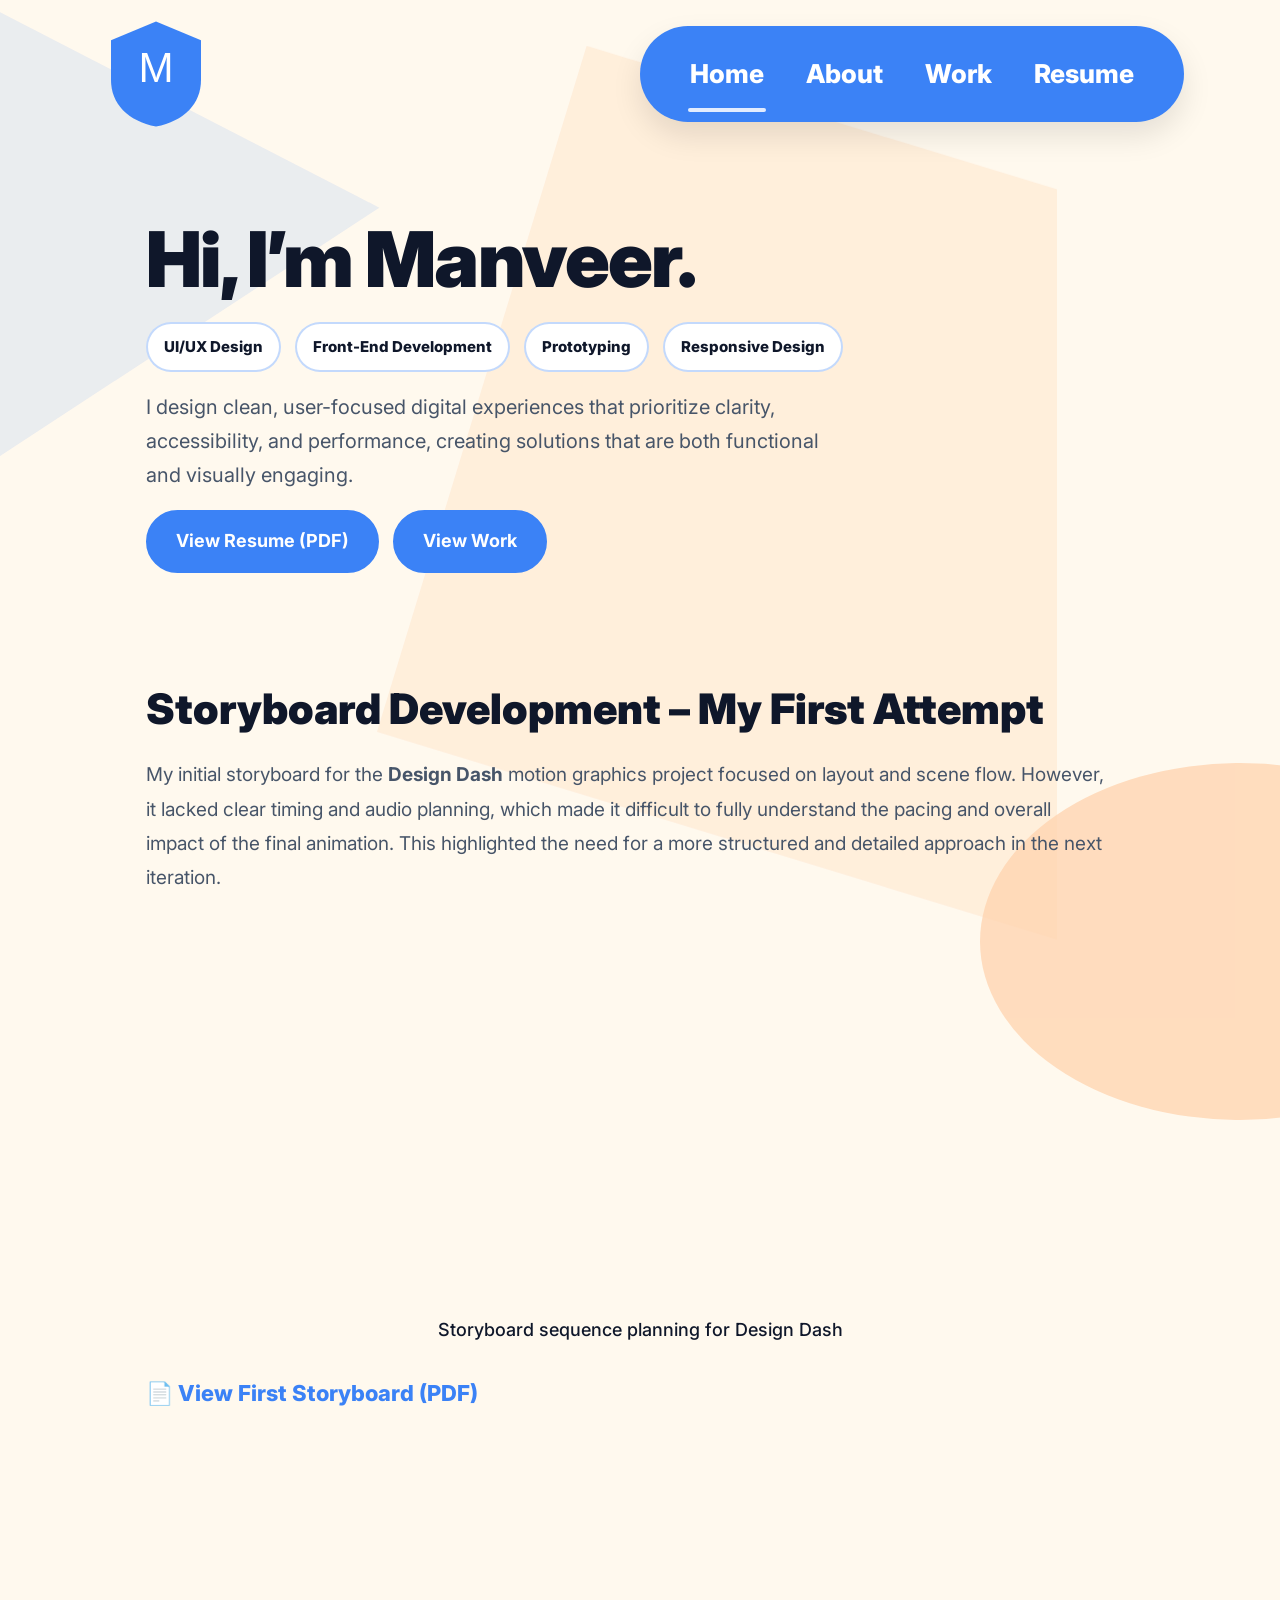
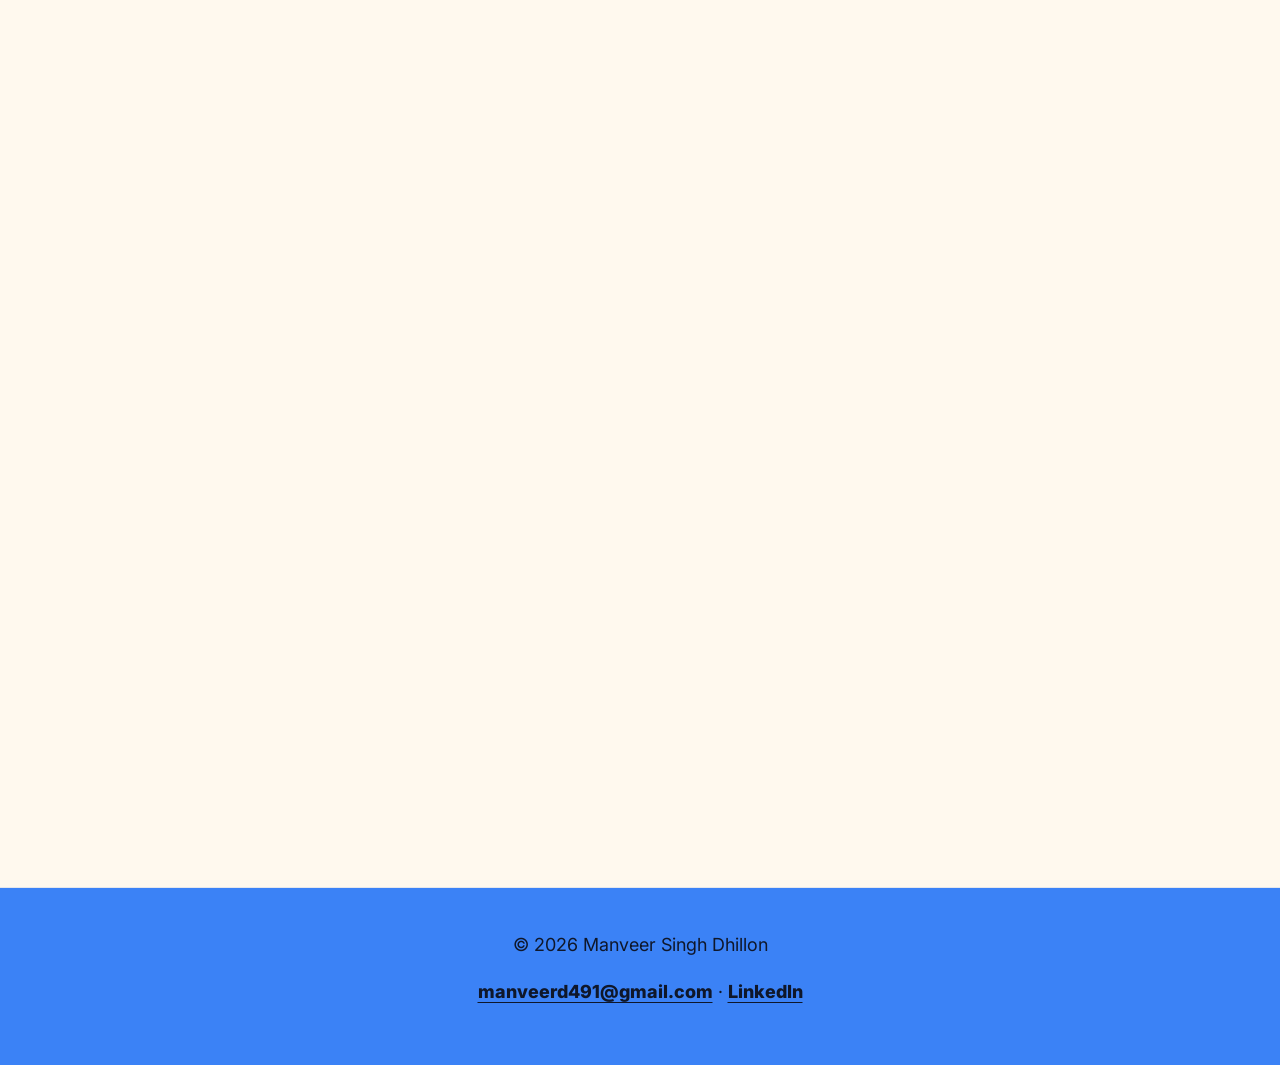
<file: index.html>
<!doctype html>
<html lang="en">
<head>
  <meta charset="utf-8">
  <meta name="viewport" content="width=device-width, initial-scale=1">
  <title>Manveer Singh Dhillon — Portfolio</title>

  <!-- Google Fonts (keep Inter; remove Pacifico if not using it) -->
  <link href="https://fonts.googleapis.com/css2?family=Inter:wght@400;600;700&display=swap" rel="stylesheet">
  <link rel="stylesheet" href="style.css">
  <script src="script.js" defer></script>
</head>

<body class="home">

  <!-- NAV (ONLY ONE Home link, with active class) -->
  <nav class="nav">
    <div class="nav-inner">
      
     <a class="brand" href="index.html">
  <img src="assets/logo-shield.svg" alt="Manveer Logo" class="nav-logo">
</a>
      <div class="menu">
        <a href="index.html" class="active">Home</a>
        <a href="about.html">About</a>
        <a href="work.html">Work</a>
        <a href="assets/Manveer_Singh_Dhillon_Resume.pdf" target="_blank" rel="noopener">Resume</a>
      </div>
      
    </div>
  </nav>
<!-- PAGE DECOR SHAPES -->
<div class="page-decor" aria-hidden="true">
  <img src="assets/Polygon 4.svg" class="shape shape-polygon" alt="">
  <img src="assets/Rectangle 30.svg" class="shape shape-rect" alt="">
  <img src="assets/Ellipse 4.svg" class="shape shape-ellipse" alt="">
</div>
<!-- HERO -->
<header class="hero">

  <div class="container hero-inner">
    <div class="hero-content hero-load">
      <h1>Hi, I’m Manveer.</h1>
 <div class="hero-cta-block">
        <ul class="skill-strip">
          <li>UI/UX Design</li>
          <li>Front-End Development</li>
          <li>Prototyping</li>
          <li>Responsive Design</li>
        </ul>

      <p class="lead">
       I design clean, user-focused digital experiences that prioritize clarity, accessibility, and performance, creating solutions that are both functional and visually engaging.
      </p>

     
        <div class="hero-actions">
          <a class="btn btn-primary"
             href="assets/Manveer_Singh_Dhillon_Resume.pdf"
             target="_blank" rel="noopener">
            View Resume (PDF)
          </a>

          <a class="btn btn-ghost" href="work.html">
            View Work
          </a>
        </div>
      </div>
    </div>
  </div>
</header>

  <!-- ARTICLE 1 -->
   <section class="article reveal">
    <h2>Storyboard Development – My First Attempt</h2>
    <p>
      My initial storyboard for the <strong>Design Dash</strong>  motion graphics project focused on layout and scene flow. However, it lacked clear timing and audio planning, which made it difficult to fully understand the pacing and overall impact of the final animation. This highlighted the need for a more structured and detailed approach in the next iteration.
    </p>

    <div class="article-images">
      <figure>
       <img class="reveal-img" src="assets/storyboard-sample.png" alt="Storyboard sample frame">
        <figcaption>Storyboard sequence planning for Design Dash</figcaption>
      </figure>
    </div>

    <p>
      <a href="assets/Dhillon_Storyboard_ProjectB.pdf" target="_blank" rel="noopener">📄 View First Storyboard (PDF)</a>
    </p>
  </section>

  <!-- ARTICLE 2 -->
  <section class="article reveal">
    <h2>Improving My Storyboard: From Static to Structured</h2>
    <p>
      In the second version, I refined my storyboard by incorporating  <strong>timing, sound cues, and scene durations</strong> to create a clearer and more detailed production guide. This transformation helped turn my initial concept into a structured storyboard, improving both the pacing and overall planning of the motion graphics project.
    </p>

    <div class="article-images">
      <figure>
        <img class="reveal-img" src="assets/storyboard-improved.png" alt="Storyboard with timing and music planning">
        <figcaption>Timing and sound planning in PowerPoint</figcaption>
      </figure>
    </div>

    <p>
      <a href="assets/MDIA_3075_Portfolio_1_Article_Support_Creation.pdf" target="_blank" rel="noopener">🎧 View Improved Storyboard (PDF)</a>
    </p>
  </section>
<script>
  const revealItems = document.querySelectorAll(".reveal, .reveal-img");

  const io = new IntersectionObserver((entries) => {
    entries.forEach((entry) => {
      if (entry.isIntersecting) {
        entry.target.classList.add("is-visible");
      } else {
        entry.target.classList.remove("is-visible");
      }
    });
  }, { threshold: 0.15 });

  revealItems.forEach((el) => io.observe(el));
</script>
<script>
  const nav = document.querySelector(".nav");

  window.addEventListener("scroll", () => {
    if (window.scrollY > 50) {
      nav.classList.add("shrink");
    } else {
      nav.classList.remove("shrink");
    }
  });
</script>

  <!-- FOOTER -->
  <footer class="footer">
    <p>© 2026 Manveer Singh Dhillon</p>
    <p>
      <a href="mailto:manveerd491@gmail.com">manveerd491@gmail.com</a> ·
      <a href="https://www.linkedin.com/in/manveer-dhillon-099b882b0" target="_blank" rel="noopener">LinkedIn</a>
    </p>
  </footer>
<button id="backToTop" class="back-to-top" aria-label="Back to top">
  ↑
</button>
</body>
</html>
</file>
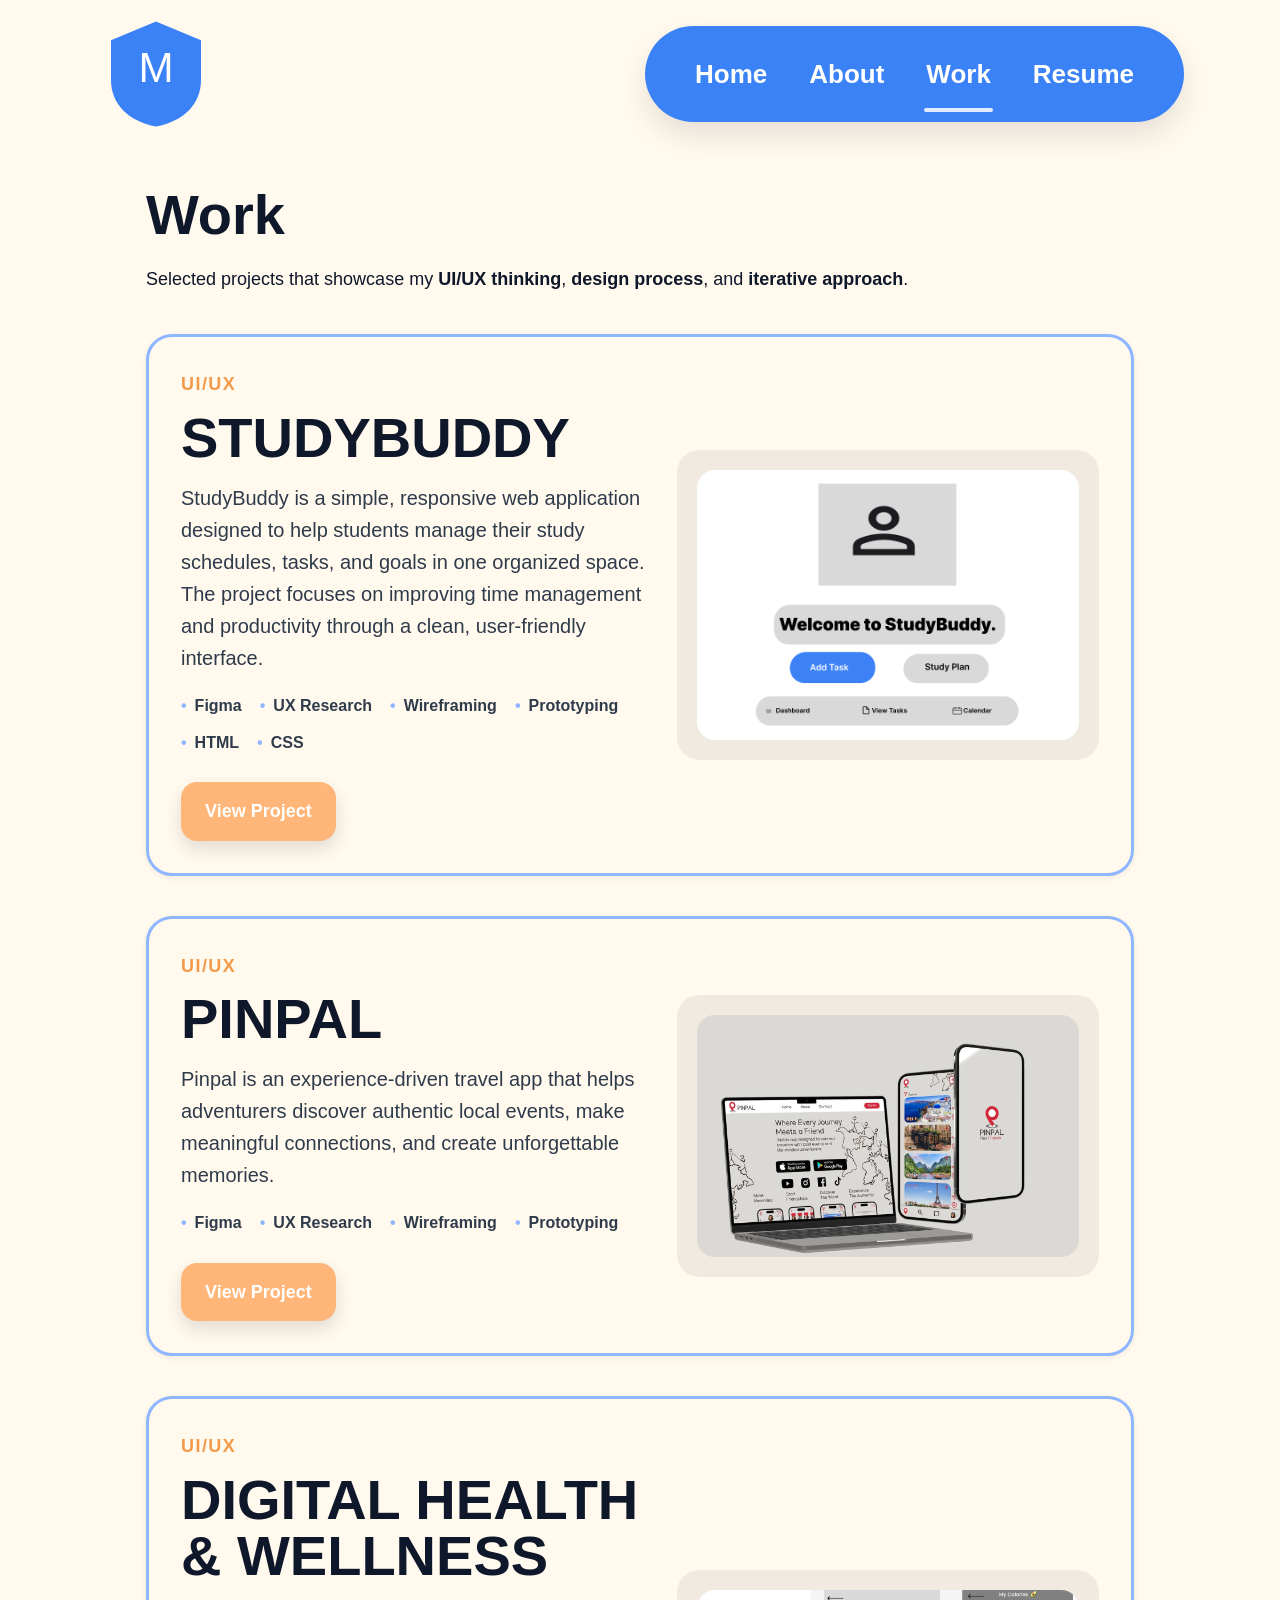
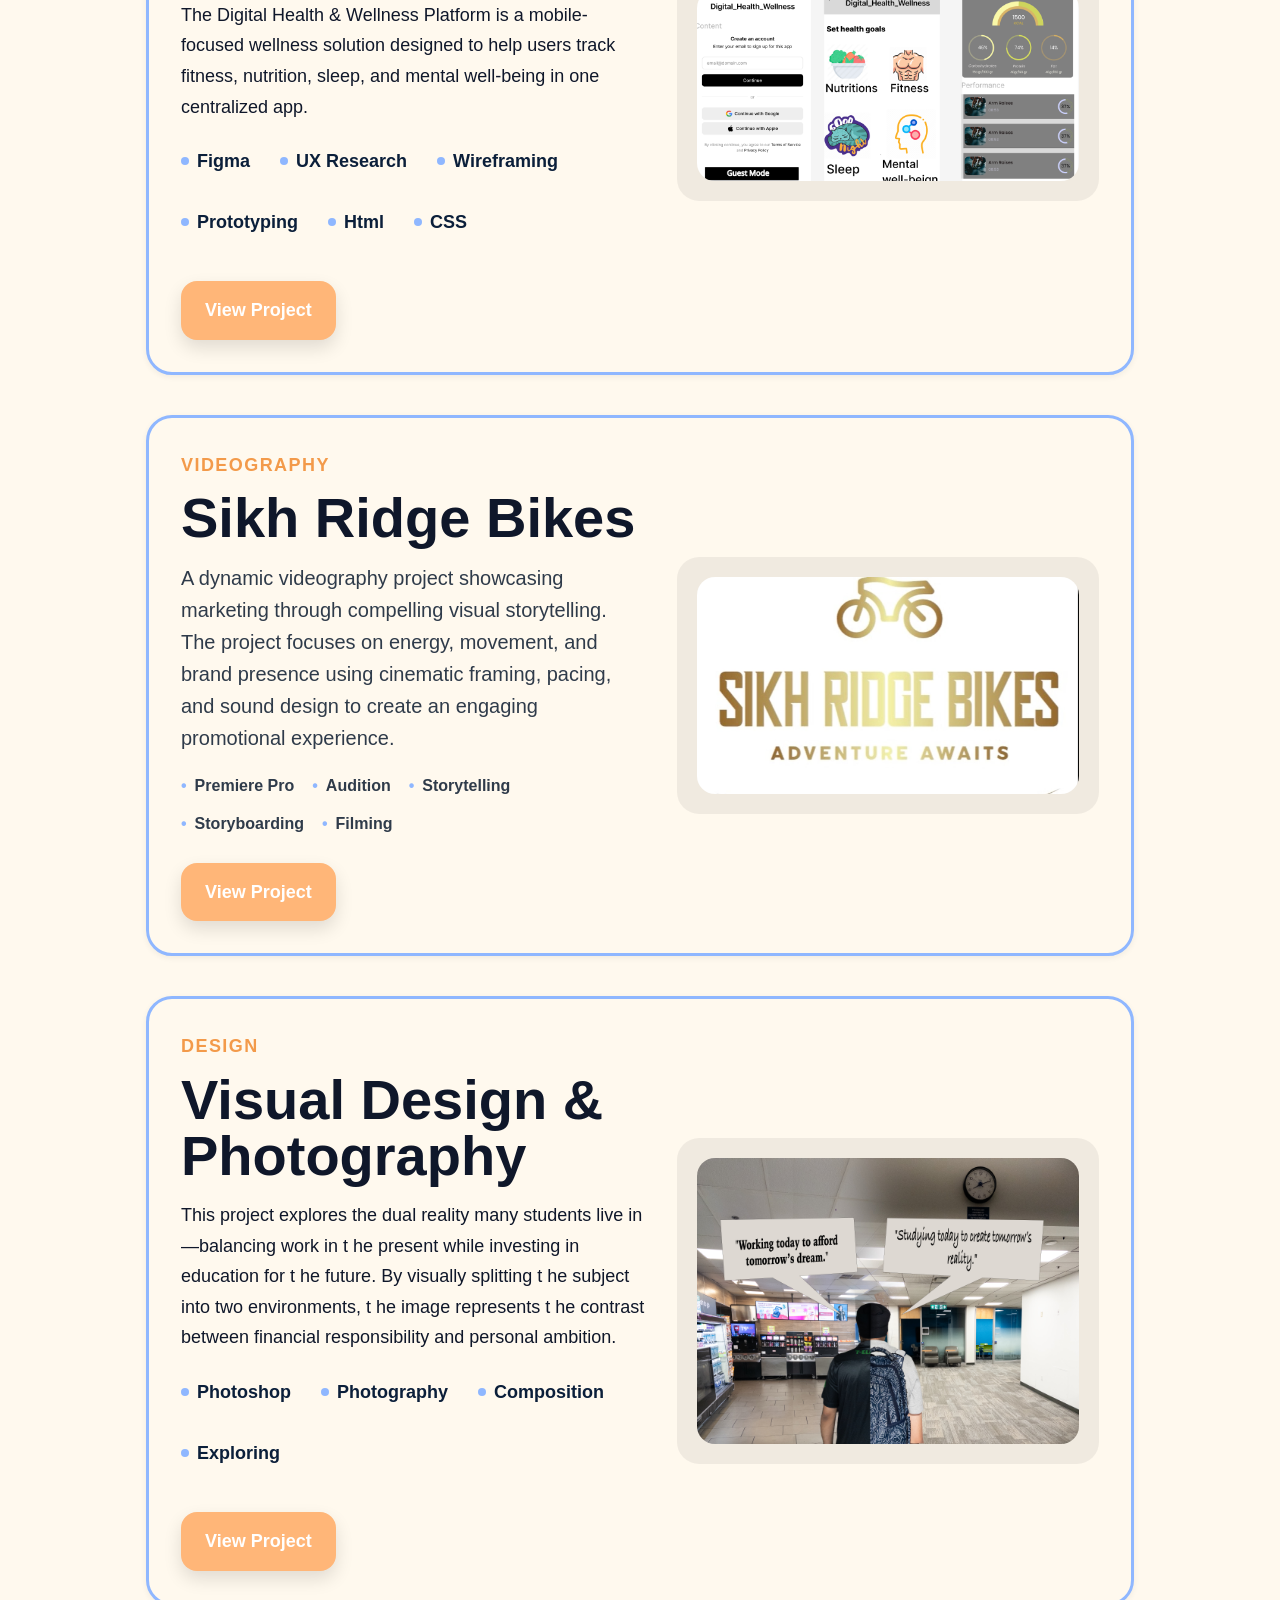
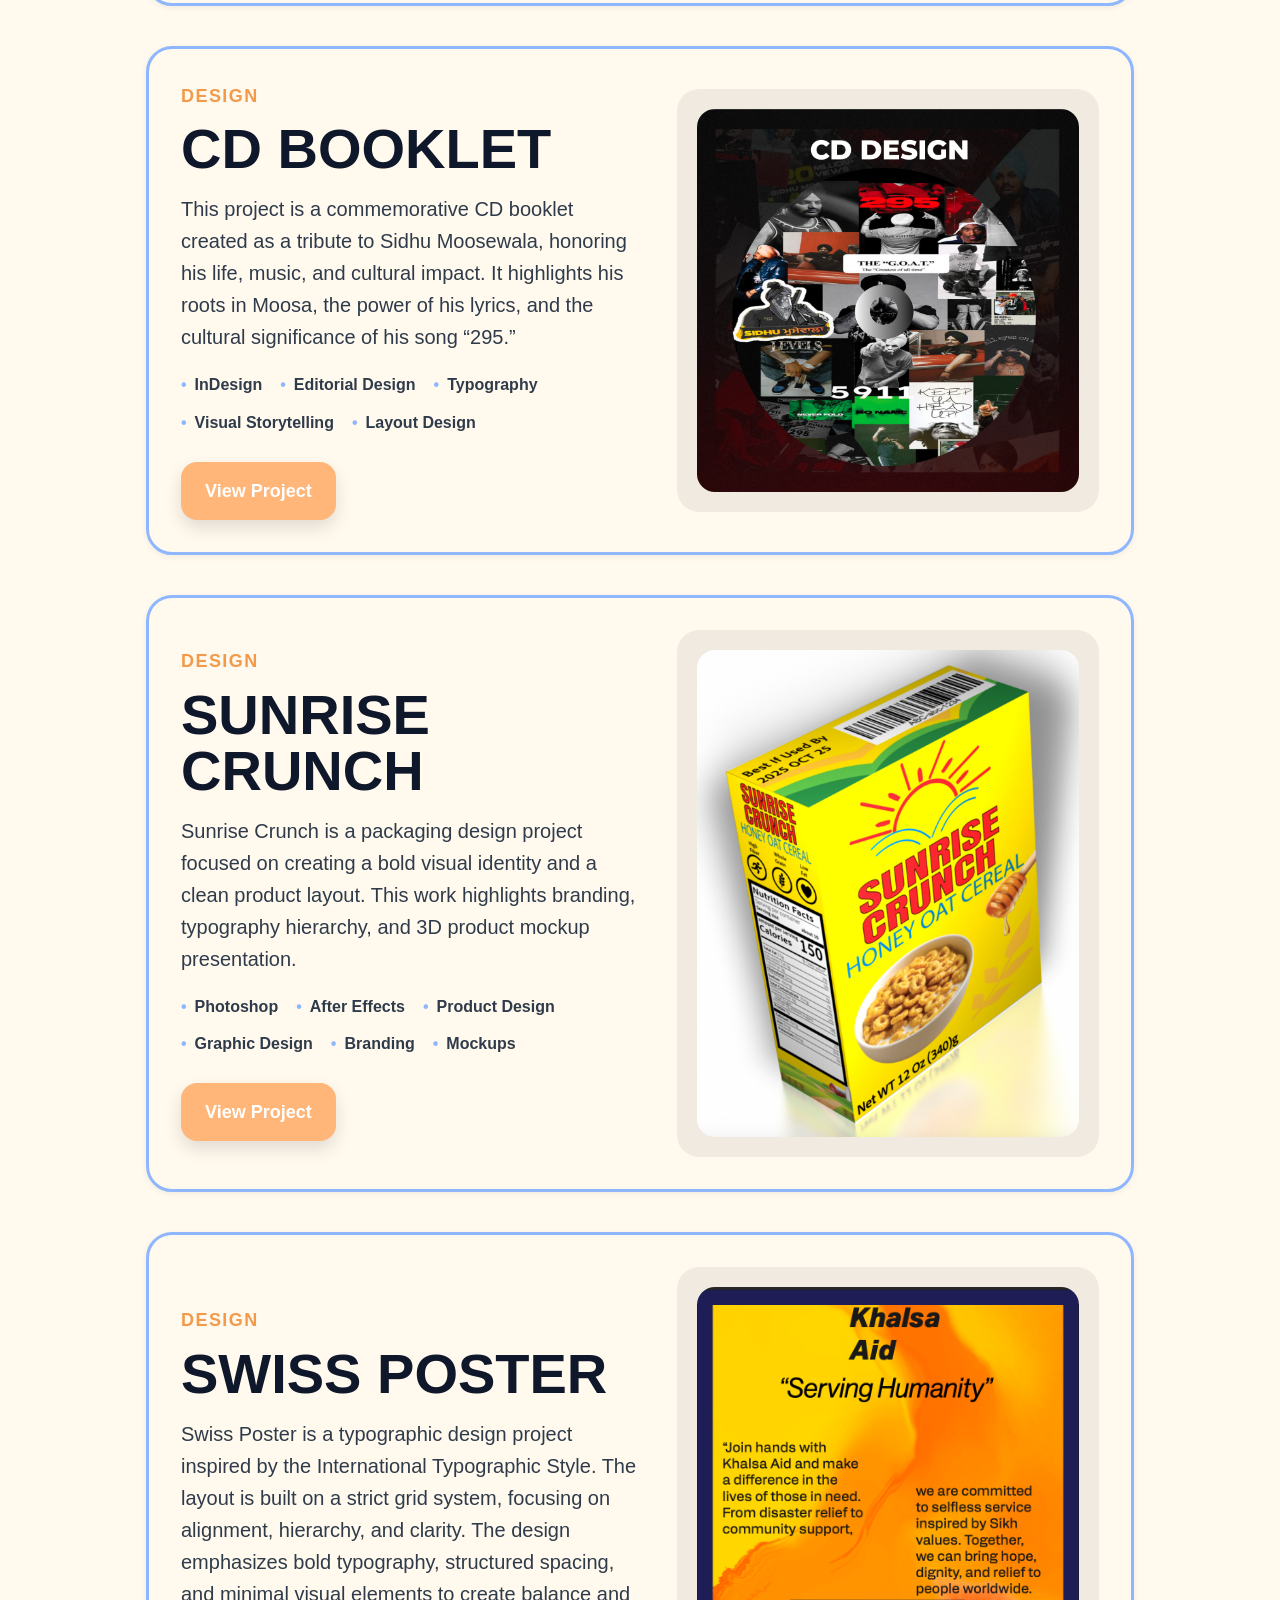
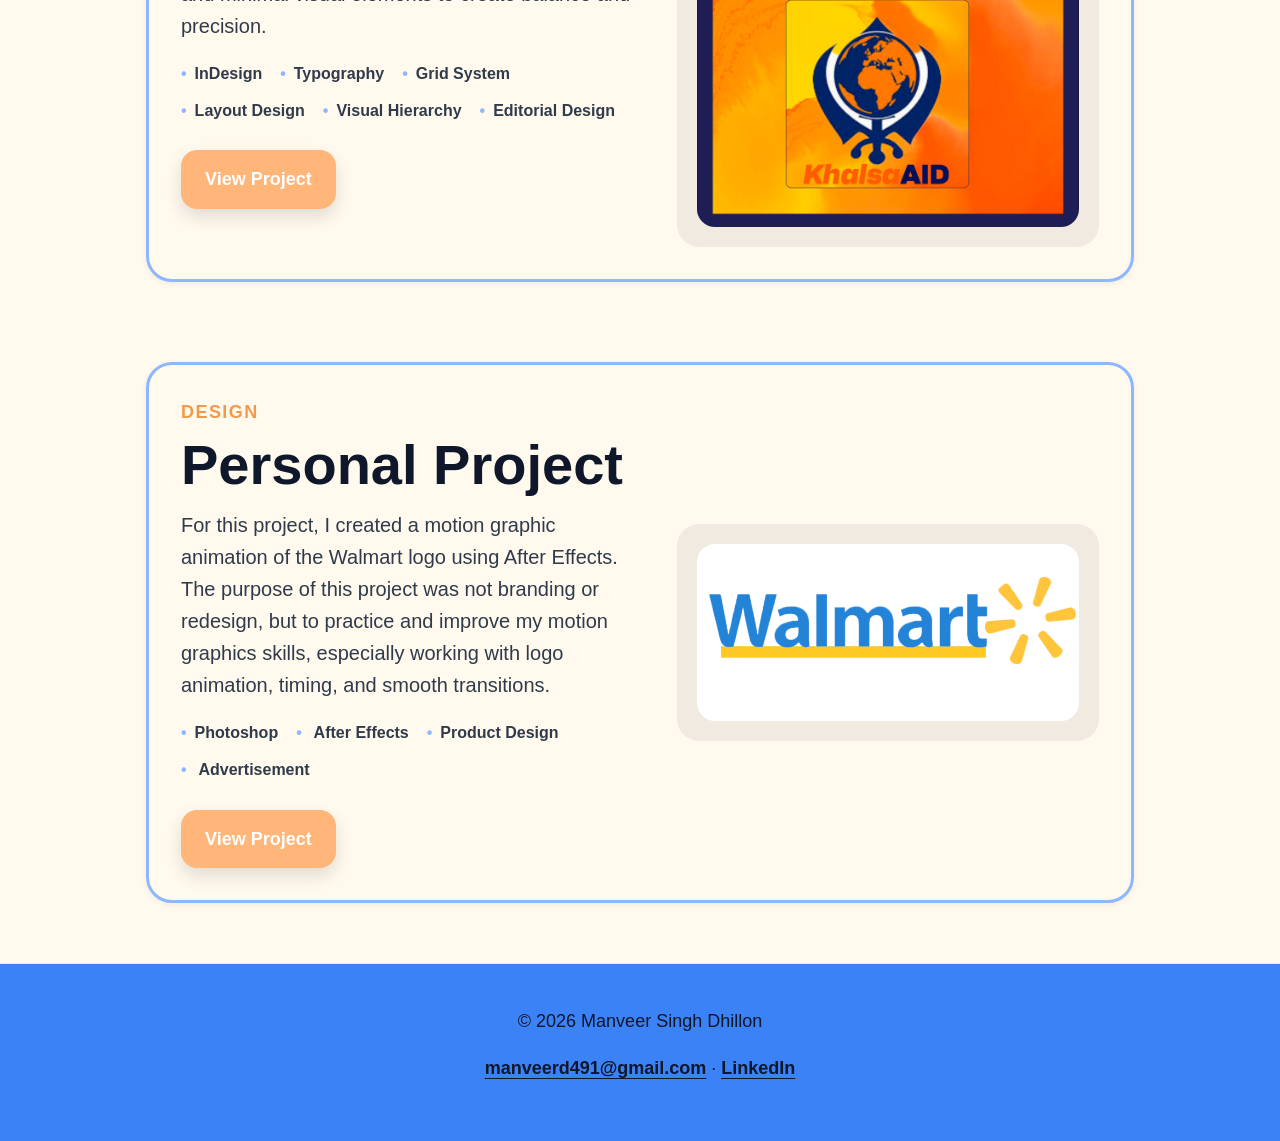
<file: work.html>
<!doctype html>
<html lang="en">
<head>
  <meta charset="utf-8">
  <meta name="viewport" content="width=device-width,initial-scale=1">
  <title>Work — Manveer Singh Dhillon</title>
  <meta name="description" content="Selected projects by Manveer Singh Dhillon: wireframes, prototypes, motion graphics, and interactive web work.">
  <link rel="stylesheet" href="style.css">
  <script src="script.js" defer></script>
</head>

<body>

  <!-- NAV (ONLY ONE Work link, with active class) -->
  <nav class="nav">
    <div class="nav-inner">
      
      <a class="brand" href="index.html"><img src="assets/logo-shield.svg" alt="Manveer Logo" class="nav-logo"></a>

      <div class="menu">
        <a href="index.html">Home</a>
        <a href="about.html">About</a>
        <a href="work.html" class="active">Work</a>
        <a href="assets/Manveer_Singh_Dhillon_Resume.pdf" target="_blank" rel="noopener">Resume</a>
      </div>
    </div>
  </nav>

  <main class="container" style="padding-top:36px">
    <h1>Work</h1>
    <p class="lead"><p>
  Selected projects that showcase my <strong>UI/UX thinking</strong>, <strong>design process</strong>, and <strong>iterative approach</strong>.


   

 <!-- StudyBuddy -->
<section class="project-feature">
  <div class="project-feature__text">
    <p class="project-kicker">UI/UX</p>
    <h2 class="project-title">STUDYBUDDY</h2>

    <p class="project-desc">
      StudyBuddy is a simple, responsive web application designed to help students 
      manage their study schedules, tasks, and goals in one organized space. 
      The project focuses on improving time management and productivity 
      through a clean, user-friendly interface.
    </p>

    <ul class="project-tags">
      <li>Figma</li>
      <li>UX Research</li>
      <li>Wireframing</li>
      <li>Prototyping</li>
      <li>HTML</li>
      <li>CSS</li>
    </ul>

    <a class="project-btn" href="studybuddy.html">View Project</a>
  </div>

  <div class="project-feature__media">
    <img src="assets/wireframes/studybuddy.png" alt="StudyBuddy wireframes">
  </div>
</section>
  
  <!-- Pinpal  -->
<section class="project-feature">
  <div class="project-feature__text">
    <p class="project-kicker">UI/UX</p>
    <h2 class="project-title">PINPAL</h2>

    <p class="project-desc">
      Pinpal is an experience-driven travel app that helps adventurers discover authentic
      local events, make meaningful connections, and create unforgettable memories.
    </p>

    <ul class="project-tags">
      <li>Figma</li>
      <li>UX Research</li>
      <li>Wireframing</li>
      <li>Prototyping</li>
    </ul>

    <a class="project-btn" href="projects/pinpal.html">View Project</a>
  </div>

  <div class="project-feature__media">
   <img src="assets/wireframes/Pinpal.png" alt="Pinpal wireframe">
  </div>
</section>


  <!-- Digital Health & Wellness -->
  <section class="project-feature">
    <div class="project-feature__text">
      <p class="project-kicker">UI/UX</p>
      <h2 class="project-title">DIGITAL HEALTH &amp; WELLNESS</h2>

      <p class="work-description">
  The Digital Health & Wellness Platform is a mobile-focused wellness solution 
  designed to help users track fitness, nutrition, sleep, and mental well-being 
  in one centralized app.
</p>

<ul class="work-tools-inline">
  <li>Figma</li>
  <li>UX Research</li>
  <li>Wireframing</li>
  <li>Prototyping</li>
  <li>Html</li>
  <li>CSS</li>
</ul>
      <p class="project-desc"></p>
      <ul class="project-tags"></ul>

      <a class="project-btn" href="projects/digital-health.html">View Project</a>
    </div>

    <div class="project-feature__media">
      <img src="assets/wireframes/Digital_Health_Wellness.png" alt="Digital Health & Wellness wireframes">

    </div>
  </section>

</section>

    <!-- STORYTELLING VIDEOS -->
<!-- Project B -->
<section class="project-feature project-feature--projectb">
  <div class="project-feature__text">
    <p class="project-kicker">Videography</p>
    <h2 class="project-title">Sikh Ridge Bikes</h2>

    <p class="project-desc">
      A dynamic videography project showcasing marketing through compelling 
      visual storytelling. The project focuses on energy, movement, and brand presence 
      using cinematic framing, pacing, and sound design to create an engaging promotional experience.
    </p>

    <ul class="project-tags">
      <li>Premiere Pro</li>
      <li>Audition</li>
      <li>Storytelling</li>
      <li>Storyboarding</li>
      <li>Filming</li>
    </ul>

    <a class="project-btn" href="projects/video-storytelling.html">View Project</a>
  </div>

  <div class="project-feature__media">
    <img src="assets/video-storytelling-preview.png" alt="Honey Bee Media Video Preview">
  </div>
</section>

<!-- Photographys -->
  <section class="project-feature">
    <div class="project-feature__text">
      <p class="project-kicker">Design</p>
      <h2 class="project-title">Visual Design & Photography </h2>

      <p class="work-description">
  This project explores the dual reality many students live in—balancing work
in t he present while investing in education for t he future. By visually splitting
t he subject into two environments, t he image represents t he contrast
between financial responsibility and personal ambition.
</p>

<ul class="work-tools-inline">
  <li>Photoshop</li>
  <li>Photography</li>
  <li>Composition</li>
  <li>Exploring</li>
 
</ul>
      <p class="project-desc"></p>
      <ul class="project-tags"></ul>

      <a class="project-btn" href="projects/Photography.html">View Project</a>
    </div>

    <div class="project-feature__media">
      <img src="assets/photography_Project.jpg" alt="Digital Health & Wellness wireframes">
    </div>
  </section>

<!-- CD Booklet -->
<section class="project-feature">
  <div class="project-feature__text">
    <p class="project-kicker">Design</p>
    <h2 class="project-title">CD BOOKLET</h2>

    <p class="project-desc">
      This project is a commemorative CD booklet created as a tribute to Sidhu Moosewala, 
      honoring his life, music, and cultural impact.   It highlights his roots in Moosa, 
      the power of his lyrics, and the cultural significance of his song “295.”
    </p>

    <ul class="project-tags">
      <li>InDesign</li>
      <li>Editorial Design</li>
      <li>Typography</li>
      <li>Visual Storytelling</li>
      <li>Layout Design</li>
    </ul>

    <a class="project-btn" href="projects/cd-booklet.html">View Project</a>
  </div>

   <div class="project-feature__media">
    <img src="assets/cd-booklet-cover.png" alt="CD Booklet cover design">
  </div>
</section>

<!-- Sunrise Crunch -->
<section class="project-feature project-feature--sunrise">
  <div class="project-feature__text">
    <p class="project-kicker">Design</p>
    <h2 class="project-title">SUNRISE CRUNCH</h2>

    <p class="project-desc">
      Sunrise Crunch is a packaging design project focused on creating a bold visual identity
      and a clean product layout. This work highlights branding, typography hierarchy, and
      3D product mockup presentation.
    </p>

    <ul class="project-tags">
      <li>Photoshop</li>
      <li>After Effects</li>
      <li>Product Design</li>
      <li>Graphic Design</li>
      <li>Branding</li>
      <li>Mockups</li>
    </ul>

   <a class="project-btn" href="projects/sunrise-crunch.html">View Project</a>
  </div>

  <div class="project-feature__media">
    <img src="assets/sunrise-crunch-card.png" alt="Sunrise Crunch cereal box mockup">
  </div>
</section>


<!-- Swiss Poster -->
<section class="project-feature project-feature--sunrise">
  <div class="project-feature__text">
    <p class="project-kicker">Design</p>
    <h2 class="project-title">SWISS POSTER</h2>

    <p class="project-desc">
      Swiss Poster is a typographic design project inspired by the International 
      Typographic Style. The layout is built on a strict grid system, focusing on 
      alignment, hierarchy, and clarity. The design emphasizes bold typography, 
      structured spacing, and minimal visual elements to create balance and precision.
    </p>

    <ul class="project-tags">
      <li>InDesign</li>
      <li>Typography</li>
      <li>Grid System</li>
      <li>Layout Design</li>
      <li>Visual Hierarchy</li>
      <li>Editorial Design</li>
    </ul>

    <a class="project-btn" href="projects/swiss-poster.html">View Project</a>
  </div>

  <div class="project-feature__media">
    <img src="assets/MDIA1905_a4_ManveerSinghDhillon (1).png" alt="Swiss poster design preview">
  </div>
</section>

<section style="margin-top:80px">



  <!-- Personal Project -->
<section class="project-feature">
  <div class="project-feature__text">
    <p class="project-kicker">Design</p>
    <h2 class="project-title">Personal Project</h2>

    <p class="project-desc">
      For this project, I created a motion graphic animation of the Walmart logo using After Effects. The purpose of this project was not branding or redesign, but to practice and improve my motion graphics skills, especially working with logo animation, timing, and smooth transitions.

    <ul class="project-tags">
      <li>Photoshop</li>
      <li> After Effects </li>
      <li>Product Design </li>
      <li> Advertisement</li>
      
    </ul>
    <a class="project-btn" href="projects/walmart-ad.html">View Project</a>

  </div>

  <div class="project-feature__media">
    <img src="assets/Dhillon_004.png" alt="CD Booklet cover design">
  </div>
</section>

  </main>
<script>
  const nav = document.querySelector(".nav");

  window.addEventListener("scroll", () => {
    if (window.scrollY > 50) {
      nav.classList.add("shrink");
    } else {
      nav.classList.remove("shrink");
    }
  });
</script>
  
<!-- FOOTER -->
  <footer class="footer">
    <p>© 2026 Manveer Singh Dhillon</p>
    <p>
      <a href="mailto:manveerd491@gmail.com">manveerd491@gmail.com</a> ·
      <a href="https://www.linkedin.com/in/manveer-dhillon-099b882b0" target="_blank" rel="noopener">LinkedIn</a>
    </p>
  </footer>
  <button id="backToTop" class="back-to-top" aria-label="Back to top">
  ↑
</button>
</body>
</html>
</file>
<file: style.css>
/* =========================
   ROOT / THEME
   ========================= */
:root{
  --brand: #1d4079;
  --brand-2: #3B82F6;
  --accent: #5fb0bf;

  --bg: #fff9ee;
  --bg-soft: #fff9ee;

  --ink: #0f172a;
  --muted: #475569;
  --line: 1.7;

  /* Typography scale (ONLY these sizes) */
  --h1: clamp(40px, 5vw, 56px);
  --h2: 32px;
  --h3: 22px;
  --body: 18px;
  --small: 14px;

  --container: 900px;
  --radius: 14px;
  --shadow: 0 6px 18px rgba(0,0,0,0.10);
  --shadow-soft: 0 2px 6px rgba(0,0,0,0.06);
}

/* =========================
   BASE / GLOBAL
   ========================= */
*{ box-sizing: border-box; }
/* =========================
   ROOT / THEME
   ========================= */
:root{
  --brand: #1d4079;
  --brand-2: #3B82F6;
  --accent: #5fb0bf;

  --bg: #fff9ee;
  --bg-soft: #fff9ee;

  --ink: #0f172a;
  --muted: #475569;
  --line: 1.7;

  /* Typography scale (ONLY these sizes) */
  --h1: clamp(40px, 5vw, 56px);
  --h2: 32px;
  --h3: 22px;
  --body: 18px;
  --small: 14px;

  --container: 900px;
  --radius: 14px;
  --shadow: 0 6px 18px rgba(0,0,0,0.10);
  --shadow-soft: 0 2px 6px rgba(0,0,0,0.06);
}

/* =========================
   BASE / GLOBAL
   ========================= */
*{ box-sizing: border-box; }

body{
  font-family: "Inter", Arial, sans-serif;
  margin: 0;
  background: var(--bg);
  color: var(--ink);
  line-height: var(--line);
}

/* Global typography */
h1{ font-size: var(--h1); line-height: 1.1; margin: 0 0 16px; }
h2{ font-size: var(--h2); margin: 0 0 12px; }
h3{ font-size: var(--h3); margin: 0 0 10px; }
p{ font-size: var(--body); margin: 0 0 16px; color: var(--ink); }
small{ font-size: var(--small); color: var(--muted); }

a{ color: inherit; }
img{ max-width: 100%; height: auto; display:block; }

/* Layout helpers */
.container{
  max-width: var(--container);
  margin: 0 auto;
  padding: 24px;
}

.lead{
  font-size: 20px;
  color: var(--muted);
  max-width: 62ch;
}

/* =========================
   NAV (ALL PAGES) — CLEAN
   ========================= */


/* inner row */
.nav-inner{
  max-width: 1200px;
  margin: 0 auto;
  padding: 0 0px; /* ✅ controls how left the logo is */
  display: flex;
  justify-content: space-between;
  align-items: center;
}

.brand{
  display: inline-flex;
  align-items: center;
  text-decoration: none;
}

.nav-logo{
  width: 120px;
  height: auto;
  display: block;
  transition: width .25s ease;
}

/* Capsule menu */
.menu{
  display: flex;
  gap: 34px;
  align-items: center;
  background: var(--brand-2);
  padding: 18px 44px;
  border-radius: 999px;
  box-shadow: 0 10px 24px rgba(0,0,0,0.10);
  transition: padding .25s ease;
}

.nav .menu a{
  text-decoration: none;
  font-weight: 800;
  font-size: 26px;
  color: #fff;
  position: relative;
  padding: 6px 2px;
}

/* underline */
.nav .menu a::after{
  content:"";
  position:absolute;
  left:0;
  bottom:-10px;
  width:0;
  height:4px;
  background: rgba(255,255,255,0.85);
  border-radius: 999px;
  transition: width 0.25s ease;
}
.nav .menu a:hover::after,
.nav .menu a.active::after{
  width: 100%;
}

/* global shrink */
.nav.shrink{
  padding: 10px 0;
}

.nav.shrink .menu{
  padding: 10px 28px;
}

.nav.shrink .menu a{
  font-size: 16px;
}

/* responsive */
@media (max-width: 900px){
  .nav-inner{ flex-direction: column; gap: 14px; }
  .menu{ width: 100%; justify-content: center; padding: 14px 20px; gap: 18px; flex-wrap: wrap; }
  .nav .menu a{ font-size: 18px; }
}

.nav{
  transition: padding .25s ease, transform .25s ease;
}

.nav-logo{
  transition: width .25s ease;
}

.menu{
  transition: padding .25s ease;
}



body{
  padding-top: 160px;   /* adjust if needed */
}

/* ===== FINAL NAV + PAGE SPACING (KEEP ONLY THIS) ===== */
.nav{
  position: fixed;
  top: 0; left: 0; right: 0;
  z-index: 9999;
  background: var(--bg-soft);
}

/* pushes all pages below the fixed nav */
body{
  padding-top: 140px; /* change to 120 or 150 if needed */
}
/* =========================
   NAV — FINAL (put at VERY bottom)
   ========================= */

:root{
  --nav-h: 110px; /* tweak if needed */
}

/* push page content below fixed nav */
body{
  padding-top: var(--nav-h) !important;
}

/* fixed bar */
.nav{
  position: fixed !important;
  top: 0; left: 0; right: 0;
  z-index: 9999 !important;

  background: var(--bg-soft);  /* same cream background */
  padding: 14px 0 !important;  /* smaller so it doesn't cover hero */
}

/* row */
.nav-inner{
  max-width: 1200px;
  margin: 0 auto;
  padding: 0 24px; /* controls logo left spacing */
  display: flex;
  align-items: center;
  justify-content: space-between;
  gap: 24px;
}

/* logo size */
.nav-logo{
  width: 96px;     /* smaller so it doesn’t look huge */
  height: auto;
}

/* menu pill */
.menu{
  display: flex;
  align-items: center;
  gap: 34px;

  padding: 16px 36px;     /* smaller pill */
  border-radius: 999px;
  background: var(--brand-2);
  box-shadow: 0 10px 24px rgba(0,0,0,0.10);
}

.nav .menu a{
  font-size: 22px;        /* smaller text */
  font-weight: 800;
  text-decoration: none;
  color: #fff;
}

/* mobile */
@media (max-width: 900px){
  :root{ --nav-h: 140px; } /* nav becomes taller when stacked */

  .nav-inner{
    flex-direction: column;
    align-items: center;
    gap: 12px;
  }

  .menu{
    width: 100%;
    justify-content: center;
    flex-wrap: wrap;
    gap: 18px;
    padding: 14px 18px;
  }

  .nav .menu a{
    font-size: 18px;
  }
}

/* =========================
   HOME HERO (index.html)
   ========================= */

.hero-inner{
  display: grid;
  grid-template-columns: 1fr;   /* ✅ single column */
     gap: 22px;
  align-items: start;
}
.hero-logo{ width: 180px; } /* slightly smaller = cleaner */
.hero-logo-wrap{ margin-left: 0; } /* remove negative margin */

.hero-content p{
  font-size: 20px;
  color: var(--muted);
  max-width: 52ch;
}
/* =========================
   HOME HERO UPGRADES
   ========================= */

/* skills strip */
.skill-strip{
  list-style: none;
  display: flex;
  flex-wrap: wrap;
  gap: 10px;
  padding: 0;
  margin: 14px 0 18px;
}

/* skill pills */
.skill-strip li{
  font-size: 14px;
  font-weight: 700;
  padding: 8px 12px;
  border-radius: 999px;
  border: 1px solid rgba(59,130,246,0.35);
  background: #fff;
  color: #0f172a;
  transition: all 0.25s ease;
}

/* hover animation */
.skill-strip li:hover{
  background: #ffb678;  /* orange */
  color: #ffffff;       /* dark text (better contrast than white) */
  transform: scale(1.04);
  box-shadow: 0 10px 22px rgba(255,182,120,0.35);
}

/* buttons row */
.hero-actions{
  display: flex;
  gap: 12px;
  flex-wrap: wrap;
  align-items: center;
}

/* secondary button */
.btn-ghost{
  display: inline-block;
  padding: 12px 18px;
  border-radius: 12px;
  border: 1px solid rgba(0,0,0,0.18);
  font-weight: 700;
  text-decoration: none;
  color: inherit;
  background: transparent;
}

/* mobile align */
@media (max-width: 768px){
  .skill-strip{ justify-content: center; }
  .hero-actions{ justify-content: center; }
}
/* Buttons (global) */
.btn{
  display:inline-block;
  padding: 12px 18px;
  border-radius: 12px;
  text-decoration:none;
  font-weight: 700;
  border: 1px solid rgba(0,0,0,0.10);
  transition: transform .15s ease, opacity .15s ease;
}

.btn-primary{
  background: var(--brand-2);
  color: var(--ink);
  border-color: rgba(0,0,0,0.0);
}

/* Base button */
.btn{
  display:inline-block;
  padding: 12px 18px;
  border-radius: 12px;
  text-decoration:none;
  font-weight: 700;
  border: 1px solid rgba(0,0,0,0.10);
  transition: 
    background0.25s ease,
    transform 0.2s ease,
    box-shadow 0.2s ease,
    border-color 0.25s ease;
}

/* Primary button */
.btn-primary{
  background: var(--brand-2);
  color: #0f172a;
  border: none;
}

/* Primary hover */
.btn-primary:hover{
  border: 1px solid rgba(59,130,246,0.35);
  color: #ffffff;
  transform: scale(1.04);
  box-shadow: 0 12px 26px rgba(255,182,120,0.35);
}

/* Ghost button */
.btn-ghost{
  background: transparent;
  border: 1px solid rgba(0,0,0,0.18);
  color: #37435f;
}

/* Ghost hover */
.btn-ghost:hover{
  background: #ffb678;
border: 1px solid rgba(59,130,246,0.35);
  color: #ffffff;
  transform: scale(1.04);
  box-shadow: 0 12px 26px rgba(255,182,120,0.35);
}
/* ===== Scroll reveal animations ===== */
.reveal{
  opacity: 0;
  transform: translateY(20px);
  transition: opacity .7s ease, transform .7s ease;
  will-change: opacity, transform;
}

.reveal.is-visible{
  opacity: 1;
  transform: translateY(0);
}

/* images reveal */
.reveal-img{
  opacity: 0;
  transform: translateY(18px) scale(0.98);
  transition: opacity .8s ease, transform .8s ease;
  will-change: opacity, transform;
}

.reveal-img.is-visible{
  opacity: 1;
  transform: translateY(0) scale(1);
}

/* hover effect for images */
.article-images img{
  transition: transform .25s ease, box-shadow .25s ease;
}

.article-images img:hover{
  transform: translateY(-6px) scale(1.01);
  box-shadow: 0 14px 30px rgba(0,0,0,0.16);
}

/* accessibility */
@media (prefers-reduced-motion: reduce){
  .reveal, .reveal-img{
    opacity: 1;
    transform: none;
    transition: none;
  }
}
.hero-load{
  animation: heroIn .8s ease both;
}

@keyframes heroIn{
  from{ opacity: 0; transform: translateY(18px); }
  to{ opacity: 1; transform: translateY(0); }
}
/* Mobile hero */
@media (max-width: 768px){
  .hero-inner{
    grid-template-columns: 1fr;
    text-align:center;
    gap: 24px;
  }
  .hero-logo-wrap{ margin-left: 0; }
  .hero-logo{ margin: 0 auto; }
}
     

/* ===== HOME/ABOUT HERO DECOR ONLY ===== */
.hero{
  position: relative;
  overflow: hidden;
}

.hero-decor{
  position: absolute;
  inset: 0;
  pointer-events: none;
  z-index: 0; /* behind hero content */
}

.hero-decor img{
  position: absolute;
  max-width: none;
  height: auto;
  opacity: 0.22;
}

/* hero content above shapes */
.hero .container{
  position: relative;
  z-index: 2;
}

/* positions */
.hero-decor .hero-shape-rect{
  right: -160px;
  top: 160px;
  width: 640px;
}

.hero-decor .hero-shape-polygon{
  left: 55%;
  top: 58%;
  transform: translate(-50%, -50%);
  width: 560px;
}

.hero-decor .hero-shape-ellipse{
  left: 45%;
  bottom: -360px;
  transform: translateX(-50%);
  width: 900px;
}

body{
  position: relative;
  overflow-x: hidden;
}

.page-decor{
  position: fixed;
  inset: 0;
  pointer-events: none;
  z-index: 0;
}

nav, main, footer{
  position: relative;
  z-index: 1;
}

.page-decor .shape{
  position: absolute;
  height: auto;
  max-width: none;
  opacity: 0.16;
}

/* positions */
.page-decor .shape-polygon{
  width: 520px;
  left: -140px;
  top: -60px;
}

.page-decor .shape-rect{
  width: 680px;
  left: 56%;
  top: 56%;
  transform: translate(-50%, -50%);
}

.page-decor .shape-ellipse{
  width: 520px;
  left: auto !important;
  right: -220px !important;  /* move to right */
  bottom: -220px;
  opacity: 60;
}

/* =========================
   FOOTER (ALL PAGES)
   ========================= */
.footer{
  background: var(--brand-2);
  color: var(--ink);
  text-align:center;
  padding: 18px;
  margin-top: 60px;
  border-top: 1px solid #e5e7eb;
  opacity: 0.95;
}
.footer{
  position: relative;
  z-index: 1;
}
/* =========================
   HOME ARTICLES (index.html)
   ========================= */
.article{
  max-width: var(--container);
  margin: 60px auto;
  padding: 0 20px;
}

.article h2{
  font-size: 28px;
  margin-bottom: 12px;
}

.article p{
  font-size: 18px;
  color: var(--muted);
}

.article-images{
  display:flex;
  justify-content:center;
  margin: 20px 0;
}

.article-images img{
  width: 90%;
  max-width: 520px;
  border-radius: 12px;
  box-shadow: var(--shadow);
}

.article a{
  color: var(--brand-2);
  font-weight: 700;
  text-decoration:none;
}
.article a:hover{ text-decoration: underline; }

/* =========================
   WORK PAGE PROJECT CARDS (work.html)
   ========================= */
.project-feature{
  display:grid;
  grid-template-columns: 1.1fr 1fr;
  gap: 32px;
  align-items:center;
  padding: 32px;
  border: 3px solid #8fb7ff;
  border-radius: 26px;
  background: #fff9ee;
  margin-top: 40px;
  box-shadow: var(--shadow-soft);
}

.project-kicker{
  font-weight: 800;
  letter-spacing: .08em;
  text-transform: uppercase;
  color: #f39a4a;
  margin: 0 0 10px;
}

.project-title{
  font-size: 56px;
  line-height: 1;
  margin: 0 0 16px;
}

.project-desc{
  font-size: 20px;
  line-height: 1.6;
  max-width: 52ch;
  margin: 0 0 18px;
  color: #2f3b4a;
}

/* Tags list */
.project-tags{
  display:flex;
  flex-wrap:wrap;
  gap: 10px 18px;
  padding: 0;
  margin: 0 0 26px;
  list-style: none;
  color: #2f3b4a;
  font-weight: 700;
  font-size: 16px;
}

.project-tags li::before{
  content:"•";
  margin-right: 8px;
  color:#8fb7ff;
}

/* Project button */
.project-btn{
  display:inline-block;
  padding: 14px 24px;
  border-radius: 16px;
  background:#ffb678;
  color:#fff;
  font-weight: 900;
  text-decoration:none;
  font-size: 18px;
  box-shadow: 0 8px 18px rgba(0,0,0,.12);
  transition: transform .15s ease, opacity .15s ease;
}
.project-btn:hover{ transform: translateY(-1px); opacity: .95; }

.project-feature__media{
  background: rgba(0,0,0,.06);
  border-radius: 22px;
  padding: 20px;
}

.project-feature__media img{
  width: 100%;
  height: auto;
  display:block;
  border-radius: 18px;
}

/* Work page responsive */
@media (max-width: 900px){
  .project-feature{ grid-template-columns: 1fr; }
  .project-title{ font-size: 44px; }
}

/* =========================
   WORK PAGE: FIGMA LINKS (work.html)
   ========================= */
.prototype-section{
  margin-top: 60px;
  padding: 20px 0;
  border-top: 2px solid #e5e7eb;
  position: relative;
  z-index: 10;
}

.figma-links{
  display:flex;
  flex-direction: column;
  gap: 12px;
}

.figma-links a{
  display:block;
  padding: 14px 16px;
  border-radius: 12px;
  background: #f9fafb;
  box-shadow: var(--shadow-soft);
  color: var(--brand);
  text-decoration:none;
  font-weight: 800;
  overflow-wrap: anywhere;
  transition: transform .15s ease;
}
.figma-links a:hover{ transform: translateY(-1px); text-decoration: underline; }

/* =========================
   VIDEO + DOWNLOAD LIST (work.html)
   ========================= */
.project-card{
  max-width:800px;
  margin:24px auto 0;
  background:#f9fafb;
  padding:16px;
  border-radius:14px;
  box-shadow:0 4px 12px rgba(0,0,0,0.08);
}

.project-card img{ width:100%; border-radius:12px; }

.project-card figcaption{
  margin-top:10px;
  font-size:14px;
  font-weight:700;
  color:#334155;
  text-align:center;
}

.download-list{
  list-style:none;
  padding:0;
  max-width:600px;
  margin:20px auto 0;
}

.download-list li{
  background:#f9fafb;
  padding:14px 18px;
  border-radius:12px;
  margin-bottom:12px;
  box-shadow:0 3px 8px rgba(0,0,0,0.06);
}

.work-video{
  display:block;
  width:100%;
  max-width:900px;
  margin:20px auto 0;
  border-radius:12px;
  box-shadow:0 6px 24px rgba(0,0,0,0.18);
}

/* =========================
   CASE STUDY HERO (pinpal.html)
   ========================= */
.case-hero{
  background: var(--bg-soft);
  padding: 64px 0 46px;
  border-bottom: 1px solid #e5e7eb;
}

.case-hero__inner{
  max-width: var(--container);
  margin: 0 auto;
  padding: 0 24px;

  display: grid;
  grid-template-columns: 1.1fr 0.9fr;
  gap: 42px;
  align-items: center;
}

.case-hero__kicker{
  font-weight: 900;
  letter-spacing: .10em;
  text-transform: uppercase;
  color: var(--muted);
  margin: 0 0 10px;
}

.case-hero__title{
  font-size: clamp(44px, 6vw, 68px);
  line-height: 1;
  margin: 0 0 22px;
}

.case-hero__meta{
  background: #ffffff;
  border: 1px solid #e5e7eb;
  border-radius: 14px;
  padding: 14px 16px;
  max-width: 260px;
  box-shadow: var(--shadow-soft);
  margin-bottom: 18px;
}

.case-hero__metaTitle{
  margin: 0;
  font-size: 14px;
  color: var(--muted);
  font-weight: 800;
}

.case-hero__metaValue{
  margin: 6px 0 0;
  font-size: 18px;
  font-weight: 900;
  color: var(--ink);
}

.case-hero__btn{
  display: inline-block;
  padding: 14px 20px;
  border-radius: 14px;
  background: var(--brand-2);
  color: var(--ink);
  font-weight: 900;
  text-decoration: none;
  box-shadow: var(--shadow-soft);
  transition: transform .15s ease, opacity .15s ease;
}
.case-hero__btn:hover{ transform: translateY(-1px); opacity: .95; }

.case-hero__frame{
  background: #ffffff;
  border: 1px solid #e5e7eb;
  border-radius: 22px;
  padding: 18px;
  box-shadow: var(--shadow);
}

.case-hero__frame img{
  width: 100%;
  height: auto;
  border-radius: 16px;
  display: block;
}

/* Case study responsive */
@media (max-width: 900px){
  .case-hero__inner{ grid-template-columns: 1fr; }
  .case-hero__frame{ order: -1; }
}

/* =========================
   ABOUT PAGE 
   ========================= */

/* Side-by-side images container */
.about-images{
  max-width: 900px;
  margin: 0 auto 60px;
  display: flex;
  align-items: center;
  justify-content: center;
  gap: 28px;
}

/* Each image block */
.about-images .image-item{
  max-width: 320px;
  text-align: center;
}

/* Images themselves */
.about-images .image-item img{
  width: 100%;
  max-height: 240px;
  object-fit: contain;
}

/* ARROWS */
.arrow-right,
.arrow-down{
  display:flex;
  align-items:center;
  justify-content:center;
  font-size: 42px;
  font-weight: 900;
  color: var(--brand);
  opacity: 1;
  min-width: 40px;
  min-height: 40px;
}

/* Arrow symbols */
.arrow-right::before{ content:"→"; }
.arrow-down::before{ content:"↓"; }

/* Positioning */
.arrow-right{
  flex: 0 0 auto;
  margin: 0 12px;
}

.arrow-down{
  margin: 24px auto 20px;
}

/* Survey section (bottom image) */
.process-bottom{
  max-width: 620px;
  margin: 0 auto 80px;
  text-align: center;
}

/* Survey images */
.process-bottom img{
  width: 100%;
  max-width: 520px;
  max-height: 320px;
  object-fit: contain;
}

/* Caption text */
.process-bottom .caption,
.about-images .caption{
  font-size: 15px;
  color: var(--muted);
  margin-top: 10px;
}

.skip-link {
  position: absolute;
  top: -40px;
  left: 0;
  background: #000;
  color: #fff;
  padding: 8px 16px;
  text-decoration: none;
  z-index: 1000;
}

.skip-link:focus {
  top: 0;
}
/* Mobile: stack images + swap arrows */
@media (max-width: 768px){
  .about-images{
    flex-direction:column;
    gap: 18px;
  }

  .about-images .image-item{
    max-width: 520px;
  }

  .about-images .image-item img{
    max-width: 520px;
  }

  .arrow-right{
    display:none;
  }

  .arrow-down{
    margin: 10px 0 24px;
  }
}

/* About page logo smaller only */
.about-hero .about-logo{
  width: 140px;
  max-width: 140px;
  height: auto;
}
/* =========================
   Arrow Animations
   ========================= */

/* Right arrow slide animation */
@keyframes slideArrow {
  0%   { transform: translateX(0); }
  50%  { transform: translateX(6px); }
  100% { transform: translateX(0); }
}

.arrow-right {
  animation: slideArrow 1.5s ease-in-out infinite;
}

/* Down arrow bounce animation */
@keyframes bounceArrow {
  0%   { transform: translateY(0); }
  50%  { transform: translateY(6px); }
  100% { transform: translateY(0); }
}

.arrow-down {
  animation: bounceArrow 1.5s ease-in-out infinite;
}
/* =========================
   Image Entry Animation
   ========================= */

@keyframes fadeUp {
  from {
    opacity: 0;
    transform: translateY(20px);
  }
  to {
    opacity: 1;
    transform: translateY(0);
  }
}

.about-images .image-item,
.process-bottom {
  opacity: 0;
  animation: fadeUp 0.8s ease forwards;
}

/* Stagger timing */
.about-images .image-item:nth-child(1) {
  animation-delay: 0.2s;
}

.about-images .image-item:nth-child(3) {
  animation-delay: 0.4s;
}

.process-bottom {
  animation-delay: 0.6s;
}
.about-images .image-item img,
.process-bottom img {
  transition: transform 0.3s ease, box-shadow 0.3s ease;
  border-radius: 8px;
}

.about-images .image-item img:hover,
.process-bottom img:hover {
  transform: translateY(-6px);
  box-shadow: 0 12px 24px rgba(0,0,0,0.12);
}
@media (prefers-reduced-motion: reduce) {
  .about-images .image-item,
  .process-bottom,
  .arrow-right,
  .arrow-down {
    animation: none;
    transform: none;
  }
}
/* VALUES SECTION (FINAL - matches your theme) */
.about-values{
  padding: 100px 0;
}

.values-grid{
  display: grid;
  grid-template-columns: repeat(auto-fit, minmax(260px, 1fr));
  gap: 30px;
  margin-top: 50px;
}

.value-card{
  background: rgba(255,255,255,0.55);
  border: 2px solid rgba(59,130,246,0.22);
  padding: 56px 36px;
  border-radius: 28px;
  text-align: center;
  box-shadow: 0 10px 24px rgba(0,0,0,0.06);
  transition: transform .25s ease, box-shadow .25s ease, border-color .25s ease;
}

.value-card:hover{
  transform: translateY(-8px);
  border-color: rgba(255,182,120,0.75);
  box-shadow: 0 20px 44px rgba(0,0,0,0.10);
}

.value-icon{
  width: 62px;
  height: 62px;
  display: grid;
  place-items: center;
  margin: 0 auto 20px;
  border-radius: 999px;
  background: rgba(59,130,246,0.12);
  border: 2px solid rgba(59,130,246,0.18);
  font-size: 28px;
}

.value-card h3{
  font-size: 40px;
  line-height: 1.1;
  font-weight: 900;
  color: var(--brand);
  margin-bottom: 18px;
}

.value-card p{
  font-size: 18px;
  line-height: 1.7;
  color: #3c4a5c;
  max-width: 30ch;
  margin: 0 auto;
}
/* CTA SECTION */
/* ===== CTA CLEAN FINAL ===== */

.about-cta{
  padding: 70px 0;
}

/* keep items close */
.about-cta .cta-inner{
  display: flex;
  align-items: center;
  justify-content: flex-start;
  gap: 18px;
  padding: 20px 0;
}

/* make sure NO rectangle card */
.about-cta .cta-inner{
  background: transparent !important;
  box-shadow: none !important;
  border-radius: 0 !important;
  overflow: visible !important;
}
.about-cta .cta-inner::before,
.about-cta .cta-inner::after{
  display: none !important;
  content: none !important;
}

.about-cta .cta-copy{
  max-width: 720px;
}

/* ORANGE SHINING TEXT */
.about-cta .cta-text{
  margin: 0;
  font-size: clamp(28px, 3vw, 42px);
  font-weight: 700;
  line-height: 1.15;
  letter-spacing: -0.4px;

  background: linear-gradient(
    110deg,
    #0f172a 38%,
    #ff8c42 48%,
    #ffd1b3 52%,
    #0f172a 62%
  );
  background-size: 220% auto;

  color: transparent;
  -webkit-text-fill-color: transparent;
  -webkit-background-clip: text;
  background-clip: text;

  animation: shine 6s linear infinite;
}

/* if any child tags inside, force same shine */
.about-cta .cta-text *{
  color: transparent !important;
  -webkit-text-fill-color: transparent !important;
  -webkit-background-clip: text !important;
  background-clip: text !important;
}

@keyframes shine{
  0%   { background-position: 220% center; }
  100% { background-position: -220% center; }
}

/* ORANGE BUTTON + ORANGE HOVER (NO BLUE ANYWHERE) */
.about-cta .cta-button{
  display: inline-flex;
  align-items: center;
  gap: 10px;

  padding: 14px 22px;
  border-radius: 999px;

  background: #ff8c42;
  color: #fff;
  font-weight: 700;
  text-decoration: none;

  border: 1px solid rgba(255,255,255,0.25);
  box-shadow: 0 12px 28px rgba(255,140,66,0.28);

  transition: transform 180ms ease, box-shadow 180ms ease, filter 180ms ease;
}

.about-cta .cta-button:hover{
  transform: translateY(-2px);
  box-shadow: 0 16px 34px rgba(255,140,66,0.40);
  filter: brightness(1.02);
}

.about-cta .cta-button:active{
  transform: translateY(0);
}
.lets-talk{
  transition: 
    transform .25s ease,
    box-shadow .25s ease;
}

.lets-talk:hover{
  transform: translateY(-6px) scale(1.04);
  box-shadow: 
    0 25px 50px rgba(255,140,66,0.45),
    0 0 40px rgba(255,180,120,0.4);
}
/* mobile */
@media (max-width: 820px){
  .about-cta .cta-inner{
    flex-direction: column;
    align-items: flex-start;
  }}


.about-hero-flex {
  display: flex;
  align-items: center;
  gap: 60px;
}

.about-image {
  flex-shrink: 0;
}

.profile-pic {
  width: 320px;
  height: 320px;
  border-radius: 50%;
  object-fit: cover;
  object-position: center top;

  border: 5px solid #ffb678;

  box-shadow: 
    0 10px 30px rgba(0,0,0,0.08),
    0 0 0 8px rgba(255,182,120,0.15);

  transition: transform 0.3s ease, box-shadow 0.3s ease;
}
.profile-pic:hover {
  transform: scale(1.05) rotate(1deg);

  box-shadow: 
    0 20px 50px rgba(0,0,0,0.12),
    0 0 0 10px rgba(255,182,120,0.25);
}
.profile-pic:hover {
  transform: scale(1.08);

  box-shadow: 
    0 20px 50px rgba(0,0,0,0.15),
    0 0 0 10px rgba(255,182,120,0.25);
}


.profile-pic {
  animation: float 4s ease-in-out infinite;
}
@keyframes glow {
  0%   { box-shadow: 0 0 0 6px rgba(255,182,120,0.15); }
  50%  { box-shadow: 0 0 0 12px rgba(255,182,120,0.25); }
  100% { box-shadow: 0 0 0 6px rgba(255,182,120,0.15); }
}

.profile-pic {
  animation: float 4s ease-in-out infinite, glow 3s ease-in-out infinite;
}
/* =========================
   PINPAL ONLY (projects/pinpal.html)
   ========================= */

/* Make hero area wider on desktop (so it doesn't look boxed/centered too tight) */
.page-pinpal .case-hero__inner{
  max-width: 1400px;
  margin: 0 auto;
  padding: 0 64px;
}

/* Make the hero image behave nicely (mockup style) */
.page-pinpal .case-hero__frame{
  padding: 22px;
}
/* PINPAL: hero should be single column after removing image */
.page-pinpal .case-hero__inner{
  grid-template-columns: 1fr;
}


.page-pinpal .case-hero__frame img{
  width: 100%;
  height: auto;
  display: block;
  border-radius: 18px;
  object-fit: contain;
}

/* FULL WIDTH content area ONLY on pinpal */
.page-pinpal .page-pinpal-main{
  max-width: none;
  padding: 0; /* removes the global .container limit */
}

/* Sidebar + content layout: LEFT aligned (not centered) */
.page-pinpal .case-layout{
  display: grid;
  grid-template-columns: 320px 1fr;
  gap: 88px;

  /* IMPORTANT: no auto-centering */
  max-width: none;
  margin: 80px 0 0;     /* no left/right auto */
  padding: 0 64px;      /* space from screen edge */
  align-items: start;
}

/* Sticky sidebar */
.page-pinpal .case-sidebar{
  position: sticky;
  top: 120px;
  align-self: start;
}

/* Sidebar title */
.page-pinpal .case-sidebar .kicker{
   font-size: 16px;
  font-weight: 900;
  letter-spacing: .16em;
  color: #f39a4a;
  margin: 0 0 26px;
}



/* Sidebar links bigger */
.page-pinpal .case-sidebar a{
display: block;
  font-size: 22px;
  font-weight: 800;
  text-decoration: none;
  color: #0f172a;
  margin-bottom: 20px;
}

.page-pinpal .case-sidebar a:hover{
  color: #f39a4a;
}

/* Mobile */
@media (max-width: 900px){
  .page-pinpal .case-hero__inner{
    padding: 0 24px;
  }

  .page-pinpal .case-layout{
    grid-template-columns: 1fr;
    gap: 32px;
    padding: 0 24px;
  }

  .page-pinpal .case-sidebar{
    position: static;
  }
}

/* =========================
   PINPAL HERO — REMOVE CARD LOOK
   ========================= */

.page-pinpal .case-hero{
  background: transparent;   /* remove the big hero background */
  border-bottom: none;       /* remove bottom line */
  padding: 32px 0 0;         /* smaller spacing */
}

/* PINPAL: single-column hero (no image) */
.page-pinpal .case-hero__inner{
  grid-template-columns: 1fr;
}


/* remove the white box around image */
.page-pinpal .case-hero__frame{
  background: transparent;
  border: none;
  box-shadow: none;
  padding: 0;
  border-radius: 0;
}

/* optional: keep image clean */
.page-pinpal .case-hero__frame img{
  border-radius: 18px;  /* keep rounded image only (or set 0 if you want sharp) */
}


/* PINPAL – Goals extra content */

.page-pinpal .goals+extra,
.page-pinpal .goals-extra{
  display: grid;
  grid-template-columns: 1fr 1fr;
  gap: 40px;              /* smaller gap */
  max-width: 900px;       /* key: stops it stretching too wide */
  width: 100%;
}
.page-pinpal .goals-block h3{
  font-size: 28px;
  font-weight: 900;
  margin-bottom: 16px;
  color: var(--ink);
}

.page-pinpal .goals-list{
  list-style: none;
  padding: 0;
  margin: 0;
}

.page-pinpal .goals-list li{
  font-size: 18px;
  font-weight: 700;
  margin-bottom: 12px;
  color: var(--ink);
}

.page-pinpal .goals-list li::before{
  content: "•";
  color: var(--brand-2);
  margin-right: 10px;
}

/* Mobile */
@media (max-width: 900px){
  .page-pinpal .goals-extra{
    grid-template-columns: 1fr;
    gap: 32px;
  }
}
/* PINPAL – Goals side by side */
.page-pinpal .goals-extra{
  display: grid;
  grid-template-columns: 1fr 1fr; /* 👈 side by side */
  gap: 64px;
  margin-top: 40px;
}

/* =========================
   DIGITAL HEALTH —
   ========================= */

/* HERO section background + spacing */
.page-digital-health .case-hero{
  background: var(--bg-soft);     /* same as your other hero bg */
  border-bottom: none;            /* removes the line */
  padding: 64px 0 46px;           /* same spacing as your base hero */
}

/* DIGITAL HEALTH HERO — spread like the example (text left, image right) */
.page-digital-health .case-hero__inner{
  max-width: 1400px;
  margin: 0 auto;
  padding: 0 64px;

  display: grid;
  grid-template-columns: 1.1fr 0.9fr; /* LEFT text | RIGHT image */
  gap: 56px;
  align-items: center;
}

/* Left content: force left alignment */
.page-digital-health .case-hero__left{
  text-align: left;
}

/* Title sizing (optional tweak to match your style) */
.page-digital-health .case-hero__title{
  font-size: clamp(44px, 6vw, 68px);
  line-height: 1;
}

/* Duration card stays the same but you can slightly widen it */
.page-digital-health .case-hero__meta{
  max-width: 320px;
}

/* Back to work button spacing */
.page-digital-health .case-hero__btn{
  margin-top: 14px;
}

/* ✅ REMOVE / HIDE ANY HERO IMAGE IF IT'S STILL IN YOUR HTML */
.page-digital-health .case-hero__right,
.page-digital-health .case-hero__frame,
.page-digital-health .case-hero__frame img{
  display: none !important;
}

/* Mobile spacing */
@media (max-width: 900px){
  .page-digital-health .case-hero__inner{
    padding: 0 24px;
  }
}
/* =========================
   DIGITAL HEALTH CONTENT
   ========================= */

.page-dhw-content{
  background: #fff9ee;
}

/* layout */
.case-layout{
  display: grid;
  grid-template-columns: 340px 1fr; /* ⬅️ wider sidebar */
  gap: 80px;
  padding: 100px 64px;
}

.page-digital-health .case-content{
  max-width: 1000px;
  margin: 0 auto;
}






/* sidebar */
.case-sidebar{
  position: sticky;
  top: 120px;
}

.case-sidebar .kicker{
  font-size: 14px;
  font-weight: 900;
  letter-spacing: .14em;
  color: #f39a4a;
  margin-bottom: 16px;
  border-bottom: 3px solid #ffb678;
  padding-bottom: 8px;
}

.case-sidebar nav a{
  display: block;
  font-weight: 800;
  margin: 14px 0;
  text-decoration: none;
  color: #0b1f3a;
}

.case-sidebar nav a.active{
  color: #ffb678;
}

/* content */
.case-content section{
  margin-bottom: 120px;
}

.section-title{
  font-size: 64px;
  font-weight: 900;
  color: #ffb678;
  margin-bottom: 32px;
}

/* two column row */
.two-col{
  display: grid;
  grid-template-columns: 1fr 1fr;
  gap: 80px;
  margin-top: 40px;
}

h3{
  font-size: 32px;
  margin-bottom: 16px;
  color: #0b1f3a;
}

/* pill list */
.pill-list{
  list-style: none;
  padding: 0;
  display: flex;
  flex-wrap: wrap;
  gap: 12px;
}

.pill-list li{
  font-weight: 700;
  color: #0b1f3a;
}

/* goals cards */
.card-grid{
  display: grid;
  grid-template-columns: repeat(3, 1fr);
  gap: 32px;
  margin-top: 40px;
}

.goal-card{
  border: 3px solid #8fb7ff;
  border-radius: 24px;
  padding: 60px 20px;
  text-align: center;
  font-weight: 900;
  font-size: 20px;
  color: #0b1f3a;
  background: #fff9ee;
}

/* mobile */
@media (max-width: 900px){
  .case-layout{
    grid-template-columns: 1fr;
    padding: 60px 24px;
  }

  .case-sidebar{
    position: static;
  }

  .two-col{
    grid-template-columns: 1fr;
  }

  .card-grid{
    grid-template-columns: 1fr;
  }

  .section-title{
    font-size: 44px;
  }
}
.skills-list{
  padding-left: 0;
  margin: 0;
}

.goal-item{
  display: flex;
  align-items: center;
  gap: 14px;
  list-style: none;
  font-size: 22px;
  font-weight: 600;
  color: #0b1f3a;
}

.goal-icon{
  width: 32px;
  height: 32px;
  stroke-width: 2.5;
  color: #ffb678;
  flex-shrink: 0;
}

.goals-list {
  margin-top: 24px;
  padding-left: 22px;
  font-size: 18px;
  line-height: 1.7;
  color: #0b1f3a;
}

.goals-list li {
  margin-bottom: 12px;
}
.goals-list {
  list-style: none;
  padding-left: 0;
}

.goals-list li {
  position: relative;
  padding-left: 20px;
}

.goals-list li::before {
  content: "•";
  position: absolute;
  left: 0;
  color: #ffb678;
  font-weight: bold;
}

.section-divider{
  width: 100%;
  max-width: 1200px;        /* keeps it centered like your content */
  height: 3px;
  background: #8fb7ff;     /* soft blue line */
  margin: 80px auto;       /* space above & below */
  border-radius: 2px;
}
.page-digital-health{
  background: var(--bg-soft); /* cream page background */
}

.page-digital-health .case-hero{
  background: var(--bg-soft); /* SAME as page */
  border-bottom: none;
  padding: 120px 0 80px; /* control spacing */
}
/* DIGITAL HEALTH – Inline Skills Row */

.skills-list{
  display: flex;
  flex-wrap: wrap;
  gap: 30px;
  list-style: none;
  padding: 0;
  margin-top: 24px;
}

.skills-list li{
  position: relative;
  padding-left: 16px;
  font-size: 8px;
  font-weight: 700;   /* slightly bold */
  color: #0b1f3a;
}

.skills-list li::before{
  content: "";
  position: absolute;
  left: 0;
  top: 50%;
  transform: translateY(-50%);
  width: 8px;
  height: 8px;
  background: #8fb7ff; /* SAME blue as your borders */
  border-radius: 50%;
}
/* FORCE inline blue-bullet skills row */
.page-digital-health ul.skills-list,
.page-digital-health ul.project-tags{
  display: flex !important;
  flex-wrap: wrap !important;
  gap: 30px !important;
  list-style: none !important;
  padding: 0 !important;
  margin: 24px 0 0 !important;
}

/* Digital Health tools — inline blue bullets */
.work-tools-inline{
  display: flex !important;
  flex-wrap: wrap !important;
  gap: 30px !important;
  list-style: none !important;
  padding: 0 !important;
  margin: 24px 0 0 !important;
}

.work-tools-inline li{
  position: relative !important;
  padding-left: 16px !important;
  font-size: 18px !important;
  font-weight: 700 !important;
  color: #0b1f3a !important;
}

.work-tools-inline li::before{
  content: "" !important;
  position: absolute !important;
  left: 0 !important;
  top: 50% !important;
  transform: translateY(-50%) !important;
  width: 8px !important;
  height: 8px !important;
  background: #8fb7ff !important;
  border-radius: 50% !important;
}
/* DIGITAL HEALTH sidebar size fix */
.page-digital-health .case-nav{
  position: sticky;
  top: 120px;
  display: flex;
  flex-direction: column;
  gap: 34px; /* less spacing */
}

/* smaller, clean */
.page-digital-health .case-nav a{
  display: inline-block;
  text-decoration: none;

  font-size: 32px;      /* ✅ smaller */
  font-weight: 700;
  line-height: 1.15;

  color: rgba(15, 23, 42, 0.45);
  margin: 0;
  position: relative;
}

/* active */
.page-digital-health .case-nav a.active{
  color: #FFC07A;
}

/* underline bar */
.page-digital-health .case-nav a.active::after{
  content: "";
  position: absolute;
  left: 0;
  bottom: -12px;
  width: 180px;   /* shorter underline */
  height: 5px;    /* thinner */
  background: #FFC07A;
  border-radius: 999px;
}

/* mobile */
@media (max-width: 900px){
  .page-digital-health .case-nav{
    gap: 18px;
  }
  .page-digital-health .case-nav a{
    font-size: 22px;
  }
  .page-digital-health .case-nav a.active::after{
    width: 120px;
    bottom: -10px;
    height: 4px;
  }
}
/* Smooth nav animation */
.nav{
  transition: padding 0.25s ease, transform 0.25s ease;
}

/* default sizes */
.nav .nav-logo{
  transition: transform 0.25s ease, height 0.25s ease;
  transform: none;              /* prevents jump */
}

/* IMPORTANT: stop logo moving on hover */
.brand,
.brand:hover{
  transform: none !important;
}
.brand img,
.brand:hover img{
  transform: none !important;
}

/* shrink state */
.nav.shrink{
  padding: 12px 0;              /* smaller top/bottom space */
}

/* shrink logo */
.nav.shrink .nav-logo{
  height: 54px;                 /* adjust */
}

/* shrink the pill menu */
.nav.shrink .menu-pill{
  padding: 14px 28px;
  box-shadow: 0 10px 22px rgba(0,0,0,0.12);
}

/* shrink the text inside */
.nav.shrink .menu-pill a{
  font-size: 20px;
  padding-bottom: 12px;
}

/* shrink underline */
.nav.shrink .menu-pill a.active::after{
  width: 70px;
  height: 5px;
}
/* =========================
   WIREFRAMES SECTION
   ========================= */

.wireframes-section{
  background: var(--bg-soft);   /* same cream background */
  padding: 120px 0;
  text-align: center;           /* centers the heading */
}

/* Title */
.wireframes-section .section-title{
  font-size: clamp(48px, 6vw, 90px);
  color: #ffb678;
  font-weight: 900;
  letter-spacing: 0.08em;
  margin-bottom: 60px;
}

/* ===== FIGMA EMBED — CLEAN SIZE ===== */

.figma-wrapper{
  width: 100%;
  max-width: 1200px;     /* smaller, cleaner */
  height: 650px;         /* reduced height */
  margin: 60px auto;

  background: #ffffff;
  padding: 16px;

  border-radius: 24px;
  border: 3px solid #8fb7ff;
  box-shadow: 0 18px 40px rgba(0,0,0,0.12);
}

.figma-wrapper iframe{
  width: 100%;
  height: 100%;
  border: none;
  border-radius: 18px;
}

/* =========================
   MOBILE
   ========================= */

@media (max-width: 900px){
  .figma-wrapper{
    height: 520px;
    padding: 14px;
  }
}

.page-digital-health .case-hero__meta{
  background: transparent;
  border: 0;
  box-shadow: none;
  padding: 0;
  max-width: none;
  margin-bottom: 18px; /* optional */
}
/* DIGITAL HEALTH HERO — image + text (use your dhw class) */
.page-digital-health .case-hero__inner--dhw{
  max-width: 1400px;
  margin: 0;
  padding: 0 64px;

  display: grid;
  grid-template-columns: 1.1fr 0.9fr; /* TEXT | IMAGE */
  gap: 80px;
  align-items: center;
}

/* Image box (right side) */
.page-digital-health .case-hero__image{
  display: flex;
  justify-content: flex-end; /* pushes image to the right */
}

/* Image styling */
.page-digital-health .case-hero__image img{
  width: 100%;
  max-width: 220px;
  height: auto;
  display: block;
  border-radius: 24px;
  box-shadow: 0 20px 40px rgba(0,0,0,0.18);
}

/* Text stays left */
.page-digital-health .case-hero__left{
  text-align: left;
}

/* Mobile */
@media (max-width: 900px){
  .page-digital-health .case-hero__inner--dhw{
    grid-template-columns: 1fr;
    gap: 40px;
    padding: 0 24px;
  }

  .page-digital-health .case-hero__image{
    justify-content: left;
    order: -1; /* image on top on mobile */
  }
}


/* Image styling */
.case-hero__image img{
  width: 100%;
  max-width: 420px;
  height: auto;
  display: block;
  border-radius: 24px;
  box-shadow: 0 20px 40px rgba(0,0,0,0.18);
}

/* Text stays left-aligned */
.page-digital-health .case-hero__left{
  text-align: left;
}


html{
  scroll-behavior: smooth;
}

/* so headings don't get hidden behind top nav when clicking */
.case-content section{
  scroll-margin-top: 120px;
}

.case-sidebar nav a{
  display: block;
  font-weight: 800;
  margin: 14px 0;
  text-decoration: none;
  color: #0b1f3a;
  transition: color .2s ease;
}

.case-sidebar nav a:hover{
  color: #ffb678;
}

.case-sidebar nav a.active{
  color: #ffb678;
}
.case-sidebar{
  position: sticky;
  top: 120px;   /* adjust if needed */
  height: fit-content;
  align-self: start;
}

/* DIGITAL HEALTH — typography override (safe for launch) */
.page-digital-health p,
.page-digital-health li{
  font-size: 18px !important;
  line-height: 1.7 !important;
  font-weight: 500 !important;
}

.page-digital-health .case-hero__title{
  font-size: 52px !important;
  font-weight: 900 !important;
  line-height: 1.05 !important;
}

.page-digital-health .section-title{
  font-size: 40px !important;
  font-weight: 900 !important;
}

.page-digital-health h3{
  font-size: 28px !important;
  font-weight: 700 !important;
}

.page-digital-health strong,
.page-digital-health b{
  font-weight: 700 !important;
}
/* =========================
   DIGITAL HEALTH — BOLD TEXT ONLY
   (no size or layout changes)
   ========================= */

.page-digital-health p,
.page-digital-health li{
  font-weight: 600 !important;   /* bold but readable */
}

/* slightly stronger emphasis */
.page-digital-health strong,
.page-digital-health b{
  font-weight: 700 !important;
}
.page-digital-health .blue-margin{
  display: inline-block;
  padding: 0px;              /* small spacing between border & image */
  border: 6px solid #8fb7ff; /* 👈 thin blue line */
  border-radius: 22px;       /* match phone curve */
  background: transparent;
}

.page-digital-health .blue-margin img{
  display: block;
  max-width: 260px;
  height: auto;
  border-radius: 18px;
}

/* =========================
   DIGITAL HEALTH — SVG HERO SHAPES (FINAL)
   ========================= */

/* hero container */
.page-digital-health .case-hero{
  position: relative;
  overflow: hidden;
}

/* container for decorative shapes */
.page-digital-health .dh-decor{
  position: absolute;
  inset: 0;
  pointer-events: none;
  z-index: 0;
}

/* keep hero content above shapes */
.page-digital-health .case-hero__inner{
  position: relative;
  z-index: 2;
}

/* =========================
   SHAPE ANIMATIONS (FASTER, CLEAN)
   ========================= */

/* left shape */
.page-digital-health .dh-shape--left{
  animation: dhFloatLeft 12s ease-in-out infinite;
}

/* right shape */
.page-digital-health .dh-shape--right{
  animation: dhFloatRight 14s ease-in-out infinite;
}

/* orange dot */
.page-digital-health .dh-dot{
  animation: dhDotFloat 8s ease-in-out infinite;
}

/* =========================
   KEYFRAMES
   ========================= */

@keyframes dhFloatLeft{
  0%, 100% {
    transform: translateY(0) rotate(0deg);
  }
  50% {
    transform: translateY(-28px) rotate(2deg);
  }
}

@keyframes dhFloatRight{
  0%, 100% {
    transform: translateY(0) rotate(0deg);
  }
  50% {
    transform: translateY(-22px) rotate(-2deg);
  }
}

@keyframes dhDotFloat{
  0%, 100% {
    transform: translateY(0);
  }
  50% {
    transform: translateY(-16px);
  }
}

/* =========================
   ACCESSIBILITY
   ========================= */

@media (prefers-reduced-motion: reduce){
  .page-digital-health .dh-shape--left,
  .page-digital-health .dh-shape--right,
  .page-digital-health .dh-dot{
    animation: none !important;
  }
}
/* =========================
   DIGITAL HEALTH — CONTENT SIDE SHAPES
   ========================= */

/* make content a positioning parent */
.page-digital-health .case-content{
  position: relative;
  z-index: 1;
}

/* decor layer sits behind text but still visible */
.page-digital-health .content-decor{
  position: absolute;
  inset: 0;
  pointer-events: none;
  z-index: 0;
  overflow: hidden;
}

/* make sure sections appear above shapes */
.page-digital-health .case-content > section{
  position: relative;
  z-index: 2;
}

/* shape base */
.page-digital-health .content-shape{
  position: absolute;
  width: 620px;
  height: auto;
  opacity: 0.12;
  filter: blur(0px);
}

/* left side */
.page-digital-health .content-shape--left{
  left: -360px;
  top: 180px;
  animation: contentFloatLeft 18s ease-in-out infinite;
}

/* right side */
.page-digital-health .content-shape--right{
  right: -360px;
  top: 760px; /* pushes it near Planning/Wireframes */
  animation: contentFloatRight 22s ease-in-out infinite;
}

/* animations */
@keyframes contentFloatLeft{
  0%,100% { transform: translateY(0); }
  50%     { transform: translateY(-38px); }
}

@keyframes contentFloatRight{
  0%,100% { transform: translateY(0); }
  50%     { transform: translateY(-28px); }
}

/* mobile */
@media (max-width: 900px){
  .page-digital-health .content-shape{
    opacity: 0.08;
    width: 480px;
  }

  .page-digital-health .content-shape--left{
    left: -300px;
  }

  .page-digital-health .content-shape--right{
    right: -300px;
  }
}

/* accessibility */
@media (prefers-reduced-motion: reduce){
  .page-digital-health .content-shape--left,
  .page-digital-health .content-shape--right{
    animation: none !important;
  }
}
/* keep background consistent (NO overlap) */
html, body{
  margin: 0;
  padding: 0;
  background: #fff9ee;
}

/* remove black strip without killing spacing */
.page-digital-health .case-hero,
.page-digital-health main,
.page-digital-health .page-dhw-content{
  background: #fff9ee !important;
  margin-top: 0 !important;
}

/* ✅ move logo more left ONLY on digital health */
.page-digital-health .nav-inner{
  padding-left: 24px !important;
  padding-right: 24px !important;
}
/* ===== DIGITAL HEALTH: NAV FIX ONLY ===== */
.page-digital-health .nav{
  position: fixed !important;   /* matches other pages */
  top: 0; left: 0; right: 0;
  z-index: 9999;
  background: var(--bg-soft) !important;
}

.page-digital-health .nav-inner{
  max-width: 1200px !important;   /* same as your other pages */
  margin: 0 auto !important;
  padding: 0 16px !important;     /* controls logo left spacing */
}

/* make sure content doesn't hide behind fixed nav */

.page-digital-health .nav{ position: fixed !important; }
/* DIGITAL HEALTH background strip fix */
.page-digital-health,
.page-digital-health body{
  background: #fff9ee !important;
}

.page-digital-health .case-hero{
  background: #fff9ee !important;
}
/* FIX: reduce space between hero and Overview */
body.page-digital-health .case-hero{
  padding: 80px 0 00px !important;  /* top | bottom */
}
/* ===== GOALS CARD STYLE ===== */

.goal-grid{
  display: grid;
  grid-template-columns: repeat(auto-fit, minmax(260px, 1fr));
  gap: 40px;
  margin-top: 60px;
}

.goal-card{
  background: #fff9ee;
  border: 1px solid #dbeafe;   /* lighter blue */
  border-radius: 28px;
  padding: 40px 30px;
  text-align: center;
  transition: transform .25s ease, box-shadow .25s ease;
}
.goal-card:hover{
  transform: translateY(-8px);
  box-shadow: 0 20px 40px rgba(0,0,0,0.08);
  border-color: #ffb678;
}

.goal-icon-circle{
  width: 64px;
  height: 64px;
  margin: 0 auto 20px;
  border-radius: 50%;
  background: #ffb678;
  display: flex;
  align-items: center;
  justify-content: center;
  font-size: 28px;
}

.goal-card h3{
  margin-bottom: 14px;
  font-size: 22px;
  font-weight: 900;
  color: #0b1f3a;
}

.goal-card p{
  font-size: 16px;
  line-height: 1.6;
  font-weight: 500;
}
/* =========================
   HOME PAGE — FINAL POLISH 
   ========================= */

/* Background + overall spacing */
body{
  background: #fff9ee; /* cream */
}

/* Make container match the screenshot spacing */
.container{
  max-width: 1100px;
  padding: 0 56px;
}

/* NAV spacing */
.nav{
  padding: 26px 0;
  background: transparent;
}

.nav-inner{
  max-width: 1200px;
  padding: 0 56px;
}


/* Capsule menu like screenshot */
.menu{
  padding: 20px 48px;
  gap: 38px;
  border-radius: 999px;
  background: #3B82F6;
  box-shadow: 0 14px 30px rgba(0,0,0,0.10);
}

.nav .menu a{
  font-size: 26px;
  font-weight: 800;
}

/* HERO spacing */
.hero{
  padding: 70px 0 10px;  /* big top breathing space */
}

/* Headline size/weight like screenshot */
.hero h1{
  font-size: clamp(56px, 6vw, 84px);
  font-weight: 900;
  letter-spacing: -0.02em;
}

/* Lead text width + spacing */
.lead{
  max-width: 62ch;
  font-size: 22px;
  line-height: 1.7;
  margin-bottom: 18px;
}

/* Skill pills row */
.skill-strip{
  margin-top: 20px;
  margin-bottom: 18px;
  gap: 14px;
}

.skill-strip li{
  padding: 10px 16px;
  font-size: 15px;
  font-weight: 800;
  border-radius: 999px;
  border: 2px solid rgba(59,130,246,0.30);
  background: #fff;
}

/* Buttons like screenshot */
.hero-actions{
  margin-top: 8px;
  gap: 14px;
}

.btn{
  border-radius: 14px;
  padding: 14px 22px;
  font-size: 18px;
  font-weight: 800;
}

.btn-primary{
  background: #3B82F6;
  color: #0f172a;
}

.btn-primary:hover{
  transform: translateY(-1px);
}

.btn-ghost{
  background: transparent;
  border: 2px solid rgba(0,0,0,0.18);
  color: #3b3b3b;
}

/* ARTICLES like screenshot */
.article{
  max-width: 1100px;
  padding: 0 56px;
  margin: 90px auto;
}

.article h2{
  font-size: 42px;
  font-weight: 900;
  margin-bottom: 14px;
}

.article p{
  font-size: 19px;
  line-height: 1.8;
  max-width: 80ch;
}

/* Image card centered with shadow */
.article-images{
  margin: 30px 0 12px;
  justify-content: center;
}

.article-images img{
  max-width: 640px;
  width: 100%;
  border-radius: 16px;
  box-shadow: 0 10px 26px rgba(0,0,0,0.12);
}

/* Caption */
figure figcaption{
  margin-top: 14px;
  font-size: 18px;
  color: #0f172a;
  text-align: center;
  font-weight: 500;
}

/* PDF link line like screenshot */
.article a{
  font-size: 22px;
  font-weight: 800;
  color: #3B82F6;
}

/* Footer bar like screenshot */
.footer{
  background: #3B82F6;
  padding: 42px 18px;
  color: #0f172a;
  font-size: 22px;
  opacity: 1;
}

.footer a{
  color: #0f172a;
  font-weight: 800;
  text-decoration: underline;
  text-underline-offset: 4px;
}

/* MOBILE */
@media (max-width: 900px){
  .container, .nav-inner, .article{
    padding: 0 24px;
  }

  .nav .menu a{
    font-size: 18px;
  }

  .hero{
    padding-top: 40px;
  }

  .article h2{
    font-size: 32px;
  }
}

/* =====  About HERO DECOR (FINAL CLEAN) ===== */

.hero{
  position: relative;
  overflow: hidden;
}

/* shapes layer */
.hero-decor{
  position: absolute;
  inset: 0;
  pointer-events: none;
  z-index: 0;           /* behind content */
}

/* shapes */
.hero-decor img{
  position: absolute;
  display: block;
  height: auto;
  max-width: none;
  z-index: 0;
  opacity: 0.22;        /* 🔥 THIS is the key */
}

/* hero content above */
.hero .container{
  position: relative;
  z-index: 5;
}

/* ---- POSITIONS (your layout) ---- */

/* orange stays right */
.hero-decor .shape-rect{
  right: -160px;
  top: 160px;
  width: 640px;
}

/* blue in middle */
.hero-decor .shape-polygon{
  left: 55%;
  top: 58%;
  transform: translate(-50%, -50%);
  width: 560px;
}

/* ellipse bottom */
.hero-decor .shape-ellipse{
  left: 45%;
  bottom: -360px;
  transform: translateX(-50%);
  width: 900px;
}

.lets-talk {
  position: relative;
  padding: 12px 20px;
  border: 2px solid #2f6bff;
  color: #2f6bff;
  border-radius: 30px;
  overflow: hidden;
  transition: color 300ms ease;
  z-index: 1;
}

/* ORANGE FILL */
.lets-talk::before {
  content: "";
  position: absolute;
  inset: 0;
  background: #ffb678;

  border-radius: inherit;   /* 🔥 IMPORTANT FIX */

  transform: scaleX(0);
  transform-origin: left;
  transition: transform 300ms ease;

  z-index: -1;
}

.lets-talk:hover {
  color: white;
}

.lets-talk:hover::before {
  transform: scaleX(1);
}
@keyframes pulse {
  0% { box-shadow: 0 0 0 0 rgba(0.4, 0, 0.2, 1); }
  70% { box-shadow: 0 0 0 12px rgba(135, 166, 244, 0); }
  100% { box-shadow: 0 0 0 0 rgba(47,107,255,0); }
}
/* ===== ABOUT HOBBIES SECTION ===== */

.about-hobbies{
  padding: 80px 0;
}

.section-title{
  font-size: 48px;
  color: #f2a760;
  margin-bottom: 40px;
  letter-spacing: 2px;
  text-transform: uppercase;
}

.hobby-grid{
  display: grid;
  grid-template-columns: repeat(auto-fit, minmax(240px, 1fr));
  gap: 40px;
}

.hobby-card{
  background: rgba(255,255,255,0.4);
  padding: 30px;
  border-radius: 20px;
  border: 2px solid #7ea0c9;
  transition: transform .3s ease, box-shadow .3s ease;
}

.hobby-card:hover{
  transform: translateY(-6px);
  box-shadow: 0 20px 40px rgba(0,0,0,0.12);
}

.hobby-icon{
  font-size: 36px;
  margin-bottom: 15px;
}

.hobby-card h3{
  margin-bottom: 10px;
  color: #13294b;
}

.hobby-card p{
  color: #3c4a5c;
  line-height: 1.6;
}
.hobby-card{
  transition: transform .35s ease, box-shadow .35s ease;
  will-change: transform;
}

.hobby-card:hover,
.hobby-card:focus-within,
.hobby-card.is-active{
  transform: translateY(-12px);
  box-shadow: 0 20px 40px rgba(0,0,0,0.38);
  position: relative;
  z-index: 2;
}
/* =========================
   ABOUT — MY TOOLS
   ========================= */

.about-tools{
  padding: 90px 0;
}

.tools-title{
  font-size: 56px;
  font-weight: 900;
  color: #f39a4a;
  text-transform: uppercase;
  letter-spacing: 2px;
  margin: 0 0 26px;
}

.tools-sub{
  font-size: 34px;
  font-weight: 900;
  color: #0b1f3a;
  margin: 0 0 28px;
}

.tools-sub--space{
  margin-top: 60px;
}

.tools-grid{
  display: grid;
  gap: 46px;
  align-items: start;
}

.tools-grid--6{
  grid-template-columns: repeat(6, minmax(0, 1fr));
}

.tools-grid--4{
  grid-template-columns: repeat(4, minmax(0, 1fr));
}

.tool{
  text-align: center;
}

.tool img{
  width: 80px;
  height: 80px;
  object-fit: contain;
  display: block;
  margin: 0 auto 12px;
}

.tool p{
  margin: 0;
  font-weight: 900;
  text-transform: uppercase;
  letter-spacing: 1px;
  color: #f39a4a;
  font-size: 14px;
}

/* Mobile */
@media (max-width: 900px){
  .tools-box{
    padding: 34px;
  }

  .tools-grid--6{
    grid-template-columns: repeat(3, 1fr);
  }

  .tools-grid--4{
    grid-template-columns: repeat(2, 1fr);
  }
}
.tool-icon{
  font-size: 60px;
  display: block;
  margin-bottom: 12px;
}

.tool-logo{
  width: 72px;
  height: 72px;
  display: block;
  margin: 0 auto 12px;
}

.tool:hover .tool-logo{
  transform: translateY(-6px);
  transition: transform .25s ease;
}
  /* ===== Modern scroll reveal ===== */
.reveal{
  opacity: 0;
  filter: blur(10px);
  transform: translateY(20px);
  transition:
    opacity .7s ease,
    transform .7s cubic-bezier(.2,.8,.2,1),
    filter .7s ease;
  will-change: transform, opacity, filter;
}

/* directions */
.reveal.from-left{ transform: translateX(-36px); }
.reveal.from-right{ transform: translateX(36px); }
.reveal.from-up{ transform: translateY(28px); }

/* active */
.reveal.is-visible{
  opacity: 1;
  filter: blur(0);
  transform: translate(0,0);
}

/* stagger delay */
.reveal{
  transition-delay: var(--d, 0ms);
}


/* hover animation */
.tool img,
.tool-icon{
  transition: transform .25s ease;
}

.tool:hover img,
.tool:hover .tool-icon{
  transform: translateY(-8px) scale(1.03);
}
/* ===== FLOATING ANIMATION ===== */

@keyframes floatImg {
  0%   { transform: translateY(0); }
  50%  { transform: translateY(-10px); }
  100% { transform: translateY(0); }
}

.about-tools .tool img,
.about-tools .tool .tool-icon{
  animation: floatImg 4s ease-in-out infinite;
}

/* Optional: slight delay so they don't move same time */
.about-tools .tool:nth-child(1) img { animation-delay: 0s; }
.about-tools .tool:nth-child(2) img { animation-delay: .5s; }
.about-tools .tool:nth-child(3) img { animation-delay: 1s; }
.about-tools .tool:nth-child(4) img { animation-delay: 1.5s; }
.about-tools .tool:nth-child(5) img { animation-delay: 2s; }
.about-tools .tool:nth-child(6) img { animation-delay: 2.5s; }

.about-tools .tool:nth-child(1) .tool-icon { animation-delay: 0s; }
.about-tools .tool:nth-child(2) .tool-icon { animation-delay: .5s; }
.about-tools .tool:nth-child(3) .tool-icon { animation-delay: 1s; }
.about-tools .tool:nth-child(4) .tool-icon { animation-delay: 1.5s; }

body{
  font-family: "Inter", Arial, sans-serif;
  margin: 0;
  background: var(--bg);
  color: var(--ink);
  line-height: var(--line);
}

/* Global typography */
h1{ font-size: var(--h1); line-height: 1.1; margin: 0 0 16px; }
h2{ font-size: var(--h2); margin: 0 0 12px; }
h3{ font-size: var(--h3); margin: 0 0 10px; }
p{ font-size: var(--body); margin: 0 0 16px; color: var(--ink); }
small{ font-size: var(--small); color: var(--muted); }

a{ color: inherit; }
img{ max-width: 100%; height: auto; display:block; }

/* Layout helpers */
.container{
  max-width: var(--container);
  margin: 0 auto;
  padding: 24px;
}

.lead{
  font-size: 20px;
  color: var(--muted);
  max-width: 62ch;
}

/* =========================
   NAV (ALL PAGES) — CLEAN
   ========================= */

.nav{
  position: fixed;
  top: 0; left: 0; right: 0;
  z-index: 9999;

  background: var(--bg-soft);
  padding: 22px 0;
  transition: padding .25s ease, background .25s ease;
}

/* inner row */
.nav-inner{
  max-width: 1200px;
  margin: 0 auto;
  padding: 0 16px; /* ✅ controls how left the logo is */
  display: flex;
  justify-content: space-between;
  align-items: center;
}

.brand{
  display: inline-flex;
  align-items: center;
  text-decoration: none;
}

.nav-logo{
  width: 120px;
  height: auto;
  display: block;
  transition: width .25s ease;
}

/* Capsule menu */
.menu{
  display: flex;
  gap: 34px;
  align-items: center;
  background: var(--brand-2);
  padding: 18px 44px;
  border-radius: 999px;
  box-shadow: 0 10px 24px rgba(0,0,0,0.10);
  transition: padding .25s ease;
}

.nav .menu a{
  text-decoration: none;
  font-weight: 800;
  font-size: 26px;
  color: #fff;
  position: relative;
  padding: 6px 2px;
}

/* underline */
.nav .menu a::after{
  content:"";
  position:absolute;
  left:0;
  bottom:-10px;
  width:0;
  height:4px;
  background: rgba(255,255,255,0.85);
  border-radius: 999px;
  transition: width 0.25s ease;
}
.nav .menu a:hover::after,
.nav .menu a.active::after{
  width: 100%;
}

/* ✅ shrink state */
.nav.shrink{
  padding: 10px 0;
}

.nav.shrink .nav-logo{
  width: 90px;
}

.nav.shrink .menu{
  padding: 12px 30px;
}


/* responsive */
@media (max-width: 900px){
  .nav-inner{ flex-direction: column; gap: 14px; }
  .menu{ width: 100%; justify-content: center; padding: 14px 20px; gap: 18px; flex-wrap: wrap; }
  .nav .menu a{ font-size: 18px; }
}

/* =========================
   HOME HERO (index.html)
   ========================= */

.hero-inner{
  display: grid;
  grid-template-columns: 1fr;   /* ✅ single column */
  gap: 22px;
  align-items: start;
}
.hero-logo{ width: 180px; } /* slightly smaller = cleaner */
.hero-logo-wrap{ margin-left: 0; } /* remove negative margin */

.hero-content p{
  font-size: 20px;
  color: var(--muted);
  max-width: 52ch;
}
/* =========================
   HOME HERO UPGRADES
   ========================= */

/* skills strip */
.skill-strip{
  list-style: none;
  display: flex;
  flex-wrap: wrap;
  gap: 10px;
  padding: 0;
  margin: 14px 0 18px;
}

/* skill pills */
.skill-strip li{
  font-size: 14px;
  font-weight: 700;
  padding: 8px 12px;
  border-radius: 999px;
  border: 1px solid rgba(59,130,246,0.35);
  background: #fff;
  color: #0f172a;
  transition: all 0.25s ease;
}

/* hover animation */
.skill-strip li:hover{
  background: #ffb678;  /* orange */
  color: #ffffff;       /* dark text (better contrast than white) */
  transform: scale(1.04);
  box-shadow: 0 10px 22px rgba(255,182,120,0.35);
}

/* buttons row */
.hero-actions{
  display: flex;
  gap: 12px;
  flex-wrap: wrap;
  align-items: center;
}

/* secondary button */
.btn-ghost{
  display: inline-block;
  padding: 12px 18px;
  border-radius: 12px;
  border: 1px solid rgba(0,0,0,0.18);
  font-weight: 700;
  text-decoration: none;
  color: inherit;
  background: transparent;
}

/* mobile align */
@media (max-width: 768px){
  .skill-strip{ justify-content: center; }
  .hero-actions{ justify-content: center; }
}
/* Buttons (global) */
.btn{
  display:inline-block;
  padding: 12px 18px;
  border-radius: 12px;
  text-decoration:none;
  font-weight: 700;
  border: 1px solid rgba(0,0,0,0.10);
  transition: transform .15s ease, opacity .15s ease;
}

.btn-primary{
  background: var(--brand-2);
  color: var(--ink);
  border-color: rgba(0,0,0,0.0);
}

/* Base button */
.btn{
  display:inline-block;
  padding: 12px 18px;
  border-radius: 12px;
  text-decoration:none;
  font-weight: 700;
  border: 1px solid rgba(0,0,0,0.10);
  transition: 
    background0.25s ease,
    transform 0.2s ease,
    box-shadow 0.2s ease,
    border-color 0.25s ease;
}

/* Primary button */
.btn-primary{
  background: var(--brand-2);
  color: #0f172a;
  border: none;
}

/* Primary hover */
.btn-primary:hover{
  border: 1px solid rgba(59,130,246,0.35);
  color: #ffffff;
  transform: scale(1.04);
  box-shadow: 0 12px 26px rgba(255,182,120,0.35);
}

/* Ghost button */
.btn-ghost{
  background: transparent;
  border: 1px solid rgba(0,0,0,0.18);
  color: #37435f;
}

/* Ghost hover */
.btn-ghost:hover{
  background: #ffb678;
border: 1px solid rgba(59,130,246,0.35);
  color: #ffffff;
  transform: scale(1.04);
  box-shadow: 0 12px 26px rgba(255,182,120,0.35);
}
/* ===== Scroll reveal animations ===== */
.reveal{
  opacity: 0;
  transform: translateY(20px);
  transition: opacity .7s ease, transform .7s ease;
  will-change: opacity, transform;
}

.reveal.is-visible{
  opacity: 1;
  transform: translateY(0);
}

/* images reveal */
.reveal-img{
  opacity: 0;
  transform: translateY(18px) scale(0.98);
  transition: opacity .8s ease, transform .8s ease;
  will-change: opacity, transform;
}

.reveal-img.is-visible{
  opacity: 1;
  transform: translateY(0) scale(1);
}

/* hover effect for images */
.article-images img{
  transition: transform .25s ease, box-shadow .25s ease;
}

.article-images img:hover{
  transform: translateY(-6px) scale(1.01);
  box-shadow: 0 14px 30px rgba(0,0,0,0.16);
}

/* accessibility */
@media (prefers-reduced-motion: reduce){
  .reveal, .reveal-img{
    opacity: 1;
    transform: none;
    transition: none;
  }
}
.hero-load{
  animation: heroIn .8s ease both;
}

@keyframes heroIn{
  from{ opacity: 0; transform: translateY(18px); }
  to{ opacity: 1; transform: translateY(0); }
}
/* Mobile hero */
@media (max-width: 768px){
  .hero-inner{
    grid-template-columns: 1fr;
    text-align:center;
    gap: 24px;
  }
  .hero-logo-wrap{ margin-left: 0; }
  .hero-logo{ margin: 0 auto; }
}

/* =========================
   FOOTER (ALL PAGES)
   ========================= */
.footer{
  background: var(--brand-2);
  color: var(--ink);
  text-align:center;
  padding: 18px;
  margin-top: 60px;
  border-top: 1px solid #e5e7eb;
  opacity: 0.95;
}
.footer{
  position: relative;
  z-index: 1;
}
/* =========================
   HOME ARTICLES (index.html)
   ========================= */
.article{
  max-width: var(--container);
  margin: 60px auto;
  padding: 0 20px;
}

.article h2{
  font-size: 28px;
  margin-bottom: 12px;
}

.article p{
  font-size: 18px;
  color: var(--muted);
}

.article-images{
  display:flex;
  justify-content:center;
  margin: 20px 0;
}

.article-images img{
  width: 90%;
  max-width: 520px;
  border-radius: 12px;
  box-shadow: var(--shadow);
}

.article a{
  color: var(--brand-2);
  font-weight: 700;
  text-decoration:none;
}
.article a:hover{ text-decoration: underline; }

/* =========================
   WORK PAGE PROJECT CARDS (work.html)
   ========================= */
.project-feature{
  display:grid;
  grid-template-columns: 1.1fr 1fr;
  gap: 32px;
  align-items:center;
  padding: 32px;
  border: 3px solid #8fb7ff;
  border-radius: 26px;
  background: #fff9ee;
  margin-top: 40px;
  box-shadow: var(--shadow-soft);
}

.project-kicker{
  font-weight: 800;
  letter-spacing: .08em;
  text-transform: uppercase;
  color: #f39a4a;
  margin: 0 0 10px;
}

.project-title{
  font-size: 56px;
  line-height: 1;
  margin: 0 0 16px;
}

.project-desc{
  font-size: 20px;
  line-height: 1.6;
  max-width: 52ch;
  margin: 0 0 18px;
  color: #2f3b4a;
}

/* Tags list */
.project-tags{
  display:flex;
  flex-wrap:wrap;
  gap: 10px 18px;
  padding: 0;
  margin: 0 0 26px;
  list-style: none;
  color: #2f3b4a;
  font-weight: 700;
  font-size: 16px;
}

.project-tags li::before{
  content:"•";
  margin-right: 8px;
  color:#8fb7ff;
}

/* Project button */
.project-btn{
  display:inline-block;
  padding: 14px 24px;
  border-radius: 16px;
  background:#ffb678;
  color:#fff;
  font-weight: 900;
  text-decoration:none;
  font-size: 18px;
  box-shadow: 0 8px 18px rgba(0,0,0,.12);
  transition: transform .15s ease, opacity .15s ease;
}
.project-btn:hover{ transform: translateY(-1px); opacity: .95; }

.project-feature__media{
  background: rgba(0,0,0,.06);
  border-radius: 22px;
  padding: 20px;
}

.project-feature__media img{
  width: 100%;
  height: auto;
  display:block;
  border-radius: 18px;
}

/* Work page responsive */
@media (max-width: 900px){
  .project-feature{ grid-template-columns: 1fr; }
  .project-title{ font-size: 44px; }
}

/* =========================
   WORK PAGE: FIGMA LINKS (work.html)
   ========================= */
.prototype-section{
  margin-top: 60px;
  padding: 20px 0;
  border-top: 2px solid #e5e7eb;
  position: relative;
  z-index: 10;
}

.figma-links{
  display:flex;
  flex-direction: column;
  gap: 12px;
}

.figma-links a{
  display:block;
  padding: 14px 16px;
  border-radius: 12px;
  background: #f9fafb;
  box-shadow: var(--shadow-soft);
  color: var(--brand);
  text-decoration:none;
  font-weight: 800;
  overflow-wrap: anywhere;
  transition: transform .15s ease;
}
.figma-links a:hover{ transform: translateY(-1px); text-decoration: underline; }

/* =========================
   VIDEO + DOWNLOAD LIST (work.html)
   ========================= */
.project-card{
  max-width:800px;
  margin:24px auto 0;
  background:#f9fafb;
  padding:16px;
  border-radius:14px;
  box-shadow:0 4px 12px rgba(0,0,0,0.08);
}

.project-card img{ width:100%; border-radius:12px; }

.project-card figcaption{
  margin-top:10px;
  font-size:14px;
  font-weight:700;
  color:#334155;
  text-align:center;
}

.download-list{
  list-style:none;
  padding:0;
  max-width:600px;
  margin:20px auto 0;
}

.download-list li{
  background:#f9fafb;
  padding:14px 18px;
  border-radius:12px;
  margin-bottom:12px;
  box-shadow:0 3px 8px rgba(0,0,0,0.06);
}

.work-video{
  display:block;
  width:100%;
  max-width:900px;
  margin:20px auto 0;
  border-radius:12px;
  box-shadow:0 6px 24px rgba(0,0,0,0.18);
}

/* =========================
   CASE STUDY HERO (pinpal.html)
   ========================= */
.case-hero{
  background: var(--bg-soft);
  padding: 64px 0 46px;
  border-bottom: 1px solid #e5e7eb;
}

.case-hero__inner{
  max-width: var(--container);
  margin: 0 auto;
  padding: 0 24px;

  display: grid;
  grid-template-columns: 1.1fr 0.9fr;
  gap: 42px;
  align-items: center;
}

.case-hero__kicker{
  font-weight: 900;
  letter-spacing: .10em;
  text-transform: uppercase;
  color: var(--muted);
  margin: 0 0 10px;
}

.case-hero__title{
  font-size: clamp(44px, 6vw, 68px);
  line-height: 1;
  margin: 0 0 22px;
}

.case-hero__meta{
  background: #ffffff;
  border: 1px solid #e5e7eb;
  border-radius: 14px;
  padding: 14px 16px;
  max-width: 260px;
  box-shadow: var(--shadow-soft);
  margin-bottom: 18px;
}

.case-hero__metaTitle{
  margin: 0;
  font-size: 14px;
  color: var(--muted);
  font-weight: 800;
}

.case-hero__metaValue{
  margin: 6px 0 0;
  font-size: 18px;
  font-weight: 900;
  color: var(--ink);
}

.case-hero__btn{
  display: inline-block;
  padding: 14px 20px;
  border-radius: 14px;
  background: var(--brand-2);
  color: var(--ink);
  font-weight: 900;
  text-decoration: none;
  box-shadow: var(--shadow-soft);
  transition: transform .15s ease, opacity .15s ease;
}
.case-hero__btn:hover{ transform: translateY(-1px); opacity: .95; }

.case-hero__frame{
  background: #ffffff;
  border: 1px solid #e5e7eb;
  border-radius: 22px;
  padding: 18px;
  box-shadow: var(--shadow);
}

.case-hero__frame img{
  width: 100%;
  height: auto;
  border-radius: 16px;
  display: block;
}

/* Case study responsive */
@media (max-width: 900px){
  .case-hero__inner{ grid-template-columns: 1fr; }
  .case-hero__frame{ order: -1; }
}

/* =========================
   ABOUT PAGE 
   ========================= */

/* Side-by-side images container */
.about-images{
  max-width: 900px;
  margin: 0 auto 60px;
  display: flex;
  align-items: center;
  justify-content: center;
  gap: 28px;
}

/* Each image block */
.about-images .image-item{
  max-width: 320px;
  text-align: center;
}

/* Images themselves */
.about-images .image-item img{
  width: 100%;
  max-height: 240px;
  object-fit: contain;
}

/* ARROWS */
.arrow-right,
.arrow-down{
  display:flex;
  align-items:center;
  justify-content:center;
  font-size: 42px;
  font-weight: 900;
  color: var(--brand);
  opacity: 1;
  min-width: 40px;
  min-height: 40px;
}

/* Arrow symbols */
.arrow-right::before{ content:"→"; }
.arrow-down::before{ content:"↓"; }

/* Positioning */
.arrow-right{
  flex: 0 0 auto;
  margin: 0 12px;
}

.arrow-down{
  margin: 24px auto 20px;
}

/* Survey section (bottom image) */
.process-bottom{
  max-width: 620px;
  margin: 0 auto 80px;
  text-align: center;
}

/* Survey images */
.process-bottom img{
  width: 100%;
  max-width: 520px;
  max-height: 320px;
  object-fit: contain;
}

/* Caption text */
.process-bottom .caption,
.about-images .caption{
  font-size: 15px;
  color: var(--muted);
  margin-top: 10px;
}

.skip-link {
  position: absolute;
  top: -40px;
  left: 0;
  background: #000;
  color: #fff;
  padding: 8px 16px;
  text-decoration: none;
  z-index: 1000;
}

.skip-link:focus {
  top: 0;
}
/* Mobile: stack images + swap arrows */
@media (max-width: 768px){
  .about-images{
    flex-direction:column;
    gap: 18px;
  }

  .about-images .image-item{
    max-width: 520px;
  }

  .about-images .image-item img{
    max-width: 520px;
  }

  .arrow-right{
    display:none;
  }

  .arrow-down{
    margin: 10px 0 24px;
  }
}

/* About page logo smaller only */
.about-hero .about-logo{
  width: 140px;
  max-width: 140px;
  height: auto;
}
/* =========================
   Arrow Animations
   ========================= */

/* Right arrow slide animation */
@keyframes slideArrow {
  0%   { transform: translateX(0); }
  50%  { transform: translateX(6px); }
  100% { transform: translateX(0); }
}

.arrow-right {
  animation: slideArrow 1.5s ease-in-out infinite;
}

/* Down arrow bounce animation */
@keyframes bounceArrow {
  0%   { transform: translateY(0); }
  50%  { transform: translateY(6px); }
  100% { transform: translateY(0); }
}

.arrow-down {
  animation: bounceArrow 1.5s ease-in-out infinite;
}
/* =========================
   Image Entry Animation
   ========================= */

@keyframes fadeUp {
  from {
    opacity: 0;
    transform: translateY(20px);
  }
  to {
    opacity: 1;
    transform: translateY(0);
  }
}

.about-images .image-item,
.process-bottom {
  opacity: 0;
  animation: fadeUp 0.8s ease forwards;
}

/* Stagger timing */
.about-images .image-item:nth-child(1) {
  animation-delay: 0.2s;
}

.about-images .image-item:nth-child(3) {
  animation-delay: 0.4s;
}

.process-bottom {
  animation-delay: 0.6s;
}
.about-images .image-item img,
.process-bottom img {
  transition: transform 0.3s ease, box-shadow 0.3s ease;
  border-radius: 8px;
}

.about-images .image-item img:hover,
.process-bottom img:hover {
  transform: translateY(-6px);
  box-shadow: 0 12px 24px rgba(0,0,0,0.12);
}
@media (prefers-reduced-motion: reduce) {
  .about-images .image-item,
  .process-bottom,
  .arrow-right,
  .arrow-down {
    animation: none;
    transform: none;
  }
}
/* =========================
   GLOBAL DECOR SHAPES
   ========================= */

body {
  position: relative;
  overflow-x: hidden;
}


.shape-polygon { opacity: 0.18; }
.shape-rect    { opacity: 0.16; }
.shape-ellipse { opacity: 0.50; } /* <- make brighter */
.shape-ellipse{
  opacity: 0.75 !important;
}

/* positions */
.shape-polygon {
  width: 520px;
  left: -150px;
  top: -120px;
}

.shape-rect {
  width: 680px;
  left: 50%;
  top: 55%;
  transform: translate(-50%, -50%);
}

body {
  position: relative;
  overflow-x: hidden;
}

/* ===== GLOBAL DECOR SHAPES (FINAL) ===== */

/* positions */
.shape-polygon{
  width: 520px;
  left: -150px;
  top: -120px;
  opacity: 0.18;
}

.shape-rect{
  width: 680px;
  left: 50%;
  top: 55%;
  transform: translate(-50%, -50%);
  opacity: 0.16;
}

.shape-ellipse{
  width: 520px;
  right: -220px;
  bottom: -220px;
  opacity: 0.75;  /* ✅ brighter */
}

/* Center soft rectangle */
.shape-rect {
  width: 680px;
  left: 50%;
  top: 55%;
  transform: translate(-50%, -50%);
}

/* Bottom ellipse */
.shape-ellipse {
  width: 520px;
  right: -220px;   /* change from left to right */
  bottom: -220px;
  opacity: 0.28;
}

/* =========================
   PINPAL ONLY (projects/pinpal.html)
   ========================= */

/* Make hero area wider on desktop (so it doesn't look boxed/centered too tight) */
.page-pinpal .case-hero__inner{
  max-width: 1400px;
  margin: 0 auto;
  padding: 0 64px;
}

/* Make the hero image behave nicely (mockup style) */
.page-pinpal .case-hero__frame{
  padding: 22px;
}
/* PINPAL: hero should be single column after removing image */
.page-pinpal .case-hero__inner{
  grid-template-columns: 1fr;
}


.page-pinpal .case-hero__frame img{
  width: 100%;
  height: auto;
  display: block;
  border-radius: 18px;
  object-fit: contain;
}

/* FULL WIDTH content area ONLY on pinpal */
.page-pinpal .page-pinpal-main{
  max-width: none;
  padding: 0; /* removes the global .container limit */
}

/* Sidebar + content layout: LEFT aligned (not centered) */
.page-pinpal .case-layout{
  display: grid;
  grid-template-columns: 320px 1fr;
  gap: 88px;

  /* IMPORTANT: no auto-centering */
  max-width: none;
  margin: 80px 0 0;     /* no left/right auto */
  padding: 0 64px;      /* space from screen edge */
  align-items: start;
}

/* Sticky sidebar */
.page-pinpal .case-sidebar{
  position: sticky;
  top: 120px;
  align-self: start;
}

/* Sidebar title */
.page-pinpal .case-sidebar .kicker{
   font-size: 16px;
  font-weight: 900;
  letter-spacing: .16em;
  color: #f39a4a;
  margin: 0 0 26px;
}



/* Sidebar links bigger */
.page-pinpal .case-sidebar a{
display: block;
  font-size: 22px;
  font-weight: 800;
  text-decoration: none;
  color: #0f172a;
  margin-bottom: 20px;
}

.page-pinpal .case-sidebar a:hover{
  color: #f39a4a;
}

/* Mobile */
@media (max-width: 900px){
  .page-pinpal .case-hero__inner{
    padding: 0 24px;
  }

  .page-pinpal .case-layout{
    grid-template-columns: 1fr;
    gap: 32px;
    padding: 0 24px;
  }

  .page-pinpal .case-sidebar{
    position: static;
  }
}

/* =========================
   PINPAL HERO — REMOVE CARD LOOK
   ========================= */

.page-pinpal .case-hero{
  background: transparent;   /* remove the big hero background */
  border-bottom: none;       /* remove bottom line */
  padding: 32px 0 0;         /* smaller spacing */
}

/* PINPAL: single-column hero (no image) */
.page-pinpal .case-hero__inner{
  grid-template-columns: 1fr;
}


/* remove the white box around image */
.page-pinpal .case-hero__frame{
  background: transparent;
  border: none;
  box-shadow: none;
  padding: 0;
  border-radius: 0;
}

/* optional: keep image clean */
.page-pinpal .case-hero__frame img{
  border-radius: 18px;  /* keep rounded image only (or set 0 if you want sharp) */
}


/* PINPAL – Goals extra content */

.page-pinpal .goals+extra,
.page-pinpal .goals-extra{
  display: grid;
  grid-template-columns: 1fr 1fr;
  gap: 40px;              /* smaller gap */
  max-width: 900px;       /* key: stops it stretching too wide */
  width: 100%;
}
.page-pinpal .goals-block h3{
  font-size: 28px;
  font-weight: 900;
  margin-bottom: 16px;
  color: var(--ink);
}

.page-pinpal .goals-list{
  list-style: none;
  padding: 0;
  margin: 0;
}

.page-pinpal .goals-list li{
  font-size: 18px;
  font-weight: 700;
  margin-bottom: 12px;
  color: var(--ink);
}

.page-pinpal .goals-list li::before{
  content: "•";
  color: var(--brand-2);
  margin-right: 10px;
}

/* Mobile */
@media (max-width: 900px){
  .page-pinpal .goals-extra{
    grid-template-columns: 1fr;
    gap: 32px;
  }
}
/* PINPAL – Goals side by side */
.page-pinpal .goals-extra{
  display: grid;
  grid-template-columns: 1fr 1fr; /* 👈 side by side */
  gap: 64px;
  margin-top: 40px;
}
/* ===== PINPAL ONLY: force logo visible (won't affect other pages) ===== */
.page-pinpal .nav-inner{
  display: flex;
  align-items: center;
  justify-content: space-between;
}

.page-pinpal .brand{
  display: flex;
  align-items: center;
  gap: 10px;
}

.page-pinpal .nav-logo{
  height: 44px;
  width: auto;
  display: block;
}
/* ===== PINPAL: Fix logo size only on this page ===== */
.page-pinpal 
  .nav-logo{
  width: 120px;
  height: auto;
  display: block;
  transition: width .25s ease;
}
/* =========================
   DIGITAL HEALTH —
   ========================= */

/* HERO section background + spacing */
.page-digital-health .case-hero{
  background: var(--bg-soft);     /* same as your other hero bg */
  border-bottom: none;            /* removes the line */
  padding: 64px 0 46px;           /* same spacing as your base hero */
}

/* DIGITAL HEALTH HERO — spread like the example (text left, image right) */
.page-digital-health .case-hero__inner{
  max-width: 1400px;
  margin: 0 auto;
  padding: 0 64px;

  display: grid;
  grid-template-columns: 1.1fr 0.9fr; /* LEFT text | RIGHT image */
  gap: 56px;
  align-items: center;
}

/* Left content: force left alignment */
.page-digital-health .case-hero__left{
  text-align: left;
}

/* DIGITAL HEALTH — Bigger Orange UI/UX */

body.page-digital-health .case-hero__kicker{
  font-size: 58px !important;   /* try 28 first (or 32) */
  font-weight: 900 !important;
  letter-spacing: 0.10em !important;
  color: #ffb678 !important;
  margin-bottom: 16px !important;
}

/* Duration card stays the same but you can slightly widen it */
.page-digital-health .case-hero__meta{
  max-width: 320px;
}

/* Back to work button spacing */
.page-digital-health .case-hero__btn{
  margin-top: 14px;
}

/* ✅ REMOVE / HIDE ANY HERO IMAGE IF IT'S STILL IN YOUR HTML */
.page-digital-health .case-hero__right,
.page-digital-health .case-hero__frame,
.page-digital-health .case-hero__frame img{
  display: none !important;
}

/* Mobile spacing */
@media (max-width: 900px){
  .page-digital-health .case-hero__inner{
    padding: 0 24px;
  }
}
/* =========================
   DIGITAL HEALTH CONTENT
   ========================= */

.page-dhw-content{
  background: #fff9ee;
}

/* layout */
.case-layout{
  display: grid;
  grid-template-columns: 340px 1fr; /* ⬅️ wider sidebar */
  gap: 80px;
  padding: 100px 64px;
}

.page-digital-health .case-content{
  max-width: 1000px;
  margin: 0 auto;
}


/* sidebar */
.case-sidebar{
  position: sticky;
  top: 120px;
}

.case-sidebar .kicker{
  font-size: 14px;
  font-weight: 900;
  letter-spacing: .14em;
  color: #f39a4a;
  margin-bottom: 16px;
  border-bottom: 3px solid #ffb678;
  padding-bottom: 8px;
}

.case-sidebar nav a{
  display: block;
  font-weight: 800;
  margin: 14px 0;
  text-decoration: none;
  color: #0b1f3a;
}

.case-sidebar nav a.active{
  color: #ffb678;
}

/* content */
.case-content section{
  margin-bottom: 120px;
}

.section-title{
  font-size: 64px;
  font-weight: 900;
  color: #ffb678;
  margin-bottom: 32px;
}

/* two column row */
.two-col{
  display: grid;
  grid-template-columns: 1fr 1fr;
  gap: 80px;
  margin-top: 40px;
}

h3{
  font-size: 32px;
  margin-bottom: 16px;
  color: #0b1f3a;
}

/* pill list */
.pill-list{
  list-style: none;
  padding: 0;
  display: flex;
  flex-wrap: wrap;
  gap: 12px;
}

.pill-list li{
  font-weight: 700;
  color: #0b1f3a;
}

/* goals cards */
.card-grid{
  display: grid;
  grid-template-columns: repeat(3, 1fr);
  gap: 32px;
  margin-top: 40px;
}

.goal-card{
  border: 3px solid #8fb7ff;
  border-radius: 24px;
  padding: 60px 20px;
  text-align: center;
  font-weight: 900;
  font-size: 20px;
  color: #0b1f3a;
  background: #fff9ee;
}

/* mobile */
@media (max-width: 900px){
  .case-layout{
    grid-template-columns: 1fr;
    padding: 60px 24px;
  }

  .case-sidebar{
    position: static;
  }

  .two-col{
    grid-template-columns: 1fr;
  }

  .card-grid{
    grid-template-columns: 1fr;
  }

  .section-title{
    font-size: 44px;
  }
}
.skills-list{
  padding-left: 0;
  margin: 0;
}

.goal-item{
  display: flex;
  align-items: center;
  gap: 14px;
  list-style: none;
  font-size: 22px;
  font-weight: 600;
  color: #0b1f3a;
}

.goal-icon{
  width: 32px;
  height: 32px;
  stroke-width: 2.5;
  color: #ffb678;
  flex-shrink: 0;
}

.goals-list {
  margin-top: 24px;
  padding-left: 22px;
  font-size: 18px;
  line-height: 1.7;
  color: #0b1f3a;
}

.goals-list li {
  margin-bottom: 12px;
}
.goals-list {
  list-style: none;
  padding-left: 0;
}

.goals-list li {
  position: relative;
  padding-left: 20px;
}

.goals-list li::before {
  content: "•";
  position: absolute;
  left: 0;
  color: #ffb678;
  font-weight: bold;
}

.section-divider{
  width: 100%;
  max-width: 1200px;        /* keeps it centered like your content */
  height: 3px;
  background: #8fb7ff;     /* soft blue line */
  margin: 80px auto;       /* space above & below */
  border-radius: 2px;
}
.page-digital-health{
  background: var(--bg-soft); /* cream page background */
}

.page-digital-health .case-hero{
  background: var(--bg-soft); /* SAME as page */
  border-bottom: none;
  padding: 120px 0 80px; /* control spacing */
}

/* =========================
   WIREFRAMES SECTION
   ========================= */

.wireframes-section{
  background: var(--bg-soft);   /* same cream background */
  padding: 120px 0;
  text-align: center;           /* centers the heading */
}

/* Title */
.wireframes-section .section-title{
  font-size: clamp(48px, 6vw, 90px);
  color: #ffb678;
  font-weight: 900;
  letter-spacing: 0.08em;
  margin-bottom: 60px;
}

/* =========================
   FIGMA EMBED CONTAINER
   ========================= */

.figma-wrapper{
  width: 100%;
  max-width: 1600px;            /* BIG and centered */
  height: 900px;

  margin: 0 auto;               /* 🔥 centers it */
  background: #ffffff;
  padding: 20px;

  border-radius: 28px;
  border: 4px solid #8fb7ff;
  box-shadow: 0 20px 44px rgba(0,0,0,0.18);
}

/* iframe */
.figma-wrapper iframe{
  width: 100%;
  height: 100%;
  border: none;
  border-radius: 18px;
}

/* =========================
   MOBILE
   ========================= */

@media (max-width: 900px){
  .figma-wrapper{
    height: 520px;
    padding: 14px;
  }
}

.page-digital-health .case-hero__meta{
  background: transparent;
  border: 0;
  box-shadow: none;
  padding: 0;
  max-width: none;
  margin-bottom: 18px; /* optional */
}
/* DIGITAL HEALTH HERO — image + text (use your dhw class) */
.page-digital-health .case-hero__inner--dhw{
  max-width: 1400px;
  margin: 0;
  padding: 0 64px;

  display: grid;
  grid-template-columns: 1.1fr 0.9fr; /* TEXT | IMAGE */
  gap: 80px;
  align-items: center;
}

/* Image box (right side) */
.page-digital-health .case-hero__image{
  display: flex;
  justify-content: flex-end; /* pushes image to the right */
}

/* Image styling */
.page-digital-health .case-hero__image img{
  width: 100%;
  max-width: 220px;
  height: auto;
  display: block;
  border-radius: 24px;
  box-shadow: 0 20px 40px rgba(0,0,0,0.18);
}

/* Text stays left */
.page-digital-health .case-hero__left{
  text-align: left;
}

/* Mobile */
@media (max-width: 900px){
  .page-digital-health .case-hero__inner--dhw{
    grid-template-columns: 1fr;
    gap: 40px;
    padding: 0 24px;
  }

  .page-digital-health .case-hero__image{
    justify-content: left;
    order: -1; /* image on top on mobile */
  }
}


/* Image styling */
.case-hero__image img{
  width: 100%;
  max-width: 420px;
  height: auto;
  display: block;
  border-radius: 24px;
  box-shadow: 0 20px 40px rgba(0,0,0,0.18);
}

/* Text stays left-aligned */
.page-digital-health .case-hero__left{
  text-align: left;
}


html{
  scroll-behavior: smooth;
}

/* so headings don't get hidden behind top nav when clicking */
.case-content section{
  scroll-margin-top: 120px;
}

.case-sidebar nav a{
  display: block;
  font-weight: 800;
  margin: 14px 0;
  text-decoration: none;
  color: #0b1f3a;
  transition: color .2s ease;
}

.case-sidebar nav a:hover{
  color: #ffb678;
}

.case-sidebar nav a.active{
  color: #ffb678;
}
.case-sidebar{
  position: sticky;
  top: 120px;   /* adjust if needed */
  height: fit-content;
  align-self: start;
}

/* DIGITAL HEALTH — typography override (safe for launch) */
.page-digital-health p,
.page-digital-health li{
  font-size: 18px !important;
  line-height: 1.7 !important;
  font-weight: 500 !important;
}

.page-digital-health .case-hero__title{
  font-size: 52px !important;
  font-weight: 900 !important;
  line-height: 1.05 !important;
}

.page-digital-health .section-title{
  font-size: 40px !important;
  font-weight: 900 !important;
}

.page-digital-health h3{
  font-size: 28px !important;
  font-weight: 700 !important;
}

.page-digital-health strong,
.page-digital-health b{
  font-weight: 700 !important;
}
/* =========================
   DIGITAL HEALTH
   ========================= */

.page-digital-health p,
.page-digital-health li{
  font-weight: 600 !important;   /* bold but readable */
}

/* slightly stronger emphasis */
.page-digital-health strong,
.page-digital-health b{
  font-weight: 700 !important;
}
.blue-margin{
  display: inline-block;
  padding: 24px;                 /* 👈 this is the “margin” look */
  background: #8fb7ff;           /* blue color */
  border-radius: 32px;           /* rounded outside */
}

.blue-margin img{
  display: block;
  border-radius: 20px;           /* rounded image */
  background: #fff;              /* keeps image clean */
}

/* =========================
   DIGITAL HEALTH — SVG HERO SHAPES (FINAL)
   ========================= */

/* hero container */
.page-digital-health .case-hero{
  position: relative;
  overflow: hidden;
}

/* container for decorative shapes */
.page-digital-health .dh-decor{
  position: absolute;
  inset: 0;
  pointer-events: none;
  z-index: 0;
}

/* keep hero content above shapes */
.page-digital-health .case-hero__inner{
  position: relative;
  z-index: 2;
}

/* =========================
   SHAPE ANIMATIONS (FASTER, CLEAN)
   ========================= */

/* left shape */
.page-digital-health .dh-shape--left{
  animation: dhFloatLeft 12s ease-in-out infinite;
}

/* right shape */
.page-digital-health .dh-shape--right{
  animation: dhFloatRight 14s ease-in-out infinite;
}

/* orange dot */
.page-digital-health .dh-dot{
  animation: dhDotFloat 8s ease-in-out infinite;
}

/* =========================
   KEYFRAMES
   ========================= */

@keyframes dhFloatLeft{
  0%, 100% {
    transform: translateY(0) rotate(0deg);
  }
  50% {
    transform: translateY(-28px) rotate(2deg);
  }
}

@keyframes dhFloatRight{
  0%, 100% {
    transform: translateY(0) rotate(0deg);
  }
  50% {
    transform: translateY(-22px) rotate(-2deg);
  }
}

@keyframes dhDotFloat{
  0%, 100% {
    transform: translateY(0);
  }
  50% {
    transform: translateY(-16px);
  }
}

/* =========================
   ACCESSIBILITY
   ========================= */

@media (prefers-reduced-motion: reduce){
  .page-digital-health .dh-shape--left,
  .page-digital-health .dh-shape--right,
  .page-digital-health .dh-dot{
    animation: none !important;
  }
}
/* =========================
   DIGITAL HEALTH — CONTENT SIDE SHAPES
   ========================= */

/* make content a positioning parent */
.page-digital-health .case-content{
  position: relative;
  z-index: 1;
}

/* decor layer sits behind text but still visible */
.page-digital-health .content-decor{
  position: absolute;
  inset: 0;
  pointer-events: none;
  z-index: 0;
  overflow: hidden;
}

/* make sure sections appear above shapes */
.page-digital-health .case-content > section{
  position: relative;
  z-index: 2;
}

/* shape base */
.page-digital-health .content-shape{
  position: absolute;
  width: 620px;
  height: auto;
  opacity: 0.12;
  filter: blur(0px);
}

/* left side */
.page-digital-health .content-shape--left{
  left: -360px;
  top: 180px;
  animation: contentFloatLeft 18s ease-in-out infinite;
}

/* right side */
.page-digital-health .content-shape--right{
  right: -360px;
  top: 760px; /* pushes it near Planning/Wireframes */
  animation: contentFloatRight 22s ease-in-out infinite;
}

/* animations */
@keyframes contentFloatLeft{
  0%,100% { transform: translateY(0); }
  50%     { transform: translateY(-38px); }
}

@keyframes contentFloatRight{
  0%,100% { transform: translateY(0); }
  50%     { transform: translateY(-28px); }
}

/* mobile */
@media (max-width: 900px){
  .page-digital-health .content-shape{
    opacity: 0.08;
    width: 480px;
  }

  .page-digital-health .content-shape--left{
    left: -300px;
  }

  .page-digital-health .content-shape--right{
    right: -300px;
  }
}

/* accessibility */
@media (prefers-reduced-motion: reduce){
  .page-digital-health .content-shape--left,
  .page-digital-health .content-shape--right{
    animation: none !important;
  }
}
.page-digital-health .nav-inner{
  padding-left: 12px !important;
  padding-right: 12px !important;
}
/* ===== FORCE DIGITAL HEALTH NAV LOGO LEFT (PUT THIS AT VERY BOTTOM) ===== */
body.page-digital-health .nav .nav-inner{
  padding-left: 0 !important;
  padding-right: 0 !important;
  max-width: 1200px !important;
  margin: 0 auto !important;
}

/* if logo still feels inset, force brand to the edge */
body.page-digital-health .nav .brand{
  margin-left: 0 !important;
}
/* Back to Work — oval pill + orange hover */
.page-digital-health .case-hero__btn{
  display: inline-flex;
  align-items: center;
  gap: 10px;

  padding: 18px 46px;         /* makes it more pill/oval */
  border-radius: 999px;        /* ✅ perfect oval */
  background: #3B82F6;         /* your blue */
  color: #0b1f3a;              /* dark text like screenshot */
  font-weight: 900;
  font-size: 28px;
  text-decoration: none;

  transition: background .2s ease, transform .2s ease, box-shadow .2s ease;
}

/* hover = orange */
.page-digital-health .case-hero__btn:hover{
  background: #ffb678;         /* ✅ orange hover */
  transform: translateY(-2px);
  box-shadow: 0 14px 30px rgba(0,0,0,0.14);
}
/* Arrow animation */
.page-digital-health .case-hero__btn{
  display: inline-flex;
  align-items: center;
  gap: 12px;
}

/* smooth transition */
.page-digital-health .btn-arrow{
  display: inline-block;
  transition: transform .25s ease;
}

/* hover animation */
.page-digital-health .case-hero__btn:hover .btn-arrow{
  transform: translateX(-6px); /* slides left */
}
@keyframes arrowSlide{
  0%,100%{ transform: translateX(0); }
  50%{ transform: translateX(-6px); }
}

.page-digital-health .btn-arrow{
  animation: arrowSlide 1.2s ease-in-out infinite;
}
/* =========================
   digital-health SHAPES
   ========================= */

body.page-digital-health{
  position: relative;
  overflow-x: hidden;
}

body.page-digital-health .page-decor{
  position: absolute;   /* changed from fixed */
  top: 0;
  left: 0;
  width: 100%;
  height: 100%;
  pointer-events: none;
  z-index: 0;
}


/* content above shapes */
body.page-digital-health .nav,
body.page-digital-health main,
body.page-digital-health footer,
body.page-digital-health .sb-hero{
  position: relative;
  z-index: 2;
}

/* base style */
body.page-digital-health .page-decor .shape{
  position: absolute;
  height: auto;
  opacity: 0.30;
  animation: sbFloat 12s ease-in-out infinite;
  will-change: transform;
}

/* ===== FINAL POSITIONS (flipped layout) ===== */

/* Big triangle / polygon (LEFT side now) */
body.page-digital-health .shape-poly{
  left: -300px;
  top: -20px;
  width: clamp(600px, 75vw, 1200px);
  position: relative;
}

/* ===== Balanced natural layout ===== */

body.page-digital-health .shape-bcircle{
  left: 5% !important;
  right: auto !important;
  bottom: 220px !important;
  width: clamp(260px, 38vw, 520px) !important;
  transform: translateX(-50%) !important;
}

/* Blue rectangle — upper right */
body.page-digital-health .shape-brect{
  right: 80px;
  top: 120px;
  width: 320px;
}

/* Orange circle — mid right */
body.page-digital-health .shape-circle{
  right: -150px;
  top: 45%;
  width: 300px;
}

body.page-digital-health .shape-rect2{
  left: 34%;           /* closer to center */
  bottom: auto;        /* remove bottom */
  top: 62%;            /* mid-lower area */
}

/* Star — upper left */
body.page-digital-health .shape-star{
  left: 120px;
  top: 140px;
  width: 180px;
}

/* =========================
   page-digital-health ANIMATION
   ========================= */

/* smooth floating */

body.page-digital-health .page-decor .shape{
  animation: sbFloat 6s ease-in-out infinite;
}

/* slightly different speeds so they don't sync */
body.page-digital-health .shape-poly   { animation-duration: 8s; }
body.page-digital-health .shape-bcircle{ animation-duration: 6s; }
body.page-digital-health .shape-brect  { animation-duration: 5.5s; }
body.page-digital-health .shape-circle { animation-duration: 7s; }
body.page-digital-health .shape-rect2  { animation-duration: 6.5s; }
body.page-digital-health .shape-star   { animation-duration: 5s; }

@keyframes sbFloat{
  0%   { transform: translateY(0px) rotate(0deg); }
  50%  { transform: translateY(-22px) rotate(1.5deg); }
  100% { transform: translateY(0px) rotate(0deg); }
}

/* accessibility */
@media (prefers-reduced-motion: reduce){
  body.page-studybuddy .page-decor .shape{
    animation: none !important;
  }
}
/* =========================
   HOME PAGE — FINAL POLISH 
   ========================= */

/* Background + overall spacing */
body{
  background: #fff9ee; /* cream */
}

/* Make container match the screenshot spacing */
.container{
  max-width: 1100px;
  padding: 0 56px;
}

/* NAV spacing */
.nav{
  padding: 26px 0;
  background: transparent;
}

.nav-inner{
  max-width: 1200px;
  padding: 0 56px;
}


/* Capsule menu like screenshot */
.menu{
  padding: 20px 48px;
  gap: 38px;
  border-radius: 999px;
  background: #3B82F6;
  box-shadow: 0 14px 30px rgba(0,0,0,0.10);
}

.nav .menu a{
  font-size: 26px;
  font-weight: 800;
}

/* HERO spacing */
.hero{
  padding: 70px 0 10px;  /* big top breathing space */
}

/* Headline size/weight like screenshot */
.hero h1{
  font-size: clamp(56px, 6vw, 84px);
  font-weight: 900;
  letter-spacing: -0.02em;
}

/* Lead text width + spacing */
.lead{
  max-width: 62ch;
  font-size: 22px;
  line-height: 1.7;
  margin-bottom: 18px;
}

/* Skill pills row */
.skill-strip{
  margin-top: 20px;
  margin-bottom: 18px;
  gap: 14px;
}

.skill-strip li{
  padding: 10px 16px;
  font-size: 15px;
  font-weight: 800;
  border-radius: 999px;
  border: 2px solid rgba(59,130,246,0.30);
  background: #fff;
}


.hero-actions{
  margin-top: 8px;
  gap: 14px;
}

.btn{
  border-radius: 14px;
  padding: 14px 22px;
  font-size: 18px;
  font-weight: 800;
}

.btn-primary{
  background: #3B82F6;
  color: #0f172a;
}

.btn-primary:hover{
  transform: translateY(-1px);
}

.btn-ghost{
  background: transparent;
  border: 2px solid rgba(0,0,0,0.18);
  color: #3b3b3b;
}

/* ARTICLES like screenshot */
.article{
  max-width: 1100px;
  padding: 0 56px;
  margin: 90px auto;
}

.article h2{
  font-size: 42px;
  font-weight: 900;
  margin-bottom: 14px;
}

.article p{
  font-size: 19px;
  line-height: 1.8;
  max-width: 80ch;
}

/* Image card centered with shadow */
.article-images{
  margin: 30px 0 12px;
  justify-content: center;
}

.article-images img{
  max-width: 640px;
  width: 100%;
  border-radius: 16px;
  box-shadow: 0 10px 26px rgba(0,0,0,0.12);
}

/* Caption */
figure figcaption{
  margin-top: 14px;
  font-size: 18px;
  color: #0f172a;
  text-align: center;
  font-weight: 500;
}

/* PDF link line like screenshot */
.article a{
  font-size: 22px;
  font-weight: 800;
  color: #3B82F6;
}

/* Footer bar like screenshot */
.footer{
  background: #3B82F6;
  padding: 42px 18px;
  color: #0f172a;
  font-size: 22px;
  opacity: 1;
}

.footer a{
  color: #0f172a;
  font-weight: 800;
  text-decoration: underline;
  text-underline-offset: 4px;
}

/* MOBILE */
@media (max-width: 900px){
  .container, .nav-inner, .article{
    padding: 0 24px;
  }

  .nav .menu a{
    font-size: 18px;
  }

  .hero{
    padding-top: 40px;
  }

  .article h2{
    font-size: 32px;
  }
}

/* =====  About HERO DECOR (FINAL CLEAN) ===== */

.hero{
  position: relative;
  overflow: hidden;
}

/* shapes layer */
.hero-decor{
  position: absolute;
  inset: 0;
  pointer-events: none;
  z-index: 0;           /* behind content */
}

/* shapes */
.hero-decor img{
  position: absolute;
  display: block;
  height: auto;
  max-width: none;
  z-index: 0;
  opacity: 0.22;        /* 🔥 THIS is the key */
}

/* hero content above */
.hero .container{
  position: relative;
  z-index: 5;
}

/* ---- POSITIONS (your layout) ---- */

/* orange stays right */
.hero-decor .shape-rect{
  right: -160px;
  top: 160px;
  width: 640px;
}

/* blue in middle */
.hero-decor .shape-polygon{
  left: 55%;
  top: 58%;
  transform: translate(-50%, -50%);
  width: 560px;
}

/* ellipse bottom */
.hero-decor .shape-ellipse{
  left: 50%;
  bottom: -360px;
  transform: translateX(-50%);
  width: 900px;
}

.lets-talk {
  position: relative;
  padding: 12px 20px;
  border: 2px solid #2f6bff;
  color: #2f6bff;
  border-radius: 30px;
  overflow: hidden;
  transition: color 300ms ease;
  z-index: 1;
}

/* ORANGE FILL */
.lets-talk::before {
  content: "";
  position: absolute;
  inset: 0;
  background: #ffb678;

  border-radius: inherit;   /* 🔥 IMPORTANT FIX */

  transform: scaleX(0);
  transform-origin: left;
  transition: transform 300ms ease;

  z-index: -1;
}

.lets-talk:hover {
  color: white;
}

.lets-talk:hover::before {
  transform: scaleX(1);
}
@keyframes pulse {
  0% { box-shadow: 0 0 0 0 rgba(0.4, 0, 0.2, 1); }
  70% { box-shadow: 0 0 0 12px rgba(135, 166, 244, 0); }
  100% { box-shadow: 0 0 0 0 rgba(47,107,255,0); }
}
/* ===== ABOUT HOBBIES SECTION ===== */

.about-hobbies{
  padding: 80px 0;
}

.section-title{
  font-size: 48px;
  color: #f2a760;
  margin-bottom: 40px;
  letter-spacing: 2px;
  text-transform: uppercase;
}

.hobby-grid{
  display: grid;
  grid-template-columns: repeat(auto-fit, minmax(240px, 1fr));
  gap: 40px;
}

.hobby-card{
  background: rgba(255,255,255,0.4);
  padding: 30px;
  border-radius: 20px;
  border: 2px solid #7ea0c9;
  transition: transform .3s ease, box-shadow .3s ease;
}

.hobby-card:hover{
  transform: translateY(-6px);
  box-shadow: 0 20px 40px rgba(0,0,0,0.12);
}

.hobby-icon{
  font-size: 36px;
  margin-bottom: 15px;
}

.hobby-card h3{
  margin-bottom: 10px;
  color: #13294b;
}

.hobby-card p{
  color: #3c4a5c;
  line-height: 1.6;
}
.hobby-card{
  transition: transform .35s ease, box-shadow .35s ease;
  will-change: transform;
}

.hobby-card:hover,
.hobby-card:focus-within,
.hobby-card.is-active{
  transform: translateY(-12px);
  box-shadow: 0 20px 40px rgba(0,0,0,0.38);
  position: relative;
  z-index: 2;
}
/* =========================
   ABOUT — MY TOOLS
   ========================= */

.about-tools{
  padding: 90px 0;
}

.tools-title{
  font-size: 56px;
  font-weight: 900;
  color: #f39a4a;
  text-transform: uppercase;
  letter-spacing: 2px;
  margin: 0 0 26px;
}

.tools-sub{
  font-size: 34px;
  font-weight: 900;
  color: #0b1f3a;
  margin: 0 0 28px;
}

.tools-sub--space{
  margin-top: 60px;
}

.tools-grid{
  display: grid;
  gap: 46px;
  align-items: start;
}

.tools-grid--6{
  grid-template-columns: repeat(6, minmax(0, 1fr));
}

.tools-grid--4{
  grid-template-columns: repeat(4, minmax(0, 1fr));
}

.tool{
  text-align: center;
}

.tool img{
  width: 80px;
  height: 80px;
  object-fit: contain;
  display: block;
  margin: 0 auto 12px;
}

.tool p{
  margin: 0;
  font-weight: 900;
  text-transform: uppercase;
  letter-spacing: 1px;
  color: #f39a4a;
  font-size: 14px;
}

/* Mobile */
@media (max-width: 900px){
  .tools-box{
    padding: 34px;
  }

  .tools-grid--6{
    grid-template-columns: repeat(3, 1fr);
  }

  .tools-grid--4{
    grid-template-columns: repeat(2, 1fr);
  }
}
.tool-icon{
  font-size: 60px;
  display: block;
  margin-bottom: 12px;
}

.tool-logo{
  width: 72px;
  height: 72px;
  display: block;
  margin: 0 auto 12px;
}

.tool:hover .tool-logo{
  transform: translateY(-6px);
  transition: transform .25s ease;
}
  /* ===== Modern scroll reveal ===== */
.reveal{
  opacity: 0;
  filter: blur(10px);
  transform: translateY(20px);
  transition:
    opacity .7s ease,
    transform .7s cubic-bezier(.2,.8,.2,1),
    filter .7s ease;
  will-change: transform, opacity, filter;
}

/* directions */
.reveal.from-left{ transform: translateX(-36px); }
.reveal.from-right{ transform: translateX(36px); }
.reveal.from-up{ transform: translateY(28px); }

/* active */
.reveal.is-visible{
  opacity: 1;
  filter: blur(0);
  transform: translate(0,0);
}

/* stagger delay */
.reveal{
  transition-delay: var(--d, 0ms);
}


/* hover animation */
.tool img,
.tool-icon{
  transition: transform .25s ease;
}

.tool:hover img,
.tool:hover .tool-icon{
  transform: translateY(-8px) scale(1.03);
}
/* ===== FLOATING ANIMATION ===== */

@keyframes floatImg {
  0%   { transform: translateY(0); }
  50%  { transform: translateY(-10px); }
  100% { transform: translateY(0); }
}

.about-tools .tool img,
.about-tools .tool .tool-icon{
  animation: floatImg 4s ease-in-out infinite;
}

/* Optional: slight delay so they don't move same time */
.about-tools .tool:nth-child(1) img { animation-delay: 0s; }
.about-tools .tool:nth-child(2) img { animation-delay: .5s; }
.about-tools .tool:nth-child(3) img { animation-delay: 1s; }
.about-tools .tool:nth-child(4) img { animation-delay: 1.5s; }
.about-tools .tool:nth-child(5) img { animation-delay: 2s; }
.about-tools .tool:nth-child(6) img { animation-delay: 2.5s; }

.about-tools .tool:nth-child(1) .tool-icon { animation-delay: 0s; }
.about-tools .tool:nth-child(2) .tool-icon { animation-delay: .5s; }
.about-tools .tool:nth-child(3) .tool-icon { animation-delay: 1s; }
.about-tools .tool:nth-child(4) .tool-icon { animation-delay: 1.5s; }

/* ===== StudyBuddy page tweaks ===== */
.page-studybuddy .case-wrapper{
  max-width: 1000px;
  margin: 0 auto;
  padding: 70px 24px 110px;
}

.page-studybuddy .case-grid{
  display: grid;
  grid-template-columns: 220px 1fr;
  gap: 90px;
  padding-top: 28px;
  border-top: 1px solid rgba(0,0,0,0.12);
}

.page-studybuddy .case-content p{
  max-width: 720px;
  line-height: 1.85;
  margin: 0 0 18px;
}

.page-studybuddy .case-nav{
  position: sticky;
  top: 110px;
  display: flex;
  flex-direction: column;
  gap: 14px;
}

.page-studybuddy .case-nav a{
  text-decoration: none;
  font-weight: 600;
  color: #1a1a1a;
  opacity: 0.75;
  transition: 0.2s ease;
}

.page-studybuddy .case-nav a:hover{ opacity: 1; }

.page-studybuddy .case-section{
  margin-bottom: 80px;
}

.page-studybuddy .case-image{
  width: 100%;
  max-width: 860px;
  margin-top: 18px;
  border-radius: 12px;
}

@media (max-width: 900px){
  .page-studybuddy .case-grid{
    grid-template-columns: 1fr;
    gap: 30px;
  }
  .page-studybuddy .case-sidebar{ display: none; }
}
/* =========================
   STUDYBUDDY TRIANGLE HERO
   ========================= */

.page-studybuddy .sb-hero__inner{
  position: relative;
  z-index: 1;
  max-width: 1200px;
  margin: 0 auto;
  padding: 0 28px;

  display: grid;
  grid-template-columns: 1.1fr 0.9fr;
  gap: 56px;
  align-items: center;
}

/* LEFT text */
.page-studybuddy .sb-hero__kicker{
  font-weight: 900;
  font-size: 56px;
  line-height: 1;
  color: #FFC07A;
  margin: 0 0 18px;
  letter-spacing: 0.02em;
}

.page-studybuddy .sb-hero__title{
  font-size: clamp(52px, 6vw, 92px);
  line-height: 0.95;
  margin: 0 0 18px;
  color: #000;
  font-weight: 900;
}
.page-studybuddy .case-content h2{
  color: #FFC07A;      /* orange */
  font-weight: 800;
  margin-bottom: 24px;
}
.page-studybuddy .case-content p{
  font-weight: 600;
  line-height: 1.8;
  color: #1f2a44;
}
.page-studybuddy .case-nav a{
  display: block;
  font-size: 28px;
  font-weight: 600;
  color: #555;
  text-decoration: none;
  margin-bottom: 26px;
  transition: all 0.25s ease;
}

/* Hover */
.page-studybuddy .case-nav a:hover{
  color: #FFC07A;
}

/* Active (clicked) */
.page-studybuddy .case-nav a.active{
  color: #e4a762;
  text-decoration: underline;
  text-decoration-color: #FFC07A;
  text-underline-offset: 8px;
  text-decoration-thickness: 3px;
}
.page-studybuddy{
  font-size: 30px;
  font-weight: 600;
  margin-top: 8px;
  margin-bottom: 36px;
  color: #000;
}
.page-studybuddy .sb-hero{
  position: relative;
  padding: 120px 0 80px;
  background: var(--bg-soft);
  overflow: hidden;
}
.page-studybuddy .sb-hero__btn:hover{
  transform: translateY(-2px);
  opacity: .97;
}

.page-studybuddy .sb-hero__arrow{
  font-size: 34px;
  line-height: 1;
}

.page-studybuddy .sb-phone{
  background: transparent;
  padding: 0;
  border-radius: 24px;
  border: 1.5px solid rgba(123, 168, 255, 0.6);
  box-shadow: 0 8px 15px rgba(0,0,0,0.12);
  overflow: hidden;   /* important */
  display: inline-block;
}
.page-studybuddy .sb-phone{
  background: #fff;
  padding: 2px;
  border-radius: 24px;
  border: 5.5px solid rgba(123, 168, 255, 0.6);
  overflow: hidden;
  display: inline-block;
}
/* responsive */
@media (max-width: 900px){
  .page-studybuddy .sb-hero__inner{
    grid-template-columns: 1fr;
  }
  .page-studybuddy .sb-hero::before{
    width: 100%;
    clip-path: polygon(0 0, 100% 0, 100% 65%, 0 90%);
  }
  .page-studybuddy .sb-hero__kicker{ font-size: 44px; }
  .page-studybuddy .sb-hero__duration{ font-size: 22px; }
}
.page-studybuddy .sb-hero__title{
  margin-bottom: 22px;
}

.sb-duration{
  margin-top: 8px;
  margin-bottom: 36px;
  font-weight: 600;
}
.back-link{
  display: inline-flex;
  align-items: center;
  gap: 14px;

  font-size: 26px;
  font-weight: 600;
  color: #1f2a44;

  text-decoration: none;
  position: relative;
}

.back-link::after{
  content: "";
  position: absolute;
  left: 42px;      /* keeps arrow not underlined */
  bottom: -4px;
  width: calc(100% - 42px);
  height: 2px;
  background: #1f2a44;
}

.back-link:hover{
  opacity: 0.7;
}
.back-btn{
  display: inline-flex;
  align-items: center;
  gap: 12px;

  background: #4F84E8;      /* blue */
  color: #fff;

  font-size: 22px;
  font-weight: 600;

  padding: 18px 42px;
  border-radius: 60px;      /* pill shape */

  text-decoration: none;

  transition: all 0.25s ease;
  box-shadow: 0 6px 14px rgba(0,0,0,0.15);
}

.back-btn:hover{
  background: #FFC07A;   /* your orange */
  color: #ffffff;           /* better contrast on orange */
  transform: translateY(-2px);
}
.back-btn{
  display: inline-flex;
  align-items: center;
  gap: 12px;

  background: #4F84E8;
  color: #fff;

  font-size: 22px;
  font-weight: 600;

  padding: 18px 42px;
  border-radius: 60px;

  text-decoration: none;
  transition: all 0.25s ease;
  box-shadow: 0 6px 14px rgba(0,0,0,0.15);
}

.back-btn .arrow{
  transition: transform 0.25s ease;
}

/* Hover */
.back-btn:hover{
  background: #FFC07A;
  color: #000;
  transform: translateY(-2px);
}

.back-btn:hover .arrow{
  transform: translateX(-6px);
}
.page-studybuddy .skill-grid{
  display:grid;
  grid-template-columns: repeat(2, minmax(0, 1fr));
  gap: 26px 60px;
  margin-top: 18px;
}

.page-studybuddy .skill-chip{
  display: flex;
  align-items: center;
  gap: 12px;

  font-size: 22px;     /* match body size */
  font-weight: 600;    /* not 900 */
  color: #1f2a44;      /* same dark blue used elsewhere */
}

.page-studybuddy .skill-ic{
  width: 26px;         /* smaller */
  height: 26px;
  flex-shrink: 0;

  transform: translateY(3px); /* align to text baseline */
  opacity: 0.85;       /* softer so it doesn’t overpower text */
}

.page-studybuddy .skill-chip:hover .skill-ic{
  color:#FFC07A;
}
/* ===== Goals Cards (StudyBuddy style) ===== */
.case-heading{
  font-size: 46px;
  font-weight: 900;
  margin: 0 0 28px;
  color: #000;
}

/* wrapper */
.goal-cards{
  display: grid;
  grid-template-columns: repeat(2, minmax(320px, 1fr));
  gap: 34px;
  justify-items: center;
  align-items: stretch;

  margin-top: 10px;
  margin-bottom: 26px;
}

/* cards sizing */
.goal-cards .goal-card{
  width: 100%;
  max-width: 420px;
}

/* 3rd card centered on new row */
.goal-cards .goal-card:nth-child(3){
  grid-column: 1 / -1;
  justify-self: center;
  max-width: 420px;
}

/* mobile */
@media (max-width: 900px){
  .goal-cards{
    grid-template-columns: 1fr;
  }
  .goal-cards .goal-card:nth-child(3){
    grid-column: auto;
    max-width: 100%;
  }
}
/* responsive */
@media (max-width: 980px){
  .goal-cards{ grid-template-columns: 1fr; }
  .goal-card{ min-height: auto; }
  .goal-summary{ font-size: 22px; }
}

/* icon wrapper (NEW) */
.goal-icon{
  width: 64px;
  height: 64px;
  margin: 0 auto 10px;     /* centers + adds spacing */
  display: grid;
  place-items: center;
  color: #FFC07A;
}

/* if you're using <img> icons */
.goal-icon img{
  width: 44px;
  height: 44px;
  display: block;
  object-fit: contain;
}

/* if you're using inline SVG icons */
.goal-icon svg{
  width: 44px;
  height: 44px;
  display: block;
  stroke: currentColor;
  fill: none;
  stroke-width: 2.2;
  stroke-linecap: round;
  stroke-linejoin: round;
}

/* keep title/text aligned nicely */
.goal-card{
  text-align: center;
  padding-top: 34px; /* gives top breathing room */
}
.goal-card{
  transition: all 0.3s ease;
  cursor: pointer;
}

/* HOVER EFFECT */
.goal-card:hover{
  border-color: #FFC07A;          /* orange border */
  transform: translateY(-6px);    /* slight lift */
  box-shadow: 0 10px 30px rgba(0,0,0,0.08);
}

/* Title turns orange */
.goal-card:hover .goal-title{
  color: #FFC07A;
}

/* Icon becomes stronger orange */
.goal-card:hover .goal-icon{
  color: #ff9a3d;
}

/* Blue line above heading */
.case-section h2::before{
  content: "";
  display: block;
  width: 100%;
  height: 4px;
  background: rgba(123,168,255,0.35); /* soft blue */
  margin-bottom: 28px;
}
/* REMOVE that thin gray line above the blue line (StudyBuddy only) */
.page-studybuddy .case-wrapper,
.page-studybuddy .case-grid,
.page-studybuddy .case-sidebar,
.page-studybuddy .case-content,
.page-studybuddy .case-section{
  border-top: 0 !important;
}

/* kill any “fake lines” made using pseudo-elements */
.page-studybuddy .case-wrapper::before,
.page-studybuddy .case-grid::before,
.page-studybuddy .case-content::before,
.page-studybuddy .case-section::before{
  content: none !important;
  display: none !important;
}

/* if it’s an <hr> */
.page-studybuddy hr{
  display: none !important;
}
/* Figma wireframes embed */
.case-figma-embed{
  width: 100%;
  max-width: 860px;
  margin-top: 18px;
  border-radius: 12px;
  overflow: hidden;
  box-shadow: 0 6px 18px rgba(0,0,0,0.1);
}

.case-figma-embed iframe{
  width: 100%;
  height: 550px;  /* adjust if you want taller or shorter */
  border: none;
}
.page-studybuddy .case-figma-embed{
  width: 100%;
  max-width: 860px;
  margin-top: 18px;
  border-radius: 14px;
  overflow: hidden;
  box-shadow: 0 8px 24px rgba(0,0,0,0.12);
}

.page-studybuddy .case-figma-embed iframe{
  width: 100%;
  height: 650px;
  border: none;
}
/* =========================
   STUDYBUDDY DECOR SHAPES
   ========================= */

body.page-studybuddy{
  position: relative;
  overflow-x: hidden;
}

body.page-studybuddy .page-decor{
  position: absolute;   /* changed from fixed */
  top: 0;
  left: 0;
  width: 100%;
  height: 100%;
  pointer-events: none;
  z-index: 0;
}


/* content above shapes */
body.page-studybuddy .nav,
body.page-studybuddy main,
body.page-studybuddy footer,
body.page-studybuddy .sb-hero{
  position: relative;
  z-index: 2;
}

/* base style */
body.page-studybuddy .page-decor .shape{
  position: absolute;
  height: auto;
  opacity: 0.30;
  animation: sbFloat 12s ease-in-out infinite;
  will-change: transform;
}

/* ===== FINAL POSITIONS (flipped layout) ===== */

/* Big triangle / polygon (LEFT side now) */
body.page-studybuddy .shape-poly{
  left: -300px;
  top: -20px;
  width: clamp(600px, 75vw, 1200px);
  position: relative;
}

/* ===== Balanced natural layout ===== */

body.page-studybuddy .shape-bcircle{
  left: 5% !important;
  right: auto !important;
  bottom: 220px !important;
  width: clamp(260px, 38vw, 520px) !important;
  transform: translateX(-50%) !important;
}

/* Blue rectangle — upper right */
body.page-studybuddy .shape-brect{
  right: 80px;
  top: 120px;
  width: 320px;
}

/* Orange circle — mid right */
body.page-studybuddy .shape-circle{
  right: -150px;
  top: 45%;
  width: 300px;
}

body.page-studybuddy .shape-rect2{
  left: 34%;           /* closer to center */
  bottom: auto;        /* remove bottom */
  top: 62%;            /* mid-lower area */
}

/* Star — upper left */
body.page-studybuddy .shape-star{
  left: 120px;
  top: 140px;
  width: 180px;
}

/* =========================
   STUDYBUDDY SHAPE ANIMATION
   ========================= */

/* smooth floating */

body.page-studybuddy .page-decor .shape{
  animation: sbFloat 6s ease-in-out infinite;
}

/* slightly different speeds so they don't sync */
body.page-studybuddy .shape-poly   { animation-duration: 8s; }
body.page-studybuddy .shape-bcircle{ animation-duration: 6s; }
body.page-studybuddy .shape-brect  { animation-duration: 5.5s; }
body.page-studybuddy .shape-circle { animation-duration: 7s; }
body.page-studybuddy .shape-rect2  { animation-duration: 6.5s; }
body.page-studybuddy .shape-star   { animation-duration: 5s; }

@keyframes sbFloat{
  0%   { transform: translateY(0px) rotate(0deg); }
  50%  { transform: translateY(-22px) rotate(1.5deg); }
  100% { transform: translateY(0px) rotate(0deg); }
}

/* accessibility */
@media (prefers-reduced-motion: reduce){
  body.page-studybuddy .page-decor .shape{
    animation: none !important;
  }
}
/* =========================
   PINPAL HERO (StudyBuddy style)
   ========================= */

.page-pinpal .sb-hero__inner,
.page-pinpal .pinpal-hero__inner{
  position: relative;
  z-index: 1;
  max-width: 1200px;
  margin: 0 auto;
  padding: 0 28px;

  display: grid;
  grid-template-columns: 1.1fr 0.9fr;
  gap: 56px;
  align-items: center;
}

/* HERO wrapper */
.page-pinpal .sb-hero,
.page-pinpal .pinpal-hero{
  position: relative;
  padding: 120px 0 80px;
  background: var(--bg-soft);
  overflow: hidden;
}

/* LEFT text */
.page-pinpal .sb-hero__kicker,
.page-pinpal .pinpal-hero__kicker{
  font-weight: 900;
  font-size: 56px;
  line-height: 1;
  color: #FFC07A;
  margin: 0 0 18px;
  letter-spacing: 0.02em;
}

.page-pinpal .sb-hero__title,
.page-pinpal .pinpal-hero__title{
  font-size: clamp(52px, 6vw, 92px);
  line-height: 0.95;
  margin: 0 0 22px;
  color: #000;
  font-weight: 900;
}

/* body text inside case content */
.page-pinpal .case-content h2{
  color: #FFC07A;
  font-weight: 800;
  margin-bottom: 24px;
}

.page-pinpal .case-content p{
  font-weight: 600;
  line-height: 1.8;
  color: #1f2a44;
}

/* sidebar nav links */
.page-pinpal .case-nav a{
  display: block;
  font-size: 28px;
  font-weight: 600;
  color: #555;
  text-decoration: none;
  margin-bottom: 26px;
  transition: all 0.25s ease;
}

.page-pinpal .case-nav a:hover{
  color: #FFC07A;
}

.page-pinpal .case-nav a.active{
  color: #e4a762;
  text-decoration: underline;
  text-decoration-color: #FFC07A;
  text-underline-offset: 8px;
  text-decoration-thickness: 3px;
}

/* duration text */
.page-pinpal .sb-duration,
.page-pinpal .pinpal-duration{
  margin-top: 8px;
  margin-bottom: 36px;
  font-weight: 600;
  font-size: 30px;
  color: #000;
}
body.page-studybuddy main.case-wrapper{
  max-width: 1100px !important;
  margin-left: 60px !important;
  margin-right: auto !important;
  padding: 70px 0 110px !important;
}
/* BACK BUTTON  */
.page-pinpal .back-btn{
  display: inline-flex;
  align-items: center;
  gap: 12px;

  background: #4F84E8;
  color: #fff;

  font-size: 22px;
  font-weight: 600;

  padding: 18px 42px;
  border-radius: 60px;

  text-decoration: none;
  transition: all 0.25s ease;
  box-shadow: 0 6px 14px rgba(0,0,0,0.15);
}

.page-pinpal .back-btn:hover{
  background: #FFC07A;
  color: #000;
  transform: translateY(-2px);
}

.page-pinpal .back-btn .arrow{
  transition: transform 0.25s ease;
}

.page-pinpal .back-btn:hover .arrow{
  transform: translateX(-6px);
}

/* RIGHT “phone/card” look */
.page-pinpal .sb-phone,
.page-pinpal .pinpal-phone{
  background: #7BA8FF;
  border-radius: 24px;
  padding: 4px;
  box-shadow: 0 8px 15px rgba(0,0,0,0.12);
}

.page-pinpal .sb-phone img,
.page-pinpal .pinpal-phone img{
  width: 100%;
  height: auto;
  display: block;
  border-radius: 22px;
  background: #fff;
}

/* Skills grid */
.page-pinpal .skill-grid{
  display: grid;
  grid-template-columns: repeat(2, minmax(0, 1fr));
  gap: 26px 60px;
  margin-top: 18px;
}

.page-pinpal .skill-chip{
  display: flex;
  align-items: center;
  gap: 12px;

  font-size: 22px;
  font-weight: 600;
  color: #1f2a44;
}

.page-pinpal .skill-ic{
  width: 26px;
  height: 26px;
  flex-shrink: 0;

  transform: translateY(3px);
  opacity: 0.85;
}

.page-pinpal .skill-chip:hover .skill-ic{
  color: #FFC07A;
}

/* ===== Goals Cards ===== */
.page-pinpal .case-heading{
  font-size: 46px;
  font-weight: 900;
  margin: 0 0 28px;
  color: #000;
}

.page-pinpal .goal-cards{
  display: grid;
  grid-template-columns: repeat(2, minmax(320px, 1fr));
  gap: 34px;
  justify-items: center;
  align-items: stretch;

  margin-top: 10px;
  margin-bottom: 26px;
}

.page-pinpal .goal-cards .goal-card{
  width: 100%;
  max-width: 420px;
  text-align: center;
  padding-top: 34px;
  transition: all 0.3s ease;
  cursor: pointer;
}

.page-pinpal .goal-cards .goal-card:nth-child(3){
  grid-column: 1 / -1;
  justify-self: center;
  max-width: 420px;
}

/* icon wrapper */
.page-pinpal .goal-icon{
  width: 64px;
  height: 64px;
  margin: 0 auto 10px;
  display: grid;
  place-items: center;
  color: #FFC07A;
}

.page-pinpal .goal-icon svg{
  width: 44px;
  height: 44px;
  display: block;
  stroke: currentColor;
  fill: none;
  stroke-width: 2.2;
  stroke-linecap: round;
  stroke-linejoin: round;
}

/* hover */
.page-pinpal .goal-card:hover{
  border-color: #FFC07A;
  transform: translateY(-6px);
  box-shadow: 0 10px 30px rgba(0,0,0,0.08);
}

.page-pinpal .goal-card:hover .goal-title{
  color: #FFC07A;
}

.page-pinpal .goal-card:hover .goal-icon{
  color: #ff9a3d;
}

/* Blue line above heading */
.page-pinpal .case-section h2::before{
  content: "";
  display: block;
  width: 100%;
  height: 4px;
  background: rgba(123,168,255,0.35);
  margin-bottom: 28px;
}

/* remove unwanted thin lines (Pinpal only) */
.page-pinpal .case-wrapper,
.page-pinpal .case-grid,
.page-pinpal .case-sidebar,
.page-pinpal .case-content,
.page-pinpal .case-section{
  border-top: 0 !important;
}

.page-pinpal .case-wrapper::before,
.page-pinpal .case-grid::before,
.page-pinpal .case-content::before,
.page-pinpal .case-section::before{
  content: none !important;
  display: none !important;
}

.page-pinpal hr{
  display: none !important;
}

/* Figma embed */
.page-pinpal .case-figma-embed{
  width: 100%;
  max-width: 860px;
  margin-top: 18px;
  border-radius: 14px;
  overflow: hidden;
  box-shadow: 0 8px 24px rgba(0,0,0,0.12);
}

.page-pinpal .case-figma-embed iframe{
  width: 100%;
  height: 650px;
  border: none;
}

/* responsive */
@media (max-width: 900px){
  .page-pinpal .sb-hero__inner,
  .page-pinpal .pinpal-hero__inner{
    grid-template-columns: 1fr;
  }
  .page-pinpal .sb-hero__kicker,
  .page-pinpal .pinpal-hero__kicker{
    font-size: 44px;
  }
  .page-pinpal .sb-duration,
  .page-pinpal .pinpal-duration{
    font-size: 22px;
  }
  .page-pinpal .goal-cards{
    grid-template-columns: 1fr;
  }
  .page-pinpal .goal-cards .goal-card:nth-child(3){
    grid-column: auto;
    max-width: 100%;
  }
}
/* =========================
   PINPAL – Skills & Roles
   Clean Balanced Version
   ========================= */

.page-pinpal .pinpal-skills-roles{
  display: grid;
  grid-template-columns: 1fr 1.2fr;
  gap: 60px;
  align-items: start;
  margin-top: 40px;
}

/* Section Headings */
.page-pinpal .sr-title{
  font-size: 34px;
  font-weight: 800;
  margin: 0 0 20px;
  color: #0f2542;
}

/* =========================
   Skills (Left Side)
   ========================= */

.page-pinpal .sr-skills{
  list-style: none;
  padding: 0;
  margin: 0;
  display: flex;
  flex-wrap: wrap;
  gap: 18px 28px;
}

.page-pinpal .sr-skills li{
  position: relative;
  padding-left: 18px;
  font-size: 18px;
  font-weight: 600;
  color: #1f2a44;
}

/* blue bullet */
.page-pinpal .sr-skills li::before{
  content: "";
  width: 8px;
  height: 8px;
  border-radius: 50%;
  background: #8fb4f5;
  position: absolute;
  left: 0;
  top: 50%;
  transform: translateY(-50%);
}

/* =========================
   Roles (Right Side)
   ========================= */

.page-pinpal .sr-roles{
  display: grid;
  grid-template-columns: repeat(3, minmax(160px, 1fr));
  gap: 26px 40px;
}

.page-pinpal .sr-role{
  position: relative;
  padding-left: 18px;
}

/* bullet dot beside each name */
.page-pinpal .sr-role::before{
  content: "";
  width: 8px;
  height: 8px;
  border-radius: 50%;
  background: #8fb4f5;
  position: absolute;
  left: 0;
  top: 12px;
}

.page-pinpal .sr-name{
  font-size: 18px;
  font-weight: 800;
  color: #0f2542;
  margin-bottom: 6px;
  text-transform: uppercase;
}

.page-pinpal .sr-job{
  font-size: 18px;
  font-weight: 600;
  color: #8fb4f5;
}

/* =========================
   Responsive
   ========================= */

@media (max-width: 980px){
  .page-pinpal .pinpal-skills-roles{
    grid-template-columns: 1fr;
    gap: 40px;
  }

  .page-pinpal .sr-roles{
    grid-template-columns: repeat(2, minmax(150px, 1fr));
  }
}

@media (max-width: 600px){
  .page-pinpal .sr-roles{
    grid-template-columns: 1fr;
  }
}
/* =========================
   PINPAL SHAPES (keep polygon, move others down)
   ========================= */

body.page-pinpal{ position: relative; overflow-x: hidden; }

body.page-pinpal .page-decor{
  position: absolute;
  inset: 0;
  pointer-events: none;
  z-index: 1;
}

body.page-pinpal .nav,
body.page-pinpal main,
body.page-pinpal footer{
  position: relative;
  z-index: 2;
}

/* base */
body.page-pinpal .page-decor .shape{
  position: absolute;
  height: auto;
  opacity: 0.30;
  animation: sbFloat 8s ease-in-out infinite;
  will-change: transform;
}

/* ✅ KEEP POLYGON WHERE IT IS (do not touch) */
body.page-pinpal .shape-poly{
  left: -300px;
  top: -60px;
  width: clamp(600px, 75vw, 1200px);
  opacity: 0.24;
}

/* ✅ MOVE EVERYTHING ELSE BELOW THE POLYGON */
body.page-pinpal .shape-bcircle{
  left: -25%;
  right: auto;
  top: 52%;
  width: clamp(260px, 38vw, 520px);
}

body.page-pinpal .shape-brect{
  right: 80px;
  top: 62%;
  width: 320px;
}

body.page-pinpal .shape-circle{
  right: -150px;
  top: 72%;
  width: 300px;
}

body.page-pinpal .shape-rect2{
  left: 34%;
  top: 85%;
  width: 220px;
}

body.page-pinpal .shape-star{
  left: 300px;
  top: 70%;
  width: 180px;
}

/* animation */
@keyframes sbFloat{
  0%   { transform: translateY(0px) rotate(0deg); }
  50%  { transform: translateY(-30px) rotate(2deg); }
  100% { transform: translateY(0px) rotate(0deg); }
}

@media (prefers-reduced-motion: reduce){
  body.page-pinpal .page-decor .shape{ animation: none !important; }
}
/* ======================
   PHOTOGRAPHY CASE STUDY 
   =======================*/

.photography_Project .case-wrapper{
  max-width: 1000px;
  margin: 0 auto;
  padding: 70px 24px 110px;
}

.photography_Project .case-grid{
  display: grid;
  grid-template-columns: 220px 1fr;
  gap: 90px;
  padding-top: 28px;
  border-top: 1px solid rgba(0,0,0,0.12);
}
.photography_Project .case-content p{
  max-width: 720px;
  line-height: 1.85;
  margin: 0 0 18px;
}

.photography_Project .case-nav a{
  text-decoration: none;
  font-weight: 600;
  color: #1a1a1a;
  opacity: 0.75;
  transition: 0.2s ease;
  font-size: 28px;
  margin-bottom: 26px;
}

.photography_Project .case-nav a{
  text-decoration: none;
  font-weight: 600;
  color: #1a1a1a;
  opacity: 0.75;
  transition: 0.2s ease;
  font-size: 28px;
  margin-bottom: 26px;
}

.photography_Project .case-nav a:hover{ opacity: 1; }

.photography_Project .case-section{
  margin-bottom: 80px;
}

.photography_Project .case-image{
  width: 100%;
  max-width: 860px;
  margin-top: 18px;
  border-radius: 12px;
  display: block;
}

/* typography matching your StudyBuddy look */
/* only style non-hero h1 (if any) */
.photography_Project .case-content h1{
  font-size: clamp(40px, 4.5vw, 64px);
  line-height: 1.05;
  margin: 0 0 18px;
  color: #000;
  font-weight: 900;
}

.photography_Project .kicker{
  font-weight: 700;
  color: #000;
  margin: 0 0 10px;
}

.photography_Project .sb-duration{
  margin-top: 8px;
  margin-bottom: 36px;
  font-weight: 600;
  font-size: 30px;
  color: #000;
}

/* IMPORTANT: prevent bullet column/float issues */
.photography_Project ul,
.photography_Project .bullet{
  column-count: 1 !important;
  columns: 1 !important;
}

/* responsive */
@media (max-width: 900px){
  .photography_Project .case-grid{
    grid-template-columns: 1fr;
    gap: 30px;
  }
 .photography_Project .case-sidebar{ display: none; }
}

/* HERO LAYOUT */
.photography_Project .sb-hero__inner{
  display: grid;
  grid-template-columns: 1.1fr 0.9fr;
  gap: 60px;

  align-items: start;   /* 🔥 THIS FIXES IT */
  max-width: 1200px;
  margin: 0 auto;
  padding: 60px 28px 40px;
}
  
.photography_Project .sb-phone{
  max-width: 480px;   /* smaller */
  margin-left: auto;  /* push to right */
  background: #7BA8FF;
  border-radius: 18px;
  padding: 6px;
  box-shadow: 0 10px 24px rgba(0,0,0,0.15);
}

.photography_Project .sb-phone img{
  width: 100%;
  height: auto;
  display: block;
  border-radius: 14px;
}
/* Active section highlight (sidebar) */
.photography_Project .case-nav a.active{
  color: #FFC07A;
  opacity: 1;
  font-weight: 700;
  position: relative;
}

.photography_Project .case-nav a.active::after{
  content: "";
  position: absolute;
  left: 0;
  bottom: -8px;
  width: 60%;
  height: 3px;
  background: #FFC07A;
  border-radius: 3px;
}
/* =======================
   Skill Cards
======================= */

.photography_Project .skill-grid{
  display: grid;
  grid-template-columns: repeat(3, 1fr);
  gap: 32px;
  margin-top: 40px;
}

.photography_Project .skill-card{
  background: #f8f6f1;
  border: 2px solid #7BA8FF;
  border-radius: 24px;
  padding: 40px 28px;
  text-align: center;
  transition: 0.3s ease;
}

.photography_Project .skill-card:hover{
  transform: translateY(-6px);
  box-shadow: 0 10px 25px rgba(0,0,0,0.08);
  border-color: #FFC07A;
}

.photography_Project .skill-icon{
  font-size: 36px;
  margin-bottom: 18px;
}

.photography_Project .skill-card h3{
  font-size: 24px;
  margin-bottom: 14px;
  font-weight: 800;
  color: #1f2a44;
}

.photography_Project .skill-card p{
  font-size: 18px;
  line-height: 1.6;
  color: #555;
}

/* responsive */
@media (max-width: 900px){
  .photography_Project .skill-grid{
    grid-template-columns: 1fr;
  }
}
/* =======================
   Goals – Horizontal Cards
======================= */

.photography_Project .goals-list{
  margin-top: 40px;
  display: flex;
  flex-direction: column;
  gap: 26px;
}

.photography_Project .goal-item{
  display: flex;
  align-items: flex-start;
  gap: 22px;

  background: #f9f7f2;
  border-left: 6px solid #FFC07A;
  padding: 28px 32px;
  border-radius: 18px;

  transition: 0.3s ease;
}

.photography_Project .goal-item:hover{
  transform: translateY(-4px);
  box-shadow: 0 10px 24px rgba(0,0,0,0.06);
}

.photography_Project .goal-ic{
  font-size: 32px;
  flex-shrink: 0;
}

.photography_Project .goal-text h3{
  font-size: 22px;
  margin-bottom: 8px;
  font-weight: 800;
  color: #1f2a44;
}

.photography_Project .goal-text p{
  font-size: 18px;
  line-height: 1.6;
  color: #555;
}

/* mobile */
@media (max-width: 900px){
  .photography_Project .goal-item{
    flex-direction: column;
  }
}
/* Skill hover upgrade */
.photography_Project .skill-card{
  transition: transform 0.35s ease, box-shadow 0.35s ease;
}

.photography_Project .skill-card:hover{
  transform: translateY(-10px);
  box-shadow: 0 16px 35px rgba(0,0,0,0.1);
}

/* Goal hover upgrade */
.photography_Project .goal-item{
  transition: transform 0.35s ease, box-shadow 0.35s ease;
}

.photography_Project .goal-item:hover{
  transform: translateY(-6px);
  box-shadow: 0 12px 30px rgba(0,0,0,0.08);
}
.reveal{
  opacity: 0;
  transform: translateY(30px) scale(0.95);
  transition: opacity 0.8s ease, transform 0.8s ease;
}

.reveal.active{
  opacity: 1;
  transform: translateY(0) scale(1);
}
.photography_Project .sb-hero__kicker{
  font-size: 48px;          /* increase size */
  font-weight: 700;
  letter-spacing: 2px;
  text-transform: uppercase;
  color: #f59e0b;           /* clean modern orange */
  margin-bottom: 18px;
}
/* =========================
   photography_Project SHAPES 
   ========================= */

body.photography_Project{ position: relative; overflow-x: hidden; }

body.photography_Project .page-decor{
  position: absolute;
  inset: 0;
  pointer-events: none;
  z-index: 1;
}

body.photography_Project .nav,
body.photography_Project main,
body.photography_Project footer{
  position: relative;
  z-index: 2;
}

/* base */
body.photography_Project .page-decor .shape{
  position: absolute;
  height: auto;
  opacity: 0.30;
  animation: sbFloat 8s ease-in-out infinite;
  will-change: transform;
}

body.photography_Project .shape-poly{
  left: -80px;              /* slightly adjust so it doesn’t look cut off */
  top: -10px;
  width: clamp(400px, 45vw, 800px);  /* smaller */
  opacity: 0.30;
}
/* ✅ MOVE EVERYTHING ELSE BELOW THE POLYGON */
body.photography_Project .shape-bcircle{
  left: -25%;
  right: auto;
  top: 52%;
  width: clamp(260px, 38vw, 520px);
}

body.photography_Project .shape-brect{
  right: 80px;
  top: 62%;
  width: 320px;
}

body.photography_Project .shape-circle{
  right: 0px;
  top: 42%;
  width: 300px;
}

/* KEEP Rectangle 2 EXACT position */
body.photography_Project .shape-rect2{ 
  position: absolute;
  left: 34%;   /* ← use the exact values it currently has */
  top: 85%;
  width: 220px;
  animation: none; /* optional: stop floating if you want it fixed */
  z-index: 1;
}
body.photography_Project .shape-star{
  left: 400px;
  top: 72%;
  width: 180px;
}

/* animation */
@keyframes sbFloat{
  0%   { transform: translateY(0px) rotate(0deg); }
  50%  { transform: translateY(-30px) rotate(2deg); }
  100% { transform: translateY(0px) rotate(0deg); }
}

/* ======================
   CD BOOKLET CASE STUDY 
   (same styling as photography_Project)
   =======================*/

.cd_booklet .case-wrapper{
  max-width: 1000px;
  margin: 0 auto;
  padding: 70px 24px 110px;
}

.cd_booklet .case-grid{
  display: grid;
  grid-template-columns: 220px 1fr;
  gap: 90px;
  padding-top: 28px;
  border-top: 1px solid rgba(0,0,0,0.12);
}

.cd_booklet .case-content p{
  max-width: 720px;
  line-height: 1.85;
  margin: 0 0 18px;
}

.cd_booklet .case-nav a{
  text-decoration: none;
  font-weight: 600;
  color: #1a1a1a;
  opacity: 0.75;
  transition: 0.2s ease;
  font-size: 28px;
  margin-bottom: 26px;
  display: block;
}

.cd_booklet .case-nav a:hover{ opacity: 1; }

.cd_booklet .case-section{
  margin-bottom: 80px;
}

.cd_booklet .case-image{
  width: 100%;
  max-width: 860px;
  margin-top: 18px;
  border-radius: 12px;
  display: block;
}

/* typography */
.cd_booklet .case-content h1{
  font-size: clamp(40px, 4.5vw, 64px);
  line-height: 1.05;
  margin: 0 0 18px;
  color: #000;
  font-weight: 900;
}


.cd_booklet .sb-duration{
  margin-top: 8px;
  margin-bottom: 36px;
  font-weight: 600;
  font-size: 30px;
  color: #000;
}

/* prevent bullet column/float issues */
.cd_booklet ul,
.cd_booklet .bullet{
  column-count: 1 !important;
  columns: 1 !important;
}

/* responsive */
@media (max-width: 900px){
  .cd_booklet .case-grid{
    grid-template-columns: 1fr;
    gap: 30px;
  }
  .cd_booklet .case-sidebar{ display: none; }
}

/* HERO LAYOUT */
.cd_booklet .sb-hero__inner{
  display: grid;
  grid-template-columns: 1.1fr 0.9fr;
  gap: 200px;
  align-items: start;
  max-width: 1200px;
  margin: 0 auto;
  padding: 60px 28px 40px;
}

/* image card on right */
.cd_booklet .sb-phone{
  max-width: 680px;
  margin-left: auto;
  background: #7BA8FF;
  border-radius: 18px;
  padding: 6px;
  box-shadow: 0 10px 24px rgba(0,0,0,0.15);
}

.cd_booklet .sb-phone img{
  width: 100%;
  height: auto;
  display: block;
  border-radius: 14px;
}

/* Active section highlight (sidebar) */
.cd_booklet .case-nav a.active{
  color: #FFC07A;
  opacity: 1;
  font-weight: 700;
  position: relative;
}

.cd_booklet .case-nav a.active::after{
  content: "";
  position: absolute;
  left: 0;
  bottom: -8px;
  width: 60%;
  height: 3px;
  background: #FFC07A;
  border-radius: 3px;
}

/* =======================
   Skill Cards
======================= */

.cd_booklet .skill-grid{
  display: grid;
  grid-template-columns: repeat(3, 1fr);
  gap: 32px;
  margin-top: 40px;
}

.cd_booklet .skill-card{
  background: #f8f6f1;
  border: 2px solid #7BA8FF;
  border-radius: 24px;
  padding: 40px 28px;
  text-align: center;
  transition: 0.35s ease;
}

.cd_booklet .skill-card:hover{
  transform: translateY(-10px);
  box-shadow: 0 16px 35px rgba(0,0,0,0.1);
  border-color: #FFC07A;
}

.cd_booklet .skill-icon{
  font-size: 36px;
  margin-bottom: 18px;
}

.cd_booklet .skill-card h3{
  font-size: 24px;
  margin-bottom: 14px;
  font-weight: 800;
  color: #1f2a44;
}

.cd_booklet .skill-card p{
  font-size: 18px;
  line-height: 1.6;
  color: #555;
}

/* responsive */
@media (max-width: 900px){
  .cd_booklet .skill-grid{
    grid-template-columns: 1fr;
  }
}

/* =======================
   Goals – Horizontal Cards
======================= */

.cd_booklet .goals-list{
  margin-top: 40px;
  display: flex;
  flex-direction: column;
  gap: 26px;
}

.cd_booklet .goal-item{
  display: flex;
  align-items: flex-start;
  gap: 22px;
  background: #f9f7f2;
  border-left: 6px solid #FFC07A;
  padding: 28px 32px;
  border-radius: 18px;
  transition: 0.35s ease;
}

.cd_booklet .goal-item:hover{
  transform: translateY(-6px);
  box-shadow: 0 12px 30px rgba(0,0,0,0.08);
}

.cd_booklet .goal-ic{
  font-size: 32px;
  flex-shrink: 0;
}

.cd_booklet .goal-text h3{
  font-size: 22px;
  margin-bottom: 8px;
  font-weight: 800;
  color: #1f2a44;
}

.cd_booklet .goal-text p{
  font-size: 18px;
  line-height: 1.6;
  color: #555;
}

/* mobile */
@media (max-width: 900px){
  .cd_booklet .goal-item{
    flex-direction: column;
  }
}

/* reveal animation */
.cd_booklet .reveal{
  opacity: 0;
  transform: translateY(30px) scale(0.95);
  transition: opacity 0.8s ease, transform 0.8s ease;
}

.cd_booklet .reveal.active{
  opacity: 1;
  transform: translateY(0) scale(1);
}
.cd_booklet .sb-hero__inner > :first-child{
  padding-right: 60px;
}
.cd_booklet .sb-hero__inner{
  column-gap: 200px; /* use column-gap instead of gap */
}
.cd_booklet .pdf-embed{
  margin-top: 28px;
  border-radius: 16px;
  overflow: hidden;
  border: 2px solid rgba(0,0,0,0.10);
  box-shadow: 0 10px 24px rgba(0,0,0,0.08);
}

.cd_booklet .pdf-embed iframe{
  width: 100%;
  height: 800px;
  border: 0;
  display: block;
}

@media (max-width: 900px){
  .cd_booklet .pdf-embed iframe{
    height: 560px;
  }
}
/* FORCE CD BOOKLET DESIGN LABEL */
.cd_booklet .sb-hero__inner .kicker{
  font-size: 48px !important;
  font-weight: 900 !important;
  color: #FFC07A !important;
  letter-spacing: 2px;
  margin-bottom: 18px;
}
/* =========================
   cd_bookle SHAPES 
   ========================= */

body.cd_booklet{ position: relative; overflow-x: hidden; }

body.cd_booklet .page-decor{
  position: absolute;
  inset: 0;
  pointer-events: none;
  z-index: 1;
}

body.cd_booklet .nav,
body.cd_booklet main,
body.cd_booklet footer{
  position: relative;
  z-index: 2;
}

/* base */
body.cd_booklet .page-decor .shape{
  position: absolute;
  height: auto;
  opacity: 0.30;
  animation: sbFloat 8s ease-in-out infinite;
  will-change: transform;
}

body.cd_booklet .shape-poly{
  left: -80px;              /* slightly adjust so it doesn’t look cut off */
  top: -10px;
  width: clamp(400px, 45vw, 800px);  /* smaller */
  opacity: 0.30;
}
/* ✅ MOVE EVERYTHING ELSE BELOW THE POLYGON */
body.cd_booklet .shape-bcircle{
  left: -25%;
  right: auto;
  top: 52%;
  width: clamp(260px, 38vw, 520px);
}

body.cd_booklet .shape-brect{
  right: 80px;
  top: 62%;
  width: 320px;
}

body.cd_booklet .shape-circle{
  right: 0px;
  top: 42%;
  width: 300px;
}

/* KEEP Rectangle 2 EXACT position */
body.cd_booklet .shape-rect2{ 
  position: absolute;
  left: 34%;   /* ← use the exact values it currently has */
  top: 85%;
  width: 220px;
  animation: none; /* optional: stop floating if you want it fixed */
  z-index: 1;
}
body.cd_booklet .shape-star{
  left: 400px;
  top: 72%;
  width: 180px;
}

/* animation */
@keyframes sbFloat{
  0%   { transform: translateY(0px) rotate(0deg); }
  50%  { transform: translateY(-30px) rotate(2deg); }
  100% { transform: translateY(0px) rotate(0deg); }
}

/* ======================
   SUNRISE CRUNCH CASE STUDY 
   (same styling as cd_booklet)
   =======================*/

.sunrise_crunch .case-wrapper{
  max-width: 1000px;
  margin: 0 auto;
  padding: 70px 24px 110px;
}

.sunrise_crunch .case-grid{
  display: grid;
  grid-template-columns: 220px 1fr;
  gap: 90px;
  padding-top: 28px;
  border-top: 1px solid rgba(0,0,0,0.12);
}

.sunrise_crunch .case-content p{
  max-width: 720px;
  line-height: 1.85;
  margin: 0 0 18px;
}

.sunrise_crunch .case-nav a{
  text-decoration: none;
  font-weight: 600;
  color: #1a1a1a;
  opacity: 0.75;
  transition: 0.2s ease;
  font-size: 28px;
  margin-bottom: 26px;
  display: block;
}

.sunrise_crunch .case-nav a:hover{ opacity: 1; }

.sunrise_crunch .case-section{
  margin-bottom: 80px;
}

.sunrise_crunch .case-image{
  width: 100%;
  max-width: 860px;
  margin-top: 18px;
  border-radius: 12px;
  display: block;
}

/* typography */
.sunrise_crunch .case-content h1{
  font-size: clamp(40px, 4.5vw, 64px);
  line-height: 1.05;
  margin: 0 0 18px;
  color: #000;
  font-weight: 900;
}

.sunrise_crunch .sb-hero__kicker{
  font-size: 40px;
  font-weight: 800;
  color: #F4A261;
  letter-spacing: 1px;
  text-transform: uppercase;
}
.sunrise_crunch .sb-duration{
  margin-top: 8px;
  margin-bottom: 36px;
  font-weight: 600;
  font-size: 30px;
  color: #000;
}

/* prevent bullet column/float issues */
.sunrise_crunch ul,
.sunrise_crunch .bullet{
  column-count: 1 !important;
  columns: 1 !important;
}

/* responsive */
@media (max-width: 900px){
  .sunrise_crunch .case-grid{
    grid-template-columns: 1fr;
    gap: 30px;
  }
  .sunrise_crunch .case-sidebar{ display: none; }
}

/* HERO LAYOUT */
.sunrise_crunch .sb-hero__inner{
  display: grid;
  grid-template-columns: 1.1fr 0.9fr;
  gap: 200px;
  align-items: start;
  max-width: 1200px;
  margin: 0 auto;
  padding: 60px 28px 40px;
}

/* image card on right */
.sunrise_crunch .sb-phone{
  max-width: 680px;
  margin-left: auto;
  background: #7BA8FF;
  border-radius: 18px;
  padding: 6px;
  box-shadow: 0 10px 24px rgba(0,0,0,0.15);
}

.sunrise_crunch .sb-phone img{
  width: 100%;
  height: auto;
  display: block;
  border-radius: 14px;
}

/* Active section highlight (sidebar) */
.sunrise_crunch .case-nav a.active{
  color: #FFC07A;
  opacity: 1;
  font-weight: 700;
  position: relative;
}

.sunrise_crunch .case-nav a.active::after{
  content: "";
  position: absolute;
  left: 0;
  bottom: -8px;
  width: 60%;
  height: 3px;
  background: #FFC07A;
  border-radius: 3px;
}

/* =======================
   Skill Cards
======================= */

.sunrise_crunch .skill-grid{
  display: grid;
  grid-template-columns: repeat(3, 1fr);
  gap: 32px;
  margin-top: 40px;
}

.sunrise_crunch .skill-card{
  background: #f8f6f1;
  border: 2px solid #7BA8FF;
  border-radius: 24px;
  padding: 40px 28px;
  text-align: center;
  transition: 0.35s ease;
}

.sunrise_crunch .skill-card:hover{
  transform: translateY(-10px);
  box-shadow: 0 16px 35px rgba(0,0,0,0.1);
  border-color: #FFC07A;
}

.sunrise_crunch .skill-icon{
  font-size: 36px;
  margin-bottom: 18px;
}

.sunrise_crunch .skill-card h3{
  font-size: 24px;
  margin-bottom: 14px;
  font-weight: 800;
  color: #1f2a44;
}

.sunrise_crunch .skill-card p{
  font-size: 18px;
  line-height: 1.6;
  color: #555;
}

/* responsive */
@media (max-width: 900px){
  .sunrise_crunch .skill-grid{
    grid-template-columns: 1fr;
  }
}

/* =======================
   Goals – Horizontal Cards
======================= */

.sunrise_crunch .goals-list{
  margin-top: 40px;
  display: flex;
  flex-direction: column;
  gap: 26px;
}

.sunrise_crunch .goal-item{
  display: flex;
  align-items: flex-start;
  gap: 22px;
  background: #f9f7f2;
  border-left: 6px solid #FFC07A;
  padding: 28px 32px;
  border-radius: 18px;
  transition: 0.35s ease;
}

.sunrise_crunch .goal-item:hover{
  transform: translateY(-6px);
  box-shadow: 0 12px 30px rgba(0,0,0,0.08);
}

.sunrise_crunch .goal-ic{
  font-size: 32px;
  flex-shrink: 0;
}

.sunrise_crunch .goal-text h3{
  font-size: 22px;
  margin-bottom: 8px;
  font-weight: 800;
  color: #1f2a44;
}

.sunrise_crunch .goal-text p{
  font-size: 18px;
  line-height: 1.6;
  color: #555;
}

/* mobile */
@media (max-width: 900px){
  .sunrise_crunch .goal-item{
    flex-direction: column;
  }
}

/* reveal animation */
.sunrise_crunch .reveal{
  opacity: 0;
  transform: translateY(30px) scale(0.95);
  transition: opacity 0.8s ease, transform 0.8s ease;
}

.sunrise_crunch .reveal.active{
  opacity: 1;
  transform: translateY(0) scale(1);
}

.sunrise_crunch .sb-hero__inner > :first-child{
  padding-right: 60px;
}

.sunrise_crunch .sb-hero__inner{
  column-gap: 200px;
}

.sunrise_crunch .pdf-embed{
  margin-top: 28px;
  border-radius: 16px;
  overflow: hidden;
  border: 2px solid rgba(0,0,0,0.10);
  box-shadow: 0 10px 24px rgba(0,0,0,0.08);
}

.sunrise_crunch .pdf-embed iframe{
  width: 100%;
  height: 800px;
  border: 0;
  display: block;
}

@media (max-width: 900px){
  .sunrise_crunch .pdf-embed iframe{
    height: 560px;
  }
}
/* ==========================
   GOALS – WORKING (borders + icons)
========================== */

.sunrise_crunch .goals-title-large{
  font-size: 72px;
  font-weight: 900;
  color: #F4A261;
  margin-bottom: 60px;
}

.sunrise_crunch .goals-exact-grid{
  display: grid;
  grid-template-columns: repeat(3, 1fr);
  gap: 40px;
}

.sunrise_crunch .goal-exact-card{
  border-radius: 24px;
  padding: 55px 30px;
  text-align: center;
  background: transparent;
}

/* ✅ THESE BORDERS ARE REQUIRED */
.sunrise_crunch .goal-exact-card.blue{
  border: 4px solid #F4A261;
}
.sunrise_crunch .goal-exact-card.orange{
  border: 4px solid #F4A261;
}

.sunrise_crunch .goal-exact-card h3{
  font-size: 26px;
  font-weight: 900;
  margin-top: 30px;
  letter-spacing: 0.5px;
  color: #1f2a44;
}

/* ==========================
   ICON BASE
========================== */

.sunrise_crunch .goal-icon{
  width: 60px;
  height: 60px;
  margin: 0 auto;
  position: relative;
}

/* ---------- PRODUCT DESIGN (layers) ---------- */
.sunrise_crunch .layers-icon::before{
  content: "";
  position: absolute;
  width: 28px;
  height: 28px;
  border: 3px solid #F4A261;
  transform: rotate(45deg);
  top: 2px;
  left: 50%;
  margin-left: -14px;
}

.sunrise_crunch .layers-icon::after{
  content: "";
  position: absolute;
  width: 40px;
  height: 3px;
  background: #F4A261;
  left: 50%;
  transform: translateX(-50%);
  top: 38px;
  box-shadow: 0 10px 0 #F4A261;
}

/* ---------- VISUAL IDENTITY (document) ---------- */
.sunrise_crunch .document-icon{
  border: 3px solid #F4A261;
  border-radius: 10px;
}

.sunrise_crunch .document-icon::before{
  content: "";
  position: absolute;
  width: 30px;
  height: 3px;
  background: #F4A261;
  left: 50%;
  transform: translateX(-50%);
  top: 22px;
  box-shadow: 0 10px 0 #F4A261, 0 20px 0 #F4A261;
}

/* ---------- 3D VISUALIZATION (clipboard + plus) ---------- */
.sunrise_crunch .clipboard-icon{
  border: 3px solid #F4A261;
  border-radius: 12px;
}

/* clipboard top clip */
.sunrise_crunch .clipboard-icon::before{
  content: "";
  position: absolute;
  width: 26px;
  height: 12px;
  border: 3px solid #F4A261;
  border-radius: 10px;
  top: -8px;
  left: 50%;
  transform: translateX(-50%);
  background: transparent;
}

/* plus sign */
.sunrise_crunch .clipboard-icon::after{
  content: "";
  position: absolute;
  width: 26px;
  height: 26px;
  left: 50%;
  top: 28px;
  transform: translate(-50%, -50%);
  background:
    linear-gradient(#F4A261,#F4A261) center/3px 26px no-repeat,
    linear-gradient(#F4A261,#F4A261) center/26px 3px no-repeat;
}

@media (max-width: 1100px){
  .sunrise_crunch .goals-exact-grid{
    grid-template-columns: 1fr;
  }
}
/* =========================
   sunrise_crunch SHAPES 
   ========================= */

body.sunrise_crunch{ position: relative; overflow-x: hidden; }

body.sunrise_crunch .page-decor{
  position: absolute;
  inset: 0;
  pointer-events: none;
  z-index: 1;
}

body.sunrise_crunch .nav,
body.sunrise_crunch main,
body.sunrise_crunch footer{
  position: relative;
  z-index: 2;
}

/* base */
body.sunrise_crunch .page-decor .shape{
  position: absolute;
  height: auto;
  opacity: 0.30;
  animation: sbFloat 8s ease-in-out infinite;
  will-change: transform;
}

body.sunrise_crunch .shape-poly{
  left: -80px;              /* slightly adjust so it doesn’t look cut off */
  top: -10px;
  width: clamp(400px, 45vw, 800px);  /* smaller */
  opacity: 0.30;
}
/* ✅ MOVE EVERYTHING ELSE BELOW THE POLYGON */
body.sunrise_crunch .shape-bcircle{
  left: -25%;
  right: auto;
  top: 52%;
  width: clamp(260px, 38vw, 520px);
}

body.sunrise_crunch .shape-brect{
  right: 80px;
  top: 62%;
  width: 320px;
}

body.sunrise_crunch .shape-circle{
  right: 0px;
  top: 42%;
  width: 300px;
}

/* KEEP Rectangle 2 EXACT position */
body.sunrise_crunch .shape-rect2{ 
  position: absolute;
  left: 34%;   /* ← use the exact values it currently has */
  top: 85%;
  width: 220px;
  animation: none; /* optional: stop floating if you want it fixed */
  z-index: 1;
}
body.sunrise_crunch .shape-star{
  left: 1350px;
  top: 72%;
  width: 180px;
}

/* animation */
@keyframes sbFloat{
  0%   { transform: translateY(0px) rotate(0deg); }
  50%  { transform: translateY(-30px) rotate(2deg); }
  100% { transform: translateY(0px) rotate(0deg); }
}
/* ======================
   SWISS POSTER CASE STUDY
   ======================= */

.swiss_poster .case-wrapper{
  max-width: 1000px;
  margin: 0 auto;
  padding: 70px 24px 110px;
}

.swiss_poster .case-grid{
  display: grid;
  grid-template-columns: 220px 1fr;
  gap: 90px;
  padding-top: 28px;
  border-top: 1px solid rgba(0,0,0,0.12);
}

.swiss_poster .case-content p{
  max-width: 720px;
  line-height: 1.85;
  margin: 0 0 18px;
}

.swiss_poster .case-nav a{
  text-decoration: none;
  font-weight: 600;
  color: #1a1a1a;
  opacity: 0.75;
  transition: 0.2s ease;
  font-size: 28px;
  margin-bottom: 26px;
  display: block;
}

.swiss_poster .case-nav a:hover{ opacity: 1; }

.swiss_poster .case-section{
  margin-bottom: 80px;
}

/* section headings (makes “Skill and tools” look cleaner) */
.swiss_poster .case-section h2{
  font-size: 44px;
  letter-spacing: -0.02em;
  margin: 0 0 18px;
  font-weight: 900;
  color: #0f172a;
}

.swiss_poster .case-image{
  width: 100%;
  max-width: 860px;
  margin-top: 18px;
  border-radius: 12px;
  display: block;
}

/* typography (if you ever use h1 inside content) */
.swiss_poster .case-content h1{
  font-size: clamp(40px, 4.5vw, 64px);
  line-height: 1.05;
  margin: 0 0 18px;
  color: #000;
  font-weight: 900;
}

.swiss_poster .sb-duration{
  margin-top: 8px;
  margin-bottom: 36px;
  font-weight: 600;
  font-size: 30px;
  color: #000;
}

/* HERO */
.swiss_poster .sb-hero__inner{
  display: grid;
  grid-template-columns: 1.1fr 0.9fr;
  column-gap: 200px;
  align-items: start;
  max-width: 1200px;
  margin: 0 auto;
  padding: 60px 28px 40px;
}

.swiss_poster .sb-phone{
  max-width: 680px;
  margin-left: auto;
  background: #FFC07A;
  border-radius: 18px;
  padding: 6px;
  box-shadow: 0 10px 24px rgba(0,0,0,0.15);
}

.swiss_poster .sb-phone img{
  width: 100%;
  height: auto;
  display: block;
  border-radius: 14px;
}

/* sidebar active */
.swiss_poster .case-nav a.active{
  color: #FFC07A;
  opacity: 1;
  font-weight: 700;
  position: relative;
}

.swiss_poster .case-nav a.active::after{
  content: "";
  position: absolute;
  left: 0;
  bottom: -8px;
  width: 60%;
  height: 3px;
  background: #FFC07A;
  border-radius: 3px;
}

/* PDF embed */
.swiss_poster .pdf-embed{
  margin-top: 28px;
  border-radius: 16px;
  overflow: hidden;
  border: 2px solid rgba(0,0,0,0.10);
  box-shadow: 0 10px 24px rgba(0,0,0,0.08);
}

.swiss_poster .pdf-embed iframe{
  width: 100%;
  height: 800px;
  border: 0;
  display: block;
}

/* FORCE DESIGN LABEL */
.swiss_poster .sb-hero__inner .kicker{
  font-size: 48px !important;
  font-weight: 900 !important;
  color: #FFC07A !important;
  letter-spacing: 2px;
  margin-bottom: 18px;
}

/* =======================
   SWISS POSTER – Polished Skill Cards
======================= */
.swiss_poster #skills .skill-grid{
  display: grid;
  grid-template-columns: repeat(2, 1fr);
  gap: 50px;
  margin-top: 50px;
}

/* Make the third card span full width and center */
.swiss_poster #skills .skill-card:nth-child(3){
  grid-column: 1 / -1;   /* spans full row */
  max-width: 480px;
  margin: 0 auto;        /* center it */
}

.swiss_poster #skills .skill-card{
  background: rgba(255,255,255,0.55);
  border: 2px solid rgba(123,168,255,0.6);
  border-radius: 40px;

  padding: 60px 40px 55px;
  text-align: center;

  min-height: 560px;

  box-shadow: 0 12px 30px rgba(0,0,0,0.06);
  transition: all 0.3s ease;
}

.swiss_poster #skills .skill-card:hover{
  transform: translateY(-10px);
  box-shadow: 0 22px 45px rgba(0,0,0,0.12);
}

/* ICON */
.swiss_poster #skills .skill-icon{
  width: 95px;
  height: 95px;
  border-radius: 50%;

  display: grid;
  place-items: center;

  margin: 0 auto 35px;
  font-size: 34px;

  background: rgba(123,168,255,0.2);
  border: 3px solid rgba(123,168,255,0.4);
}

/* TITLE */
.swiss_poster #skills .skill-card{
  background: rgba(255,255,255,0.55);
  border: 2px solid rgba(123,168,255,0.6);
  border-radius: 40px;

  padding: 52px 40px 42px;  /* less bottom padding */
  text-align: center;

  min-height: 480px;        /* reduce height */
  box-shadow: 0 12px 30px rgba(0,0,0,0.06);
  transition: all 0.3s ease;
}

/* DESCRIPTION */
.swiss_poster #skills .skill-card p{
  margin: 0 auto;
  font-size: 20px;
  line-height: 1.8;
  color: rgba(15, 23, 42, 0.8);
  max-width: 30ch;
}

/* ORANGE HOVER EFFECT */
.swiss_poster #skills .skill-card{
  transition: 
    transform 220ms ease,
    box-shadow 220ms ease,
    border-color 220ms ease,
    background-color 220ms ease,
    color 220ms ease;
}

.swiss_poster #skills .skill-card:hover{
  background-color: #FFC07A;
  border-color: #FFC07A;
  box-shadow: 0 20px 40px rgba(0,0,0,0.12);
  transform: translateY(-8px);
}

/* Change title color on hover */
.swiss_poster #skills .skill-card:hover h3{
  color: #0f172a;
}

/* Change paragraph color on hover */
.swiss_poster #skills .skill-card:hover p{
  color: #0f172a;
}

/* Make icon bubble slightly darker */
.swiss_poster #skills .skill-card:hover .skill-icon{
  background: rgba(255,255,255,0.4);
  border-color: rgba(255,255,255,0.7);
}
/* =======================
   SWISS POSTER – Goals (Premium Swiss layout)
======================= */

.swiss_poster .goals-num{
  margin-top: 34px;
  display: flex;
  flex-direction: column;
  gap: 22px;
}

/* Base row */
.swiss_poster .goal-row{
  display: grid;
  grid-template-columns: 92px 1fr;
  gap: 28px;
  align-items: center;

  padding: 34px 34px;
  border-radius: 28px;

  background: rgba(255,255,255,0.55);
  border: 2px solid rgba(123,168,255,0.50);
  box-shadow: 0 10px 22px rgba(0,0,0,0.06);

  transition: transform 220ms ease, box-shadow 220ms ease, border-color 220ms ease, background 220ms ease;
}

/* Hover = orange accent (not full orange fill) */
.swiss_poster .goal-row:hover{
  transform: translateY(-6px);
  box-shadow: 0 18px 42px rgba(0,0,0,0.10);
  border-color: rgba(255,192,122,0.95);
  background: rgba(255,192,122,0.18);
}

/* Number badge */
.swiss_poster .goal-no{
  width: 78px;
  height: 78px;
  border-radius: 20px;

  display: grid;
  place-items: center;

  font-weight: 900;
  font-size: 28px;
  letter-spacing: 0.06em;
  color: #1d4079;

  background: rgba(123,168,255,0.16);
  border: 2px solid rgba(123,168,255,0.30);
}

/* Badge reacts on hover */
.swiss_poster .goal-row:hover .goal-no{
  background: rgba(255,192,122,0.30);
  border-color: rgba(255,192,122,0.65);
}

/* Content block */
.swiss_poster .goal-main{
  display: flex;
  flex-direction: column;
  gap: 12px;
}

.swiss_poster .goal-main h3{
  margin: 0;
  font-size: clamp(34px, 2.6vw, 52px);
  line-height: 1.05;
  font-weight: 900;
  letter-spacing: -0.03em;
  color: #0f172a;
}

.swiss_poster .goal-main p{
  margin: 0;
  font-size: 20px;
  line-height: 1.75;
  color: rgba(15, 23, 42, 0.70);
  max-width: 75ch;
}

/* OPTIONAL: subtle divider line inside each card for Swiss feel */
.swiss_poster .goal-row::after{
  content: "";
  grid-column: 2;
  height: 1px;
  margin-top: 14px;
  background: rgba(15, 23, 42, 0.06);
  display: none; /* turn ON by changing to block */
}

/* Responsive */
@media (max-width: 900px){
  .swiss_poster .goal-row{
    grid-template-columns: 1fr;
    gap: 18px;
    padding: 26px 22px;
  }
  .swiss_poster .goal-no{
    width: 70px;
    height: 70px;
  }
  .swiss_poster .goal-main h3{
    font-size: 30px;
  }
  .swiss_poster .goal-main p{
    font-size: 18px;
  }
}
/* =======================
   SWISS POSTER – GOALS (Values Card Style: 2 + 2 layout)
======================= */

.swiss_poster .goals-cards{
  margin-top: 40px;
  display: grid;
  grid-template-columns: repeat(2, minmax(0, 1fr)); /* 2 cards per row */
  gap: 50px;
  max-width: 1100px;
  margin-left: auto;
  margin-right: auto;
}

/* card */
.swiss_poster .goal-card{
  background: rgba(255,255,255,0.45);
  border: 2px solid rgba(123,168,255,0.55);
  border-radius: 42px;

  padding: 58px 42px 54px;
  text-align: center;

  min-height: 520px;

  box-shadow: 0 12px 26px rgba(0,0,0,0.06);
  transition: transform 240ms ease, box-shadow 240ms ease, border-color 240ms ease, background 240ms ease;
}

.swiss_poster .goal-card:hover{
  transform: translateY(-10px);
  box-shadow: 0 22px 46px rgba(0,0,0,0.12);
  border-color: rgba(255,192,122,0.95);
  background: rgba(255,192,122,0.18);
}

/* icon circle */
.swiss_poster .goal-icon{
  width: 92px;
  height: 92px;
  border-radius: 999px;

  display: grid;
  place-items: center;

  margin: 0 auto 30px;
  font-size: 34px;

  background: rgba(123,168,255,0.18);
  border: 3px solid rgba(123,168,255,0.35);
}

.swiss_poster .goal-card:hover .goal-icon{
  background: rgba(255,255,255,0.45);
  border-color: rgba(255,255,255,0.75);
}

/* title */
.swiss_poster .goal-card h3{
  margin: 0 0 18px;
  font-size: clamp(28px, 2.1vw, 40px); /* smaller so it doesn’t break ugly */
  line-height: 1.08;
  letter-spacing: -0.03em;
  font-weight: 900;
  color: #1d4079;

  word-break: normal;
  overflow-wrap: normal;
}

/* body */
.swiss_poster .goal-card p{
  margin: 0 auto;
  font-size: 20px;
  line-height: 1.8;
  color: rgba(15, 23, 42, 0.72);
  max-width: 34ch;
}

/* responsive */
@media (max-width: 980px){
  .swiss_poster .goals-cards{
    grid-template-columns: 1fr;
    gap: 28px;
    max-width: 640px;
  }

  .swiss_poster .goal-card{
    min-height: auto;
    padding: 40px 24px;
  }

  .swiss_poster .goal-card h3{
    font-size: 30px;
  }

  .swiss_poster .goal-card p{
    font-size: 18px;
  }
}
/* =========================
   swiss_poster SHAPES 
   ========================= */

body.swiss_poster{ position: relative; overflow-x: hidden; }

body.swiss_poster .page-decor{
  position: absolute;
  inset: 0;
  pointer-events: none;
  z-index: 1;
}

body.swiss_poster .nav,
body.swiss_poster main,
body.swiss_poster footer{
  position: relative;
  z-index: 2;
}

/* base */
body.swiss_poster .page-decor .shape{
  position: absolute;
  height: auto;
  opacity: 0.30;
  animation: sbFloat 8s ease-in-out infinite;
  will-change: transform;
}

body.swiss_poster .shape-poly{
  left: -80px;              /* slightly adjust so it doesn’t look cut off */
  top: -10px;
  width: clamp(400px, 45vw, 800px);  /* smaller */
  opacity: 0.30;
}
/* ✅ MOVE EVERYTHING ELSE BELOW THE POLYGON */
body.swiss_poster .shape-bcircle{
  left: -25%;
  right: auto;
  top: 52%;
  width: clamp(260px, 38vw, 520px);
}

body.swiss_poster .shape-brect{
  right: 80px;
  top: 62%;
  width: 320px;
}

body.swiss_poster .shape-circle{
  right: 0px;
  top: 42%;
  width: 300px;
}

/* KEEP Rectangle 2 EXACT position */
body.swiss_poster .shape-rect2{ 
  position: absolute;
  left: 34%;   /* ← use the exact values it currently has */
  top: 85%;
  width: 220px;
  animation: none; /* optional: stop floating if you want it fixed */
  z-index: 1;
}
body.swiss_poster .shape-star{
  left: 1350px;
  top: 72%;
  width: 180px;
}

/* animation */
@keyframes sbFloat{
  0%   { transform: translateY(0px) rotate(0deg); }
  50%  { transform: translateY(-30px) rotate(2deg); }
  100% { transform: translateY(0px) rotate(0deg); }
}
/* ====================
   VIDEO STORYTELLING — 
   ==================== */

/* Wrapper / Grid / Typography */
.video_storytelling .case-wrapper{
  max-width: 1000px;
  margin: 0 auto;
  padding: 70px 24px 110px;
}

.video_storytelling .case-grid{
  display: grid;
  grid-template-columns: 220px 1fr;
  gap: 90px;
  padding-top: 28px;
  border-top: 1px solid rgba(0,0,0,0.12);
}

.video_storytelling .case-content p{
  max-width: 720px;
  line-height: 1.85;
  margin: 0 0 18px;
}

.video_storytelling .case-nav a{
  text-decoration: none;
  font-weight: 600;
  color: #1a1a1a;
  opacity: 0.75;
  transition: 0.2s ease;
  font-size: 28px;
  margin-bottom: 26px;
  display: block;
}
.video_storytelling .case-nav a:hover{ opacity: 1; }

.video_storytelling .case-section{
  margin-bottom: 80px;
}

.video_storytelling .case-section h2{
  font-size: 44px;
  letter-spacing: -0.02em;
  margin: 0 0 18px;
  font-weight: 900;
  color: #0f172a;
}

.video_storytelling .sb-duration{
  margin-top: 8px;
  margin-bottom: 36px;
  font-weight: 600;
  font-size: 30px;
  color: #000;
}

/* HERO — match Swiss spacing + “framed” media look */
.video_storytelling .sb-hero__inner{
  display: grid;
  grid-template-columns: 1.1fr 0.9fr;
  column-gap: 200px;
  align-items: start;
  max-width: 1200px;
  margin: 0 auto;
  padding: 60px 28px 40px;
}

/* Make video hero media look like Swiss (orange frame card) */
.video_storytelling .sb-phone{
  max-width: 680px;          /* Swiss size */
  margin-left: auto;
  background: #FFC07A;       /* Swiss frame */
  border-radius: 18px;
  padding: 6px;
  box-shadow: 0 10px 24px rgba(0,0,0,0.15);
  overflow: hidden;          /* keeps corners clean */
}

/* If your hero uses <img> */
.video_storytelling .sb-phone img{
  width: 100%;
  height: auto;
  display: block;
  border-radius: 14px;
}

/* If your hero uses <video> instead of img */
.video_storytelling .sb-phone video{
  width: 100%;
  height: auto;
  display: block;
  border-radius: 14px;
}

/* Kicker — match Swiss */
.video_storytelling .sb-hero__inner .kicker{
  font-size: 48px !important;
  font-weight: 900 !important;
  color: #FFC07A !important;
  letter-spacing: 2px;
  margin-bottom: 18px;
}

/* PDF/Video embed container — match Swiss */
.video_storytelling .pdf-embed{
  margin-top: 28px;
  border-radius: 16px;
  overflow: hidden;
  border: 2px solid rgba(0,0,0,0.10);
  box-shadow: 0 10px 24px rgba(0,0,0,0.08);
}

/* Keep existing behavior but make consistent */
.video_storytelling .pdf-embed video,
.video_storytelling .pdf-embed iframe{
  width: 100%;
  border: 0;
  display: block;
}

/* If your video page uses iframe sometimes, set same height as Swiss */
.video_storytelling .pdf-embed iframe{
  height: 800px;
}

/* Responsive — match the video one you already had */
@media (max-width: 900px){
  .video_storytelling .case-grid{
    grid-template-columns: 1fr;
    gap: 30px;
  }
  .video_storytelling .case-sidebar{ display: none; }

  .video_storytelling .sb-hero__inner{
    grid-template-columns: 1fr;
    column-gap: 0;
    gap: 26px;
  }
}
body.video_storytelling .sb-hero,
body.video_storytelling main.case-wrapper{
  max-width: 1100px;
  margin-left: 60px;
  margin-right: auto;
}
.skill-grid{
  display: grid;
  grid-template-columns: repeat(2, minmax(0, 1fr));
  gap: 28px;
  margin-top: 30px;
}

.skill-card{
  background: rgba(255,255,255,0.55);
  border: 2px solid rgba(123,168,255,0.55);
  border-radius: 32px;
  padding: 36px 36px 32px;
  box-shadow: 0 12px 26px rgba(0,0,0,0.06);
  transition: transform 220ms ease,
              box-shadow 220ms ease,
              border-color 220ms ease,
              background 220ms ease;
}

.skill-card:hover{
  transform: translateY(-6px);
  box-shadow: 0 20px 44px rgba(0,0,0,0.10);
  border-color: rgba(255,192,122,0.95);
  background: rgba(255,192,122,0.16);
}

.skill-icon{
  width: 74px;
  height: 74px;
  border-radius: 999px;
  display: grid;
  place-items: center;
  font-size: 26px;
  margin-bottom: 18px;
  background: rgba(123,168,255,0.18);
  border: 3px solid rgba(123,168,255,0.32);
}
/* ORANGE HOVER EFFECT */
.skill-card{
  transition: 
    transform 220ms ease,
    box-shadow 220ms ease,
    border-color 220ms ease,
    background-color 220ms ease,
    color 220ms ease;
}

.skill-card:hover{
  background-color: #FFC07A;
  border-color: #FFC07A;
  box-shadow: 0 20px 40px rgba(0,0,0,0.12);
  transform: translateY(-8px);
}

/* Change heading color on hover */
.skill-card:hover h3{
  color: #0f172a;
}

/* Change paragraph color on hover */
.skill-card:hover p{
  color: #0f172a;
}

/* Change icon bubble on hover */
.skill-card:hover .skill-icon{
  background: rgba(255,255,255,0.4);
  border-color: rgba(255,255,255,0.7);
}
/* ==========================================
   GOALS — FULL BOX STYLE
   ========================================== */

.goal-grid{
  display: grid;
  grid-template-columns: repeat(2, minmax(0, 1fr));
  gap: 28px;
  margin-top: 30px;
}

.goal-card{
  background: rgba(255,255,255,0.55);
  border: 2px solid rgba(123,168,255,0.55);
  border-radius: 32px;
  padding: 36px 36px 32px;
  box-shadow: 0 12px 26px rgba(0,0,0,0.06);
  transition: transform 220ms ease,
              box-shadow 220ms ease,
              border-color 220ms ease,
              background 220ms ease;
}

.goal-card:hover{
  background-color: #FFC07A;
  border-color: #FFC07A;
  box-shadow: 0 20px 40px rgba(0,0,0,0.12);
  transform: translateY(-8px);
}

.goal-icon{
  width: 70px;
  height: 70px;
  border-radius: 999px;
  display: grid;
  place-items: center;
  font-size: 24px;
  margin-bottom: 16px;
  background: rgba(123,168,255,0.18);
  border: 3px solid rgba(123,168,255,0.32);
}

.goal-card:hover .goal-icon{
  background: rgba(255,255,255,0.4);
  border-color: rgba(255,255,255,0.7);
}

.goal-card h3{
  margin: 0 0 10px;
  font-size: 24px;
  font-weight: 800;
}

.goal-card p{
  margin: 0;
  font-size: 17px;
  line-height: 1.7;
}

/* =========================
   VIDEO STORYTELLING SHAPES (same as Pinpal)
   ========================= */

body.video_storytelling{ position: relative; overflow-x: hidden; }

body.video_storytelling .page-decor{
  position: absolute;
  inset: 0;
  pointer-events: none;
  z-index: 1;
}

body.video_storytelling .nav,
body.video_storytelling main,
body.video_storytelling footer{
  position: relative;
  z-index: 2;
}

/* base */
body.video_storytelling .page-decor .shape{
  position: absolute;
  height: auto;
  opacity: 0.30;
  animation: sbFloat 8s ease-in-out infinite;
  will-change: transform;
}

body.video_storytelling .shape-poly{
  left: -80px;              /* slightly adjust so it doesn’t look cut off */
  top: -10px;
  width: clamp(400px, 45vw, 800px);  /* smaller */
  opacity: 0.30;
}
/* ✅ MOVE EVERYTHING ELSE BELOW THE POLYGON */
body.video_storytelling .shape-bcircle{
  left: -25%;
  right: auto;
  top: 52%;
  width: clamp(260px, 38vw, 520px);
}

body.video_storytelling .shape-brect{
  right: 80px;
  top: 62%;
  width: 320px;
}

body.video_storytelling .shape-circle{
  right: 0px;
  top: 72%;
  width: 300px;
}

/* KEEP Rectangle 2 EXACT position */
body.video_storytelling .shape-rect2{ 
  position: absolute;
  left: 34%;   /* ← use the exact values it currently has */
  top: 85%;
  width: 220px;
  animation: none; /* optional: stop floating if you want it fixed */
  z-index: 1;
}
body.video_storytelling .shape-star{
  left: 280px;
  top: 77%;
  width: 180px;
}

/* animation */
@keyframes sbFloat{
  0%   { transform: translateY(0px) rotate(0deg); }
  50%  { transform: translateY(-30px) rotate(2deg); }
  100% { transform: translateY(0px) rotate(0deg); }
}

@media (prefers-reduced-motion: reduce){
  body.video_storytelling .page-decor .shape{ animation: none !important; }
}
/* ==========================================
   WALMART MOTION 
   ========================================== */

.walmart_motion .case-wrapper{
  max-width: 1000px;              /* same as Swiss */
  margin: 0 auto;
  padding: 0px 0px 0px;       /* more bottom breathing */
}

/* Sidebar + content spacing */
.walmart_motion .case-grid{
  display: grid;
  grid-template-columns: 220px 1fr;
  gap: 90px;                      /* bigger space like Swiss */
  padding-top: 28px;
  border-top: 1px solid rgba(0,0,0,0.12);
}

/* Paragraph width + readability */
.walmart_motion .case-content p{
  max-width: 720px;               /* narrower like Swiss */
  line-height: 1.85;              /* more breathing */
  font-size: 18px;
  margin: 0 0 22px;
}

/* Section spacing */
.walmart_motion .case-section{
  margin-bottom: 80px;            /* bigger vertical spacing */
}

/* Section headings */
.walmart_motion .case-section h2{
  font-size: 44px;                /* match Swiss */
  letter-spacing: -0.02em;
  margin: 0 0 18px;
  font-weight: 900;
  color: #0f172a;
}

/* Sidebar links */
.walmart_motion .case-nav a{
  font-size: 28px;                /* match Swiss */
  margin-bottom: 26px;
}

/* HERO spacing */
.walmart_motion .sb-hero__inner{
  column-gap: 200px;              /* large hero gap like Swiss */
  padding: 60px 28px 40px;
}

/* Divider breathing */
.walmart_motion .divider{
  margin: 60px 0;                 /* adds space around line */
}
/* ==========================================
   WALMART HERO — LEFT TEXT / RIGHT IMAGE
   ========================================== */

.walmart_motion .sb-hero__inner{
  display: grid !important;
  grid-template-columns: 1.1fr 0.9fr !important;  /* left / right */
  align-items: center !important;
  gap: 80px !important;
  max-width: 1200px;
  margin: 0 auto;
  padding: 60px 28px 40px;
}

/* left block */
.walmart_motion .sb-hero__left{
  max-width: 620px;
}

/* right image block */
.walmart_motion .sb-phone{
  max-width: 650px;
  margin-left: auto;   /* pushes to right */
}

.walmart_motion .sb-phone img{
  width: 100%;
  height: auto;
  display: block;
}

/* mobile: stack */
@media (max-width: 900px){
  .walmart_motion .sb-hero__inner{
    grid-template-columns: 1fr !important;
    gap: 30px !important;
  }
  .walmart_motion .sb-phone{
    margin-left: 0;
    max-width: 100%;
  }
}
/* Make "Motion Graphic" large and orange */
.walmart_motion .kicker{
  font-size: 48px;
  font-weight: 900;
  color: #FFC07A;     /* same orange as your Swiss accent */
  letter-spacing: 2px;
  margin-bottom: 18px;
}
/* ==========================================
   WALMART ONLY — LEFT ALIGN LAYOUT
   ========================================== */

body.walmart_motion main.case-wrapper{
  max-width: 1100px;
  margin-left: 60px;   /* pushes layout more left */
  margin-right: auto;
  padding: 70px 0 110px;
}
 /* =========================
   walmart_motion SHAPES 
   ========================= */

body.walmart_motion{ position: relative; overflow-x: hidden; }

body.walmart_motion .page-decor{
  position: absolute;
  inset: 0;
  pointer-events: none;
  z-index: 1;
}

body.walmart_motion .nav,
body.walmart_motion main,
body.walmart_motion footer{
  position: relative;
  z-index: 2;
}

/* base */
body.walmart_motion .page-decor .shape{
  position: absolute;
  height: auto;
  opacity: 0.30;
  animation: sbFloat 8s ease-in-out infinite;
  will-change: transform;
}

body.walmart_motion .shape-poly{
  left: -80px;              /* slightly adjust so it doesn’t look cut off */
  top: -10px;
  width: clamp(400px, 45vw, 800px);  /* smaller */
  opacity: 0.30;
}
/* ✅ MOVE EVERYTHING ELSE BELOW THE POLYGON */
body.walmart_motion .shape-bcircle{
  left: -25%;
  right: auto;
  top: 52%;
  width: clamp(260px, 38vw, 520px);
}

body.walmart_motion .shape-brect{
  right: 80px;
  top: 62%;
  width: 320px;
}

body.walmart_motion .shape-circle{
  right: 0px;
  top: 42%;
  width: 300px;
}

/* KEEP Rectangle 2 EXACT position */
body.walmart_motion .shape-rect2{ 
  position: absolute;
  left: 34%;   /* ← use the exact values it currently has */
  top: 85%;
  width: 220px;
  animation: none; /* optional: stop floating if you want it fixed */
  z-index: 1;
}
body.walmart_motion .shape-star{
  left: 1350px;
  top: 72%;
  width: 180px;
}

/* animation */
@keyframes sbFloat{
  0%   { transform: translateY(0px) rotate(0deg); }
  50%  { transform: translateY(-30px) rotate(2deg); }
  100% { transform: translateY(0px) rotate(0deg); }
}
/* ==========================================
   WALMART GOALS CARDS
   ========================================== */

.walmart_motion .vb-section{
  margin-bottom: 80px;
}

.walmart_motion .vb-h2{
  font-size: 44px;
  letter-spacing: -0.02em;
  margin: 0 0 28px;
  font-weight: 900;
  color: #0f172a;
}

.walmart_motion .vb-goals{
  display: grid;
  grid-template-columns: repeat(2, minmax(0, 1fr));
  gap: 24px;
  align-items: stretch;
}

.walmart_motion .vb-goal{
  background: #ffffff;
  border: 1px solid rgba(15, 23, 42, 0.10);
  border-radius: 24px;
  padding: 28px 28px 24px;
  box-shadow: 0 8px 24px rgba(15, 23, 42, 0.06);
  transition: transform 0.25s ease, box-shadow 0.25s ease, border-color 0.25s ease;
  min-height: 220px;
}

.walmart_motion .vb-goal:hover{
  transform: translateY(-8px);
  box-shadow: 0 18px 38px rgba(15, 23, 42, 0.12);
  border-color: rgba(255, 192, 122, 0.8);
}

.walmart_motion .vb-goal__icon{
  width: 58px;
  height: 58px;
  border-radius: 16px;
  display: flex;
  align-items: center;
  justify-content: center;
  background: rgba(255, 192, 122, 0.22);
  font-size: 28px;
  margin-bottom: 18px;
}

.walmart_motion .vb-goal h3{
  font-size: 30px;
  line-height: 1.15;
  margin: 0 0 14px;
  color: #0b234a;
  font-weight: 900;
}

.walmart_motion .vb-goal p{
  margin: 0;
  font-size: 18px;
  line-height: 1.7;
  color: #24324a;
  max-width: 100%;
}

.walmart_motion .vb-goal--wide{
  grid-column: 1 / -1;
}

@media (max-width: 900px){
  .walmart_motion .vb-goals{
    grid-template-columns: 1fr;
  }

  .walmart_motion .vb-goal--wide{
    grid-column: auto;
  }

  .walmart_motion .vb-goal{
    min-height: auto;
  }
}
/* =========================================
   FAST DECOR ANIMATION — HOME + ABOUT
   ========================================= */

body.home  .page-decor .shape,
body.about .page-decor .shape{
  animation: decorFloat 6s ease-in-out infinite;
  will-change: transform;
}

/* slightly different speeds so they don’t sync */
body.home  .page-decor .shape-polygon,
body.about .page-decor .shape-polygon{ animation-duration: 5.6s; }

body.home  .page-decor .shape-rect,
body.about .page-decor .shape-rect{ animation-duration: 5.9s; }

body.home  .page-decor .shape-ellipse,
body.about .page-decor .shape-ellipse{ animation-duration: 5.4s; }

@keyframes decorFloat{
  0%,100% { transform: translateY(0) rotate(0deg); }
  50%     { transform: translateY(-30px) rotate(3deg); }
}

@media (prefers-reduced-motion: reduce){
  body.home  .page-decor .shape,
  body.about .page-decor .shape{
    animation: none !important;
  }
}

.btn{
  display: inline-flex;
  align-items: center;
  gap: 10px;

  padding: 14px 28px;
  border-radius: 40px;

  font-size: 18px;
  font-weight: 700;
  text-decoration: none;

  color: white;
  background: #3B82F6;          
  border: 2px solid #3B82F6;        

  transition: all 0.3s ease;
}
.btn:hover{
  background: #3B82F6;
  color: #fff;
  transform: translateY(-2px);
  box-shadow: 0 10px 25px rgba(59,130,246,0.25);
}
.btn:active{
  transform: scale(0.97);
}
.btn span{
  transition: transform 0.3s ease;
}

.btn:hover span{
  transform: translateX(5px);
}

.back-to-top{
  position: fixed;
  right: 24px;
  bottom: 24px;
  width: 52px;
  height: 52px;
  border: none;
  border-radius: 50%;
  background: orange;
  color: #fff;
  font-size: 24px;
  font-weight: 700;
  cursor: pointer;
  box-shadow: 0 8px 18px rgba(0,0,0,0.18);
  display: none;
  align-items: center;
  justify-content: center;
  z-index: 9999;
  transition: all 0.25s ease;
}

.back-to-top:hover{
  background: #FFC07A;
  color: #000;
  transform: translateY(-2px);
}

.back-to-top.show{
  display: flex;
}
</file>
